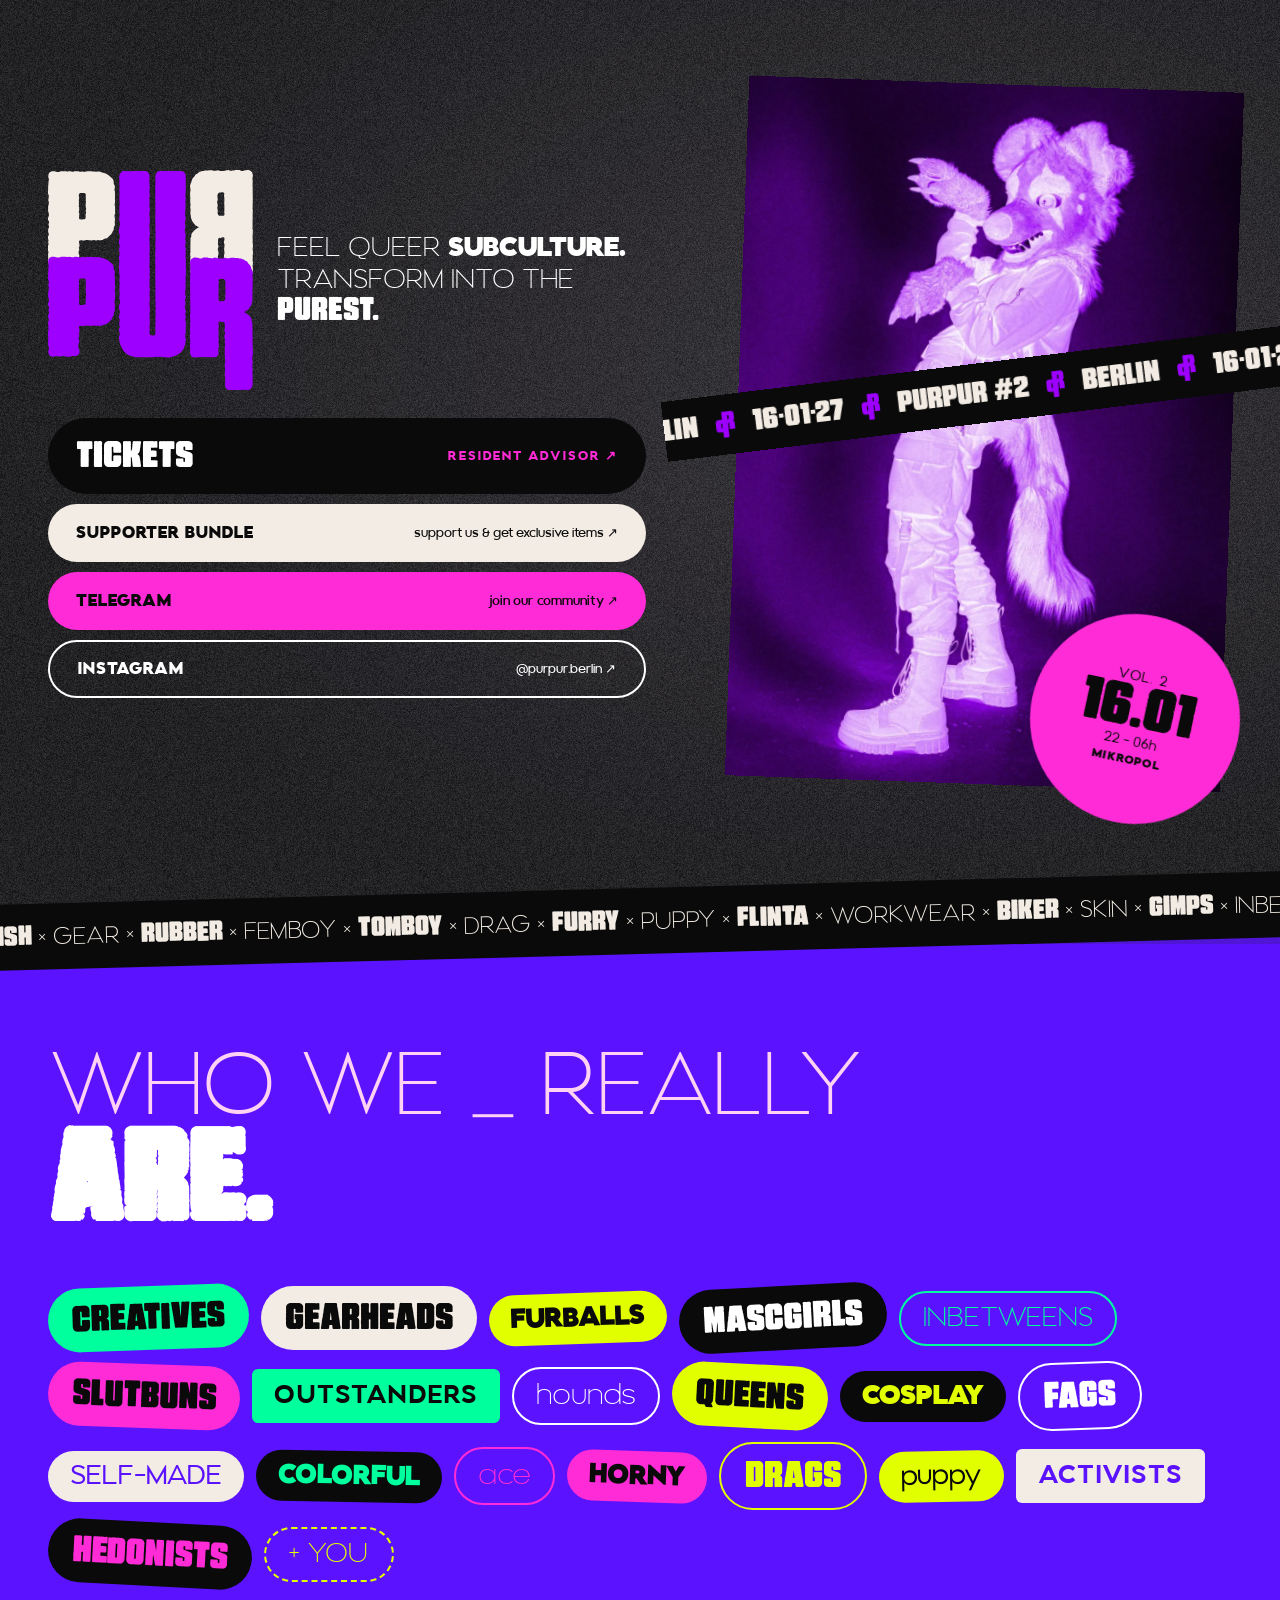
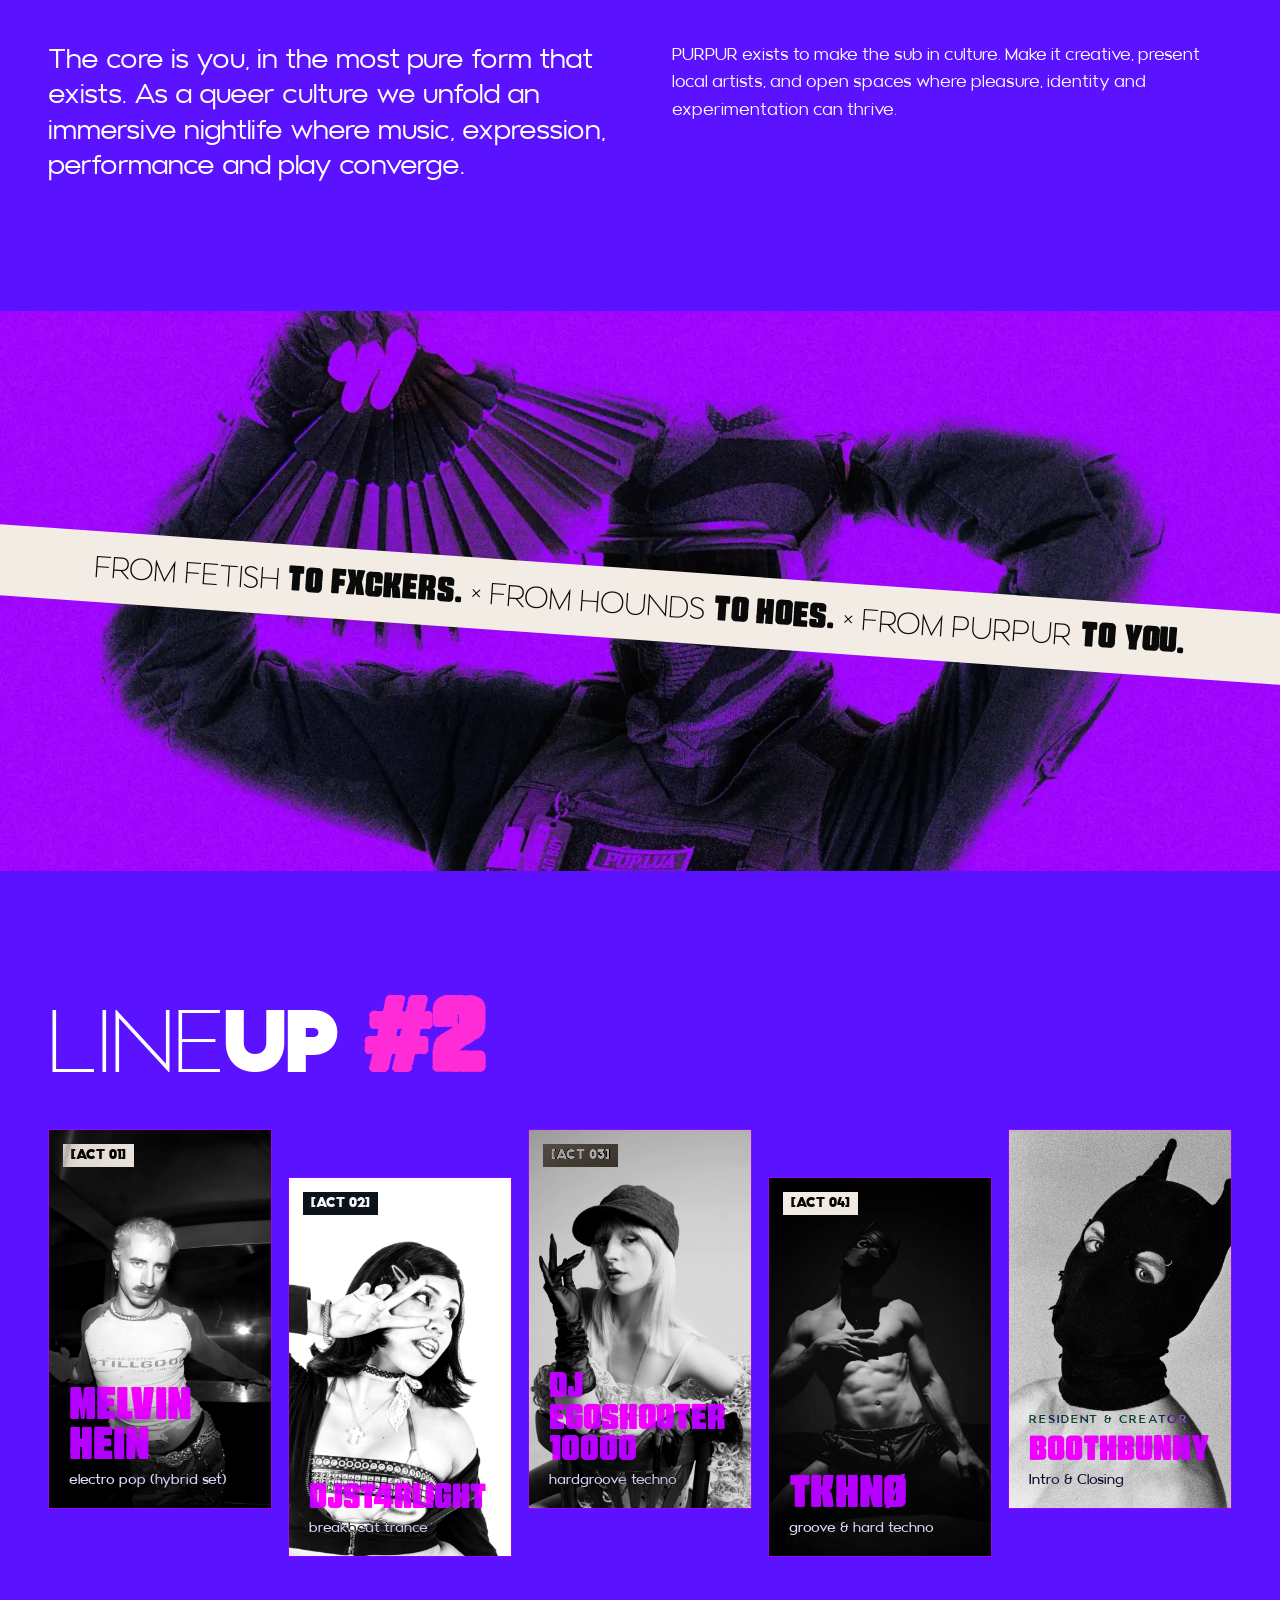
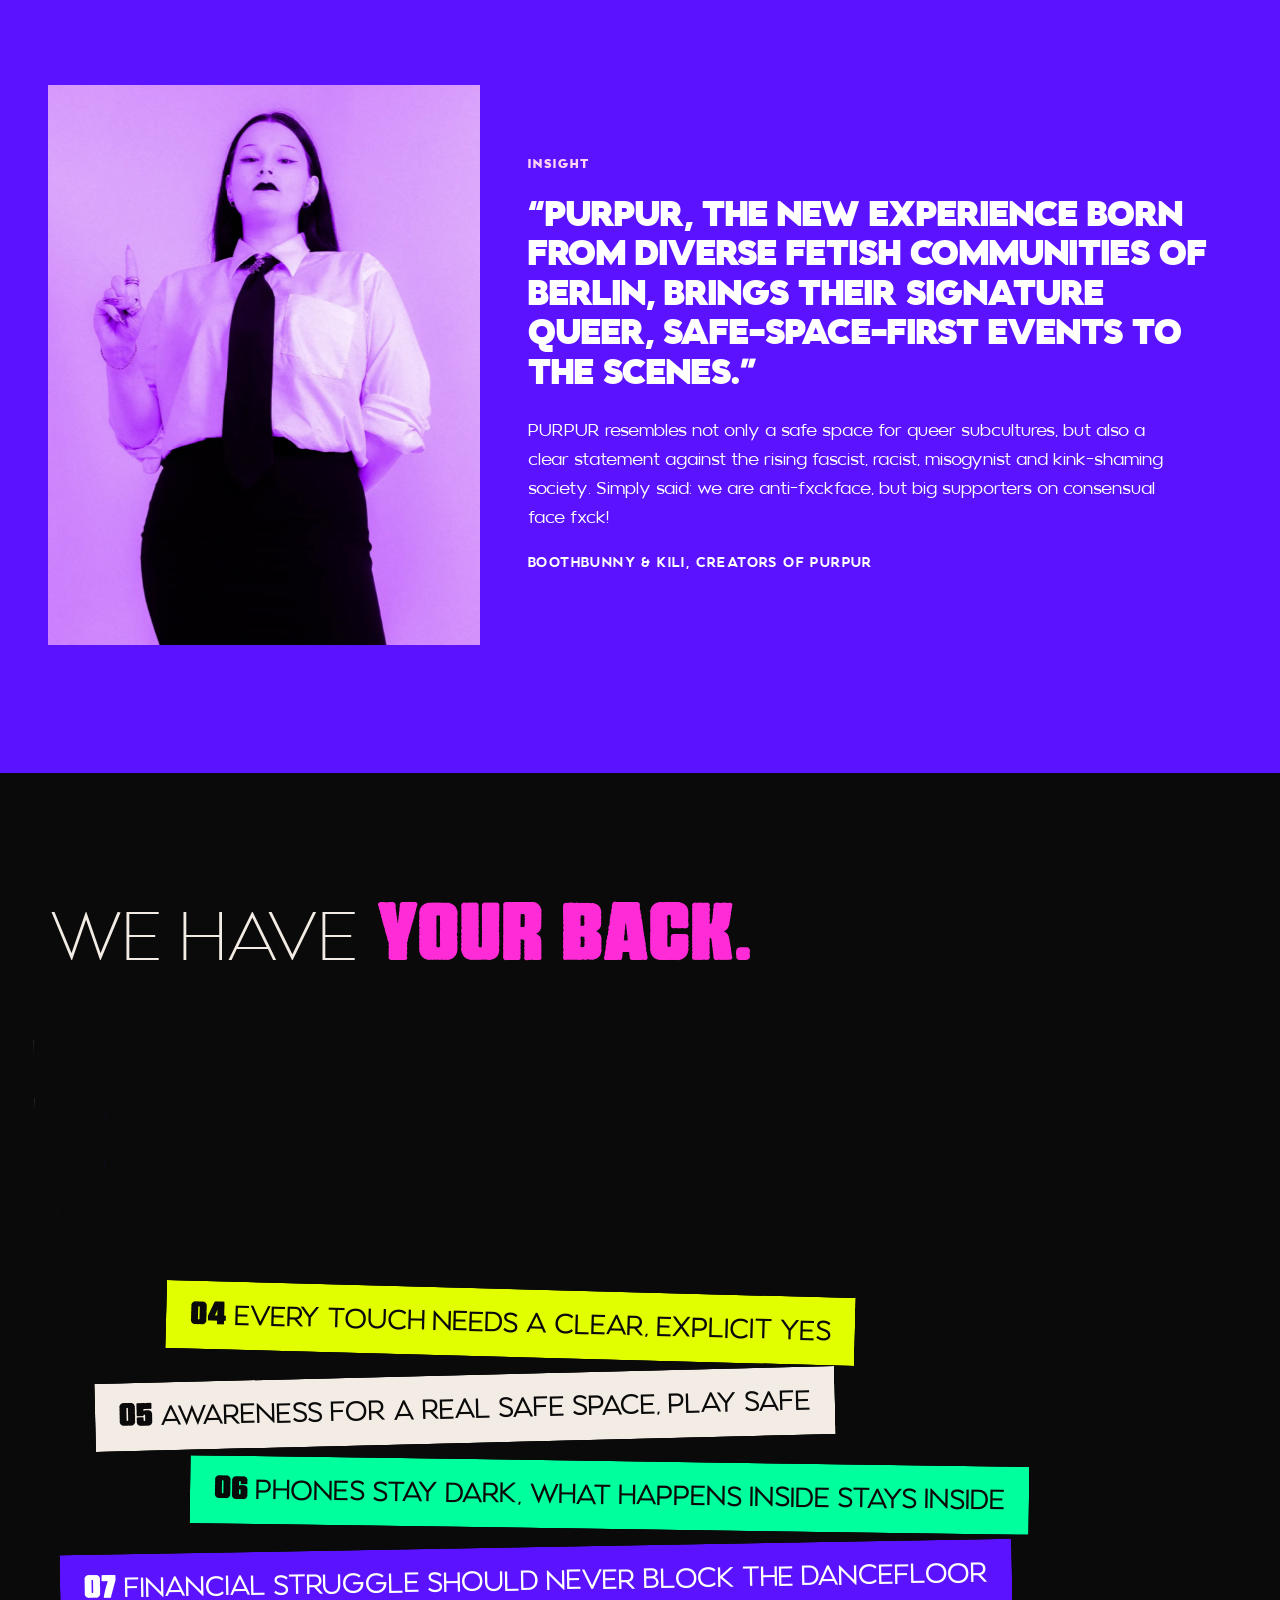
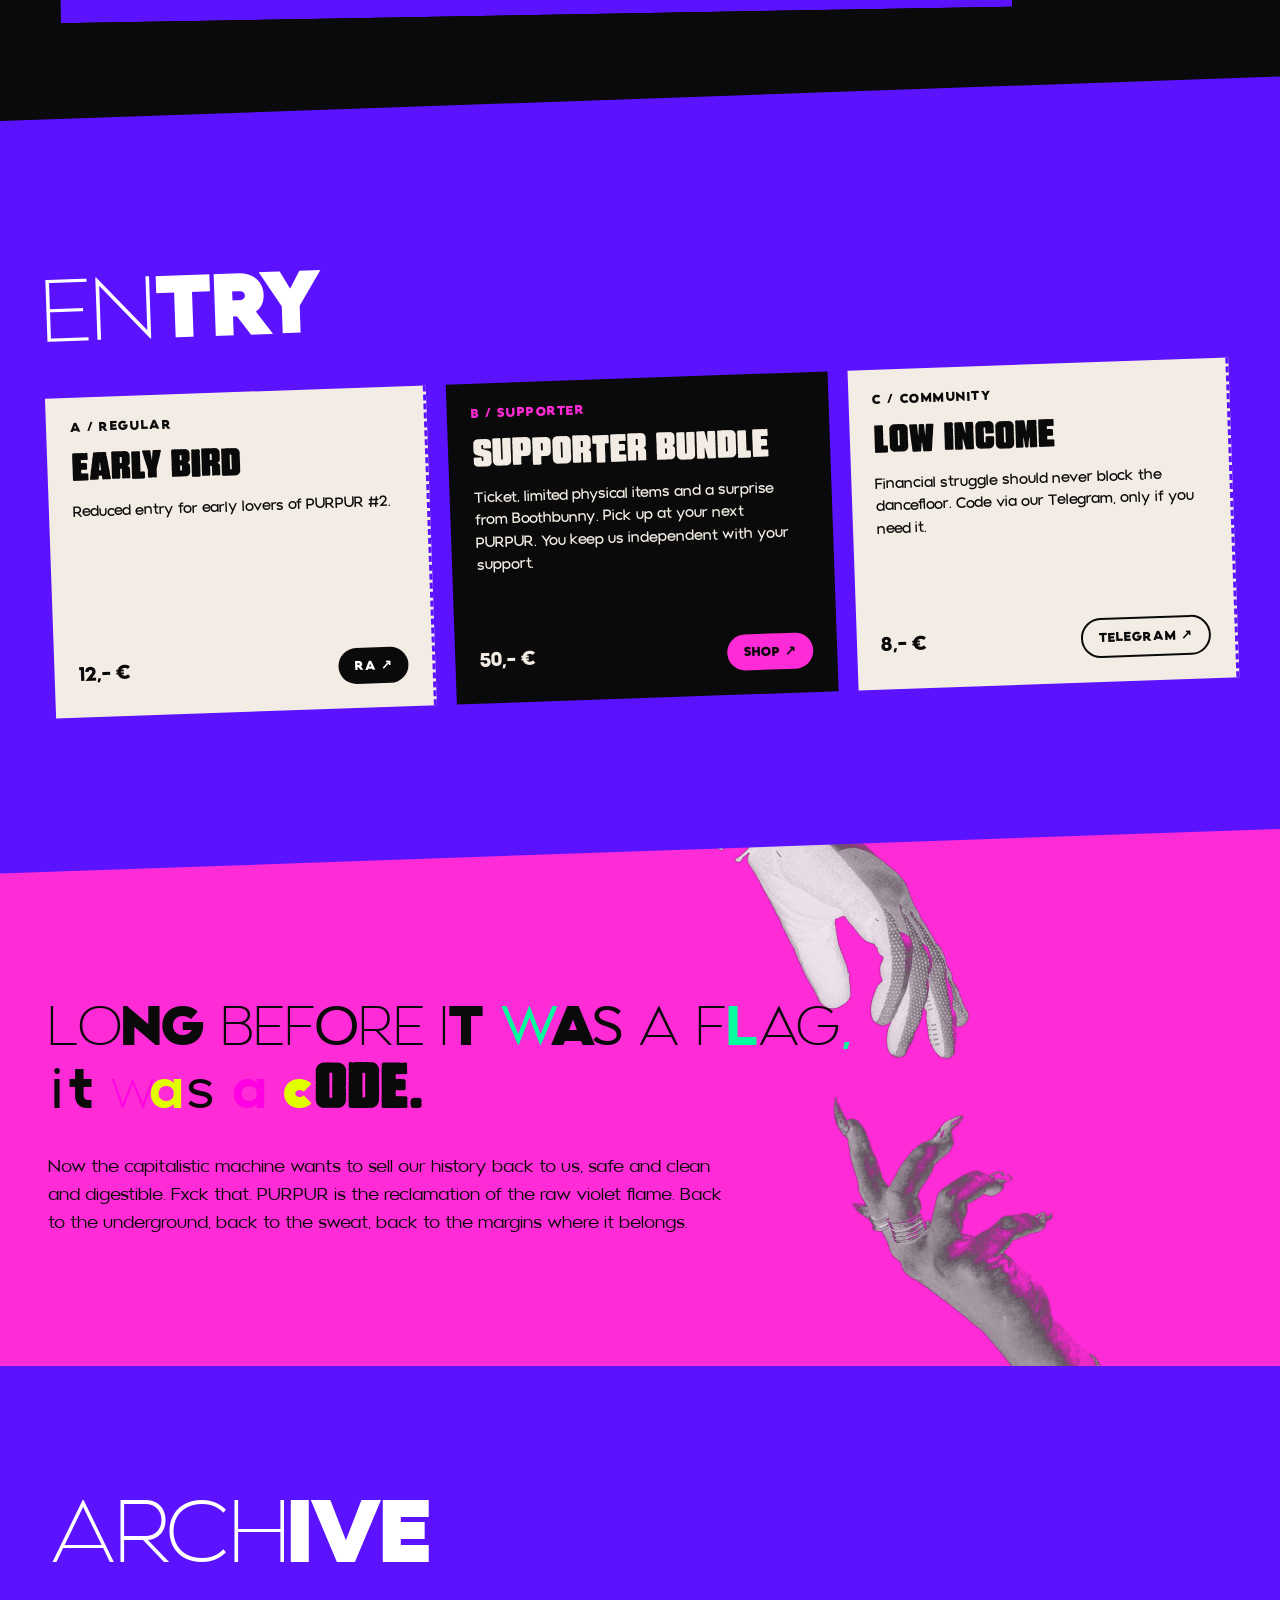
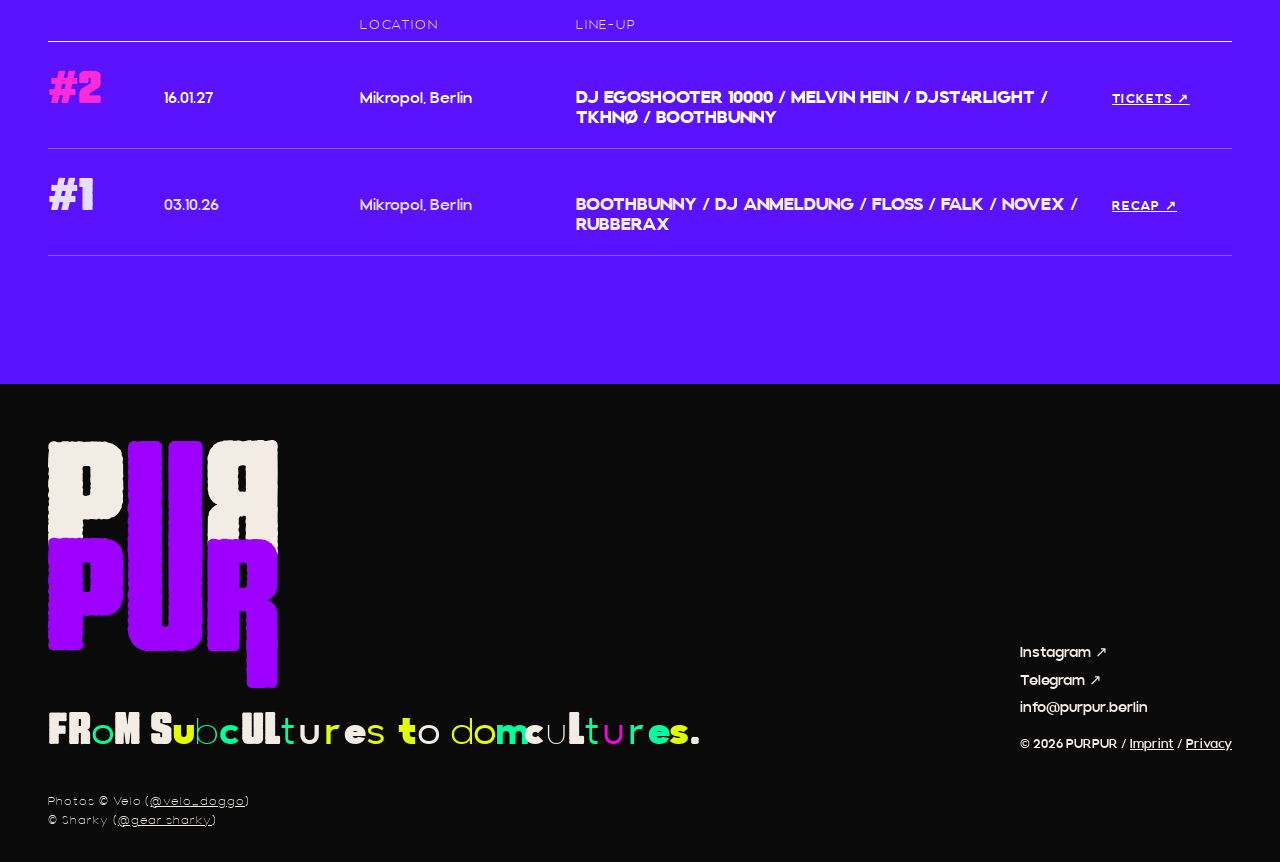
<file: index.html>
<!DOCTYPE html>
<html lang="en">
<head>
<meta charset="UTF-8" />
<meta name="viewport" content="width=device-width, initial-scale=1, viewport-fit=cover" />
<!-- Bestaetigung fuer die Google Search Console. Muss dauerhaft stehen
     bleiben, sonst verfaellt sie. Kein Geheimnis: der Wert ist dazu da,
     oeffentlich ausgeliefert zu werden. -->
<meta name="google-site-verification" content="QpMsPzyW_aeI2hhLV32euioIwnleOBwLdpFrVbeVzvk" />
<!-- Bestaetigung der Domain bei Meta (Business-Konto). Muss dauerhaft und
     statisch im <head> stehen, nicht per JavaScript -- sonst findet Meta
     sie nicht. Kein Geheimnis, wie der Google-Wert darueber. -->
<meta name="facebook-domain-verification" content="b59k8yzbrgegqb3vcmdwoxxhwulnm6" />
<meta name="theme-color" content="#5b12ff" />
<title>PURPUR / 16.01.27 / Berlin</title>
<meta name="description" content="PURPUR. A queer subculture night in Berlin. 16.01.27, 22 to 06h, Mikropol at Nollendorfplatz. Transform into the purest version of yourself." />
<meta property="og:type" content="website" />
<meta property="og:url" content="https://purpur.berlin/" />
<meta property="og:site_name" content="PURPUR" />
<meta property="og:title" content="PURPUR. Expressing queer subculture. 16-01-27 | Berlin" />
<meta property="og:description" content="Transform into the purest version of yourself." />
<meta property="og:image" content="https://purpur.berlin/assets/share-card-purpur.jpg?v=4" />
<meta property="og:image:width" content="1200" />
<meta property="og:image:height" content="1200" />
<meta property="og:image:type" content="image/jpeg" />
<meta property="og:image:alt" content="PURPUR wordmark on violet" />
<meta property="og:locale" content="en_GB" />
<script type="application/ld+json">
{"@context":"https://schema.org","@type":"WebSite","name":"PURPUR","alternateName":"PURPUR Berlin","url":"https://purpur.berlin/"}
</script>
<meta name="twitter:card" content="summary" />
<meta name="twitter:title" content="PURPUR. Expressing queer subculture. 16-01-27 | Berlin" />
<meta name="twitter:description" content="Transform into the purest version of yourself." />
<meta name="twitter:image" content="https://purpur.berlin/assets/share-card-purpur.jpg?v=4" />
<link rel="icon" href="/assets/favicon.svg" type="image/svg+xml" />
<link rel="icon" href="/assets/favicon-32.png" sizes="32x32" />
<link rel="apple-touch-icon" href="/assets/apple-touch-icon.png" />
<link rel="preload" href="/assets/fonts/Mosher-Regular.woff2" as="font" type="font/woff2" crossorigin />
<link rel="preload" href="/assets/fonts/GCFurion-Thin.woff2" as="font" type="font/woff2" crossorigin />
<link rel="preload" href="/assets/fonts/GCFurion-Black.woff2" as="font" type="font/woff2" crossorigin />
<link rel="stylesheet" href="/tape.css?v=14" />
<script src="/assets/stats.js" defer></script>
</head>
<body>
<div class="page" style="background: var(--ground); color: #ffffff; font-family: var(--font-text); font-weight: 400; min-height: 100vh; overflow: hidden">
  <div class="cursor" id="cursor" aria-hidden="true"><svg viewBox="0 0 40 40"><polygon class="cursor__sticker" points="20.00,1.00 22.16,4.95 25.35,1.77 26.31,6.17 30.27,4.02 29.95,8.51 34.36,7.56 32.79,11.78 37.28,12.11 34.58,15.72 38.81,17.30 35.20,20.00 38.81,22.70 34.58,24.28 37.28,27.89 32.79,28.22 34.36,32.44 29.95,31.49 30.27,35.98 26.31,33.83 25.35,38.23 22.16,35.05 20.00,39.00 17.84,35.05 14.65,38.23 13.69,33.83 9.73,35.98 10.05,31.49 5.64,32.44 7.21,28.22 2.72,27.89 5.42,24.28 1.19,22.70 4.80,20.00 1.19,17.30 5.42,15.72 2.72,12.11 7.21,11.78 5.64,7.56 10.05,8.51 9.73,4.02 13.69,6.17 14.65,1.77 17.84,4.95"/></svg></div>


  <div class="loader" id="loader" aria-hidden="true"><div class="loader__stage"><img class="loader__symbol" src="/Media/Logo_Animated/PURPUR-Turntable_pitch-0.webp" alt="" width="160" height="160" /><img class="loader__full" src="/Media/Logo_SVG/PURPUR-Logo-PurpleWhite.svg" alt="" width="240" height="258" /></div></div>

  <header class="nav" id="nav" style="position: fixed; z-index: 60; top: 0; left: 0; right: 0; display: flex; flex-wrap: wrap; justify-content: space-between; align-items: center; gap: 12px 24px; padding: 10px clamp(16px, 4vw, 48px); background: rgba(10, 10, 10, 0.82); backdrop-filter: blur(12px); font-size: 12px; font-weight: 500; letter-spacing: 0.18em; text-transform: uppercase">
    <a href="#top" aria-label="PURPUR home" style="display: block; line-height: 0"><img src="/Media/Logo_Animated/PURPUR-Turntable_pitch-minus30.webp" alt="PURPUR symbol" style="height: 48px; width: 48px"></a>
    <nav style="display: flex; flex-wrap: wrap; align-items: center; gap: 12px 28px" aria-label="Main">
      <a href="#lineup" style="text-decoration: none; color: #ffffff">Line-up</a>
      <a href="#manifesto" style="text-decoration: none; color: #ffffff">Manifesto</a>
      <a href="#entry" style="text-decoration: none; color: #ffffff">Entry</a>
      <a href="https://ra.co/events/2568513" style="text-decoration: none; background: var(--hot); color: #0a0a0a; padding: 13px 18px; font-weight: 700">Tickets ↗</a>
    </nav>
  </header>

  <section id="top" data-hero="1" style="position: relative; background-color: #1c1b1f; background-image: radial-gradient(ellipse at 70% 40%, #2c2a30 0%, #141316 70%); background-size: cover; overflow: hidden; padding: 84px clamp(16px, 4vw, 48px) 160px; display: flex; flex-wrap: wrap; gap: 48px; align-items: center">
    <div class="pp-grain" aria-hidden="true"></div>
    <div data-tilt="hero" style="position: relative; flex: 1 1 480px; min-width: 0; display: flex; flex-direction: column; gap: 28px">
      <div class="tl" style="transform: var(--t-hero-l0, translate(0)); display: flex; flex-wrap: wrap; align-items: center; gap: 24px">
        <div style="line-height: 0">
          <img src="/Media/Logo_SVG/PURPUR-Logo-PurpleWhite.svg" alt="PURPUR" style="width: clamp(160px, 16vw, 240px); height: auto;">
        </div>
        <p style="margin: 0; flex: 1 1 220px; font-size: clamp(22px, 2.2vw, 32px); line-height: 1.12; text-transform: uppercase"><span style="font-weight: 100">feel queer</span> <span style="font-weight: 900">subculture.</span> <span style="font-weight: 100">transform into the</span> <span style="font-family: var(--font-titel)">purest.</span></p>
      </div>
      <nav class="tl" aria-label="Tickets and links" style="transform: var(--t-hero-l1, translate(0)); display: flex; flex-direction: column; gap: 10px; max-width: 600px">
        <a class="pill" href="https://ra.co/events/2568513" style="display: flex; flex-wrap: wrap; justify-content: space-between; align-items: center; gap: 8px; min-height: 76px; padding: 12px 28px; box-sizing: border-box; border-radius: 999px; background: #0a0a0a; color: #ffffff; text-decoration: none">
          <span style="font-family: var(--font-titel); font-size: 32px; line-height: 1">Tickets</span>
          <span style="font-size: 13px; font-weight: 700; letter-spacing: 0.14em; text-transform: uppercase; color: var(--hot)">Resident Advisor ↗</span>
        </a>
        <a class="pill" href="https://boothbunny.net/products/supporter-bundle" style="display: flex; flex-wrap: wrap; justify-content: space-between; align-items: center; gap: 8px; min-height: 58px; padding: 10px 28px; box-sizing: border-box; border-radius: 999px; background: #f3ece4; color: #0a0a0a; text-decoration: none">
          <span style="font-size: 17px; font-weight: 800; text-transform: uppercase; letter-spacing: 0.06em">Supporter bundle</span>
          <span style="font-size: 13px; font-weight: 400"><span class="nur-breit">support us &amp; </span><span class="nur-mittel">get </span>exclusive items ↗</span>
        </a>
        <a class="pill" href="https://t.me/purpurberlin" style="display: flex; flex-wrap: wrap; justify-content: space-between; align-items: center; gap: 8px; min-height: 58px; padding: 10px 28px; box-sizing: border-box; border-radius: 999px; background: var(--hot); color: #0a0a0a; text-decoration: none">
          <span style="font-size: 17px; font-weight: 800; text-transform: uppercase; letter-spacing: 0.06em">Telegram</span>
          <span style="font-size: 13px; font-weight: 500">join our community ↗</span>
        </a>
        <a class="pill" href="https://instagram.com/purpur.berlin" style="display: flex; flex-wrap: wrap; justify-content: space-between; align-items: center; gap: 8px; min-height: 58px; padding: 10px 28px; box-sizing: border-box; border-radius: 999px; border: 2px solid #ffffff; color: #ffffff; text-decoration: none">
          <span style="font-size: 17px; font-weight: 800; text-transform: uppercase; letter-spacing: 0.06em">Instagram</span>
          <span style="font-size: 13px; font-weight: 400">@purpur.berlin ↗</span>
        </a>
      </nav>
    </div>
    <div data-tilt="photo" style="flex: 1 1 420px; min-width: 0; position: relative; height: 700px">
      <svg aria-hidden="true" width="0" height="0" style="position: absolute"><filter id="ppca-f" x="-5%" y="0%" width="110%" height="100%"><feColorMatrix in="SourceGraphic" type="matrix" values="1 0 0 0 0  0 0 0 0 0  0 0 0 0 0  0 0 0 1 0" result="r"></feColorMatrix><feOffset in="r" dx="-10" dy="0" result="r2"></feOffset><feColorMatrix in="SourceGraphic" type="matrix" values="0 0 0 0 0  0 1 0 0 0  0 0 0 0 0  0 0 0 1 0" result="g"></feColorMatrix><feColorMatrix in="SourceGraphic" type="matrix" values="0 0 0 0 0  0 0 0 0 0  0 0 1 0 0  0 0 0 1 0" result="b"></feColorMatrix><feOffset in="b" dx="10" dy="2" result="b2"></feOffset><feBlend in="r2" in2="g" mode="screen" result="rg"></feBlend><feBlend in="rg" in2="b2" mode="screen"></feBlend></filter></svg>
      <div class="tl slides" id="slides" role="img" aria-label="PURPUR photo slideshow" style="transform: rotate(2deg) var(--t-photo-l0, translate(0)); position: absolute; top: 0; left: 8%; width: 92%; height: 100%; overflow: hidden">
        <img class="slide is-active" src="/Media/Tape/fursuit-purp.webp" alt="Fursuiter in inverted violet light" style="position: absolute; inset: 0; width: 100%; height: 100%; object-fit: cover; object-position: 50% 30%">
        <img class="slide" src="/Media/Tape/tactical-purp.webp" alt="Person in tactical gear and goggles holding a fan, violet duotone" style="position: absolute; inset: 0; width: 100%; height: 100%; object-fit: cover; object-position: 55% 35%">
        <img class="slide" src="/Media/Tape/puppies-purp.webp" alt="Two people in hoods, infrared violet" style="position: absolute; inset: 0; width: 100%; height: 100%; object-fit: cover; object-position: 62% 40%">
        <img class="slide" src="/Media/Tape/leawonki-purp.webp" alt="Lea and Wonki: person in boots and tie leaning over another person, violet duotone" style="position: absolute; inset: 0; width: 100%; height: 100%; object-fit: cover; object-position: 45% 40%">
        <img class="slide" src="/Media/Tape/latex-pinkpurp.webp" alt="Hooded portrait in pink and violet infrared" style="position: absolute; inset: 0; width: 100%; height: 100%; object-fit: cover; object-position: 40% 40%">
      </div>
      <div style="position: absolute; left: -6%; right: -10%; top: 40%; transform: rotate(-7deg); background: #0a0a0a; color: #f3ece4; padding: 12px 0; display: flex; justify-content: center; align-items: center; gap: 18px; white-space: nowrap; overflow: hidden; font-family: var(--font-titel); font-size: 26px">
        <span>16-01-27</span><img src="/Media/Logo_SVG/PURPUR-Symbol-Purple.svg" alt="" style="height: 26px; width: auto"><span>PURPUR #2</span><img src="/Media/Logo_SVG/PURPUR-Symbol-Purple.svg" alt="" style="height: 26px; width: auto"><span>BERLIN</span><img src="/Media/Logo_SVG/PURPUR-Symbol-Purple.svg" alt="" style="height: 26px; width: auto"><span>16-01-27</span><img src="/Media/Logo_SVG/PURPUR-Symbol-Purple.svg" alt="" style="height: 26px; width: auto"><span>PURPUR #2</span><img src="/Media/Logo_SVG/PURPUR-Symbol-Purple.svg" alt="" style="height: 26px; width: auto"><span>BERLIN</span><img src="/Media/Logo_SVG/PURPUR-Symbol-Purple.svg" alt="" style="height: 26px; width: auto"><span>16-01-27</span><img src="/Media/Logo_SVG/PURPUR-Symbol-Purple.svg" alt="" style="height: 26px; width: auto"><span>PURPUR #2</span><img src="/Media/Logo_SVG/PURPUR-Symbol-Purple.svg" alt="" style="height: 26px; width: auto"><span>BERLIN</span><img src="/Media/Logo_SVG/PURPUR-Symbol-Purple.svg" alt="" style="height: 26px; width: auto">
      </div>
      <div style="position: absolute; right: -8px; bottom: -40px; width: 210px; height: 210px; border-radius: 50%; background: var(--hot); color: #0a0a0a; transform: rotate(12deg); display: flex; flex-direction: column; align-items: center; justify-content: center; text-align: center"><span style="font-size: 14px; font-weight: 300; text-transform: uppercase; letter-spacing: 0.1em">vol. 2</span>
        <span style="font-family: var(--font-titel); font-size: 52px; line-height: 0.95">16.01</span>
        <span style="font-size: 14px; font-weight: 300">22 - 06h</span>
        <span style="font-size: 12px; font-weight: 800; margin-top: 4px; letter-spacing: 0.1em">MIKROPOL</span>
      </div>
    </div>
  </section>

  <div style="position: relative; z-index: 3; background: #0a0a0a; color: #f3ece4; padding: 16px 0; transform: rotate(-1.5deg); margin: -56px -40px -36px; white-space: nowrap; overflow: hidden; font-size: 24px; text-transform: uppercase">
    <span style="font-family: var(--font-titel)">Fetish</span> <span style="font-weight: 100">× gear ×</span> <span style="font-family: var(--font-titel)">Rubber</span> <span style="font-weight: 100">× femboy ×</span> <span style="font-family: var(--font-titel)">Tomboy</span> <span style="font-weight: 100">× drag ×</span> <span style="font-family: var(--font-titel)">Furry</span> <span style="font-weight: 100">× puppy ×</span> <span style="font-family: var(--font-titel)">FLINTA</span> <span style="font-weight: 100">× workwear ×</span> <span style="font-family: var(--font-titel)">Biker</span> <span style="font-weight: 100">× skin ×</span> <span style="font-family: var(--font-titel)">Gimps</span> <span style="font-weight: 100">× inbetweens ×</span>
  </div>

  <section id="who" style="position: relative; overflow: hidden; padding: clamp(80px, 10vw, 140px) clamp(16px, 4vw, 48px)">
    <video data-bg="1" src="/Media/Tape/loop-reel.mp4" autoplay muted loop playsinline preload="metadata" aria-hidden="true" style="position: absolute; inset: 0; width: 100%; height: 100%; object-fit: cover; opacity: 0.8; filter: blur(5px); transform: scale(1.08)"></video>
    <div aria-hidden="true" style="position: absolute; inset: 0; background: linear-gradient(180deg, rgba(91, 18, 255, 0.85) 0%, rgba(91, 18, 255, 0.35) 30%, rgba(91, 18, 255, 0.35) 70%, rgba(91, 18, 255, 0.85) 100%)"></div>
    <div style="position: relative">
    <h2 data-tilt="who" style="margin: 0 0 48px; font-size: clamp(48px, 7vw, 110px); line-height: 0.95; text-transform: uppercase"><span class="tl" style="display: inline-block; transform: var(--t-who-l0, translate(0)); font-weight: 100; color: #ffd2f4" data-decode="who1">who we _ really</span><br><span class="tl" style="display: inline-block; transform: var(--t-who-l1, translate(0)); font-family: var(--font-titel); font-size: 110px" data-decode="who2">are.</span></h2>
    <div style="display: flex; flex-wrap: wrap; align-items: center; gap: 12px; max-width: 1240px">
      <span style="font-family: var(--font-titel); font-size: 32px; padding: 10px 24px; background: #00ff9d; color: #0a0a0a; border-radius: 999px; transform: rotate(-2deg)">Creatives</span>
      <span style="font-family: var(--font-titel); font-size: 32px; padding: 10px 24px; background: #f3ece4; color: #0a0a0a; border-radius: 999px">Gearheads</span>
      <span style="font-weight: 900; font-style: oblique 12deg; font-size: 28px; text-transform: uppercase; padding: 10px 22px; background: #e2ff00; color: #0a0a0a; border-radius: 999px; transform: rotate(-2deg)">Furballs</span>
      <span style="font-family: var(--font-titel); font-size: 32px; padding: 10px 24px; background: #0a0a0a; color: #ffffff; border-radius: 999px; transform: rotate(-3deg)">Mascgirls</span>
      <span style="font-weight: 100; font-size: 28px; text-transform: uppercase; padding: 10px 22px; border: 2px solid #00ff9d; color: #00ff9d; border-radius: 999px">Inbetweens</span>
      <span style="font-family: var(--font-titel); font-size: 32px; padding: 10px 24px; background: var(--hot); color: #0a0a0a; border-radius: 999px; transform: rotate(2deg)">Slutbuns</span>
      <span style="font-weight: 600; font-size: 26px; letter-spacing: 0.08em; text-transform: uppercase; padding: 12px 22px; background: #00ff9d; color: #0a0a0a; border-radius: 6px">Outstanders</span>
      <span style="font-weight: 100; font-style: oblique 12deg; font-size: 30px; text-transform: lowercase; padding: 10px 22px; border: 2px solid #ffffff; border-radius: 999px">hounds</span>
      <span style="font-family: var(--font-titel); font-size: 32px; padding: 10px 24px; background: #e2ff00; color: #0a0a0a; border-radius: 999px; transform: rotate(3deg)">Queens</span>
      <span style="font-weight: 900; font-size: 28px; text-transform: uppercase; padding: 10px 22px; background: #0a0a0a; color: #e2ff00; border-radius: 999px">Cosplay</span>
      <span style="font-family: var(--font-titel); font-size: 32px; padding: 10px 24px; border: 2px solid #ffffff; color: #ffffff; border-radius: 999px; transform: rotate(-2deg)">Fags</span>
      <span style="font-weight: 300; font-size: 28px; text-transform: uppercase; padding: 10px 22px; background: #f3ece4; color: #5b12ff; border-radius: 999px">Self-Made</span>
      <span style="font-weight: 900; font-style: oblique 12deg; font-size: 28px; text-transform: uppercase; padding: 10px 22px; background: #0a0a0a; color: #00ff9d; border-radius: 999px; transform: rotate(1deg)">Colorful</span>
      <span style="font-weight: 100; font-style: oblique 12deg; font-size: 30px; text-transform: lowercase; padding: 10px 22px; border: 2px solid var(--hot); color: var(--hot); border-radius: 999px">ace</span>
      <span style="font-weight: 900; font-size: 28px; text-transform: uppercase; padding: 10px 22px; background: var(--hot); color: #0a0a0a; border-radius: 999px; transform: rotate(2deg)">horny</span>
      <span style="font-family: var(--font-titel); font-size: 32px; padding: 10px 24px; border: 2px solid #e2ff00; color: #e2ff00; border-radius: 999px">drags</span>
      <span style="font-weight: 300; font-size: 28px; text-transform: lowercase; padding: 10px 22px; background: #e2ff00; color: #0a0a0a; border-radius: 999px; transform: rotate(-1deg)">puppy</span>
      <span style="font-weight: 600; font-size: 26px; letter-spacing: 0.08em; text-transform: uppercase; padding: 12px 22px; background: #f3ece4; color: #5b12ff; border-radius: 6px">activists</span>
      <span style="font-family: var(--font-titel); font-size: 32px; padding: 10px 24px; background: #0a0a0a; color: var(--hot); border-radius: 999px; transform: rotate(3deg)">hedonists</span>
      <span data-yourtag style="font-weight: 100; font-size: 28px; text-transform: uppercase; padding: 10px 22px; border: 2px dashed #e2ff00; color: #e2ff00; border-radius: 999px">+ you</span>
    </div>
    <div style="margin-top: 56px; display: flex; flex-wrap: wrap; gap: 32px 64px; max-width: 1240px">
      <p style="margin: 0; flex: 1 1 340px; font-size: clamp(22px, 2.2vw, 30px); font-weight: 300; line-height: 1.25">The core is you, in the most pure form that exists. As a queer culture we unfold an immersive nightlife where music, expression, performance and play converge.</p>
      <p style="margin: 0; flex: 1 1 340px; font-size: 17px; font-weight: 300; line-height: 1.6">PURPUR exists to make the sub in culture. Make it creative, present local artists, and open spaces where pleasure, identity and experimentation can thrive.</p>
    </div>
  </div>
  </section>

  <div style="position: relative; height: 560px; overflow: hidden">
    <img src="/Media/Tape/tactical-purp.webp" alt="Person in tactical gear and goggles holding a fan, violet duotone" style="width: 100%; height: 100%; object-fit: cover; object-position: 50% 35%; display: block">
    <div style="position: absolute; left: -40px; right: -40px; top: 46%; transform: rotate(4deg); background: #f3ece4; color: #0a0a0a; padding: 14px 0; text-align: center; font-size: clamp(20px, 2.4vw, 34px); white-space: nowrap; overflow: hidden; text-transform: uppercase; font-weight: 400"><span style="font-weight: 100">from fetish</span> <span style="font-family: var(--font-titel)">to fxckers.</span> <span style="font-weight: 100">×</span> <span style="font-weight: 100">from hounds</span> <span style="font-family: var(--font-titel)">to hoes.</span> <span style="font-weight: 100">×</span> <span style="font-weight: 100">from purpur</span> <span style="font-family: var(--font-titel)">to you.</span></div>
  </div>

  <section id="lineup" style="padding: clamp(80px, 10vw, 140px) clamp(16px, 4vw, 48px)">
    <h2 style="margin: 0 0 40px; font-size: clamp(48px, 7vw, 110px); line-height: 0.95; text-transform: uppercase"><span style="font-weight: 100">line</span><span style="font-weight: 900">up</span> <span style="font-family: var(--font-titel); color: var(--hot)">#2</span></h2>
    <div data-tilt="lineup" style="display: grid; grid-template-columns: repeat(auto-fit, minmax(220px, 1fr)); gap: 16px">
      <a class="tl act" href="https://www.instagram.com/melhein/" aria-label="Melvin Hein on Instagram" style="transform: var(--t-lineup-l0, translate(0)); position: relative; height: 380px; overflow: hidden">
        <img class="act__bild" src="/Media/Tape/artists/melvin-hein.webp" alt="Melvin Hein" width="800" height="1200" style="object-position: 50% 18%">
        <span class="act__nr">[ACT 01]</span>
        <span class="act__name" style="--em: 3.10">Melvin<br>Hein</span>
        <span class="act__info">electro pop (hybrid set)</span>
      </a>
      <a class="tl act" href="https://www.instagram.com/djst4rlight/" aria-label="djst4rlight on Instagram" style="transform: var(--t-lineup-l1, translate(0)); position: relative; height: 380px; margin-top: 48px; overflow: hidden">
        <img class="act__bild" src="/Media/Tape/artists/djst4rlight.webp" alt="djst4rlight" width="800" height="1200" style="object-position: 50% 12%">
        <span class="act__nr">[ACT 02]</span>
        <span class="act__name" style="--em: 5.88">djst4rlight</span>
        <span class="act__info">breakbeat trance</span>
      </a>
      <a class="tl act" href="https://www.instagram.com/dj.egoshooter10000/" aria-label="DJ EGOSHOOTER 10000 on Instagram" style="transform: var(--t-lineup-l2, translate(0)); position: relative; height: 380px; overflow: hidden">
        <img class="act__bild" src="/Media/Tape/artists/egoshooter.webp" alt="DJ EGOSHOOTER 10000" width="800" height="1200" style="object-position: 50% 22%">
        <span class="act__nr">[ACT 03]</span>
        <span class="act__name" style="--em: 5.71">DJ<br>EGOSHOOTER<br>10000</span>
        <span class="act__info">hardgroove techno</span>
      </a>
      <a class="tl act" href="https://www.instagram.com/puptekhno/" aria-label="TKHNØ on Instagram" style="transform: var(--t-lineup-l3, translate(0)); position: relative; height: 380px; margin-top: 48px; overflow: hidden">
        <img class="act__bild" src="/Media/Tape/artists/tkhno.webp" alt="TKHNØ" width="800" height="1200" style="object-position: 50% 8%">
        <span class="act__nr">[ACT 04]</span>
        <span class="act__name" style="--em: 2.97">TKHN&Oslash;</span>
        <span class="act__info">groove &amp; hard techno</span>
      </a>
      <a class="tl bb-card" href="https://boothbunny.net/" aria-label="Boothbunny" style="transform: var(--t-lineup-l4, translate(0)); position: relative; height: 380px; border: 1px solid #9d00ff; box-sizing: border-box; display: flex; flex-direction: column; justify-content: flex-end; padding: 20px; color: inherit; text-decoration: none"><span style="mix-blend-mode: difference; font-size: 12px; font-weight: 500; letter-spacing: 0.16em; text-transform: uppercase; color: rgb(197, 139, 255)">RESIDENT &amp; CREATOR</span>
        <span style="mix-blend-mode: difference; font-family: var(--font-titel); font-size: 40px; line-height: 1; margin-top: 8px; color: rgb(255, 255, 255)">Boothbunny</span>
        <span style="mix-blend-mode: difference; margin-top: 8px; font-size: 14px; color: rgb(230, 220, 255)">Intro &amp; Closing</span>
      </a>
    </div>
  </section>

  <section data-tilt="insight" style="padding: 0 clamp(16px, 4vw, 48px) clamp(80px, 10vw, 140px); display: flex; flex-wrap: wrap; gap: 48px; align-items: center">
    <img class="tl" src="/Media/Tape/lea-purp.webp" alt="Person in shirt and tie on violet, raised hand" style="transform: var(--t-insight-l0, translate(0)); flex: 1 1 320px; min-width: 0; max-width: 460px; height: 560px; object-fit: cover; object-position: 50% 25%">
    <div class="tl" style="transform: var(--t-insight-l1, translate(0)); flex: 2 1 480px; min-width: 0; display: flex; flex-direction: column; gap: 24px">
      <span style="font-size: 13px; font-weight: 800; letter-spacing: 0.16em; text-transform: uppercase; color: #ffd2f4" data-decode="ins">Insight</span>
      <p style="margin: 0; font-size: clamp(26px, 2.8vw, 42px); font-weight: 900; line-height: 1.1; text-transform: uppercase">“PURPUR, the new experience born from diverse fetish communities of Berlin, brings their signature queer, safe-space-first events to the scenes.”</p>
      <p style="margin: 0; font-size: 18px; font-weight: 300; line-height: 1.6; max-width: 640px">PURPUR resembles not only a safe space for queer subcultures, but also a clear statement against the rising fascist, racist, misogynist and kink-shaming society. Simply said: we are anti-fxckface, but big supporters on consensual face fxck!</p>
      <span style="font-size: 14px; font-weight: 600; text-transform: uppercase; letter-spacing: 0.1em">Boothbunny &amp; Kili, creators of PURPUR</span>
    </div>
  </section>

  <section style="position: relative; overflow: hidden; padding: clamp(80px, 10vw, 140px) clamp(16px, 4vw, 48px); background: #0a0a0a; color: #f3ece4">
    <video data-bg="1" src="/Media/Tape/loop-backs.mp4" autoplay muted loop playsinline preload="metadata" aria-hidden="true" style="position: absolute; inset: 0; width: 100%; height: 100%; object-fit: cover; opacity: 0.45; filter: blur(6px); transform: scale(1.08)"></video>
    <div aria-hidden="true" style="position: absolute; inset: 0; background: linear-gradient(180deg, #0a0a0a 0%, rgba(10, 10, 10, 0.5) 25%, rgba(10, 10, 10, 0.5) 75%, #0a0a0a 100%)"></div>
    <div style="position: relative">
    <h2 style="margin: 0 0 56px; font-size: clamp(40px, 5.5vw, 84px); line-height: 1; text-transform: uppercase"><span style="font-weight: 100">we have</span> <span style="font-family: var(--font-titel); font-weight: 400; color: var(--hot)">your back.</span></h2>
    <div style="display: flex; flex-direction: column; gap: 18px; align-items: flex-start">
      <div data-tape style="background: #f3ece4; color: #0a0a0a; padding: 14px 24px; transform: rotate(-1deg); margin-left: 0; font-size: clamp(18px, 2.2vw, 30px); text-transform: uppercase; max-width: 100%; box-sizing: border-box"><span style="font-family: var(--font-titel)">01</span> <span style="font-weight: 300">come as you really are. THE PUREST VERSION OF YOURSELF.</span></div>
      <div data-tape style="background: var(--ground); color: #ffffff; padding: 14px 24px; transform: rotate(1.2deg); margin-left: 6%; font-size: clamp(18px, 2.2vw, 30px); text-transform: uppercase; max-width: 100%; box-sizing: border-box"><span style="font-family: var(--font-titel)">02</span> <span style="font-weight: 300">curated local artists, live performance, QUEER ACTS</span></div>
      <div data-tape style="background: #ff8ad8; color: #0a0a0a; padding: 14px 24px; transform: rotate(-0.6deg); margin-left: 2%; font-size: clamp(18px, 2.2vw, 30px); text-transform: uppercase; max-width: 100%; box-sizing: border-box"><span style="font-family: var(--font-titel)">03</span> <span style="font-weight: 300">hard sanctuary against nazis, racism, SHAMERS AND other fxckers</span></div>
      <div data-tape style="background: #e2ff00; color: #0a0a0a; padding: 14px 24px; transform: rotate(1.5deg); margin-left: 10%; font-size: clamp(18px, 2.2vw, 30px); text-transform: uppercase; max-width: 100%; box-sizing: border-box"><span style="font-family: var(--font-titel)">04</span> <span style="font-weight: 300">every touch needs a clear, explicit yes</span></div>
      <div data-tape style="background: #f3ece4; color: #0a0a0a; padding: 14px 24px; transform: rotate(-1.4deg); margin-left: 4%; font-size: clamp(18px, 2.2vw, 30px); text-transform: uppercase; max-width: 100%; box-sizing: border-box"><span style="font-family: var(--font-titel)">05</span> <span style="font-weight: 300">awareness for a real safe space, PLAY SAFE</span></div>
      <div data-tape style="background: #00ff9d; color: #0a0a0a; padding: 14px 24px; transform: rotate(0.8deg); margin-left: 12%; font-size: clamp(18px, 2.2vw, 30px); text-transform: uppercase; max-width: 100%; box-sizing: border-box"><span style="font-family: var(--font-titel)">06</span> <span style="font-weight: 300">phones stay dark, what happens inside stays inside</span></div>
      <div data-tape style="background: var(--ground); color: #ffffff; padding: 14px 24px; transform: rotate(-1deg); margin-left: 1%; font-size: clamp(18px, 2.2vw, 30px); text-transform: uppercase; max-width: 100%; box-sizing: border-box"><span style="font-family: var(--font-titel)">07</span> <span style="font-weight: 300">financial struggle should never block the dancefloor</span></div>
    </div>
  </div>
  </section>

  <section id="entry" style="padding: clamp(100px, 12vw, 170px) clamp(16px, 4vw, 48px); transform: rotate(-2deg); transform-origin: 50% 50%">
    <h2 style="margin: 0 0 40px; font-size: clamp(48px, 7vw, 110px); line-height: 0.95; text-transform: uppercase"><span style="font-weight: 100">en</span><span style="font-weight: 900">try</span></h2>
    <div style="display: grid; grid-template-columns: repeat(auto-fit, minmax(250px, 1fr)); gap: 20px">
      <a class="tk" href="https://ra.co/events/2568513" style="text-decoration: none; display: flex; flex-direction: column; gap: 16px; min-height: 320px; padding: 24px; background: #f3ece4; color: #0a0a0a; border-right: 3px dashed var(--ground); box-sizing: border-box">
        <span style="font-size: 13px; font-weight: 800; text-transform: uppercase; letter-spacing: 0.12em; color: #0a0a0a">A / Regular</span>
        <span style="font-family: var(--font-titel); font-size: 34px; line-height: 1">EARLY BIRD</span>
        <span style="font-size: 15px; font-weight: 400; line-height: 1.5">Reduced entry for early lovers of PURPUR #2.</span>
        <div style="margin-top: auto; display: flex; flex-wrap: wrap; align-items: center; justify-content: space-between; gap: 10px">
          <span style="font-size: 20px; font-weight: 700">12,- €</span>
          <span style="text-decoration: none; padding: 10px 16px; border-radius: 999px; font-size: 13px; font-weight: 800; letter-spacing: 0.08em; text-transform: uppercase; background: #0a0a0a; color: #ffffff">RA ↗</span>
        </div>
      </a>
      <a class="tk" href="https://boothbunny.net/products/supporter-bundle" style="text-decoration: none; display: flex; flex-direction: column; gap: 16px; min-height: 320px; padding: 24px; background: #0a0a0a; color: #f3ece4; box-sizing: border-box">
        <span style="font-size: 13px; font-weight: 800; text-transform: uppercase; letter-spacing: 0.12em; color: var(--hot)">B / Supporter</span>
        <span style="font-family: var(--font-titel); font-size: 34px; line-height: 1">Supporter bundle</span>
        <span style="font-size: 15px; font-weight: 400; line-height: 1.5">Ticket, limited physical items and a surprise from Boothbunny. Pick up at your next PURPUR. You keep us independent with your support.</span>
        <div style="margin-top: auto; display: flex; flex-wrap: wrap; align-items: center; justify-content: space-between; gap: 10px">
          <span style="font-size: 20px; font-weight: 700">50,- €</span>
          <span style="text-decoration: none; padding: 10px 16px; border-radius: 999px; font-size: 13px; font-weight: 800; letter-spacing: 0.08em; text-transform: uppercase; background: var(--hot); color: #0a0a0a">Shop ↗</span>
        </div>
      </a>
      <a class="tk" href="https://t.me/purpurberlin" style="text-decoration: none; display: flex; flex-direction: column; gap: 16px; min-height: 320px; padding: 24px; background: #f3ece4; color: #0a0a0a; border-right: 3px dashed var(--ground); box-sizing: border-box">
        <span style="font-size: 13px; font-weight: 800; text-transform: uppercase; letter-spacing: 0.12em; color: #0a0a0a">C / Community</span>
        <span style="font-family: var(--font-titel); font-size: 34px; line-height: 1">Low income</span>
        <span style="font-size: 15px; font-weight: 400; line-height: 1.5">Financial struggle should never block the dancefloor. Code via our Telegram, only if you need it.</span>
        <div style="margin-top: auto; display: flex; flex-wrap: wrap; align-items: center; justify-content: space-between; gap: 10px">
          <span style="font-size: 20px; font-weight: 700">8,- €</span>
          <span style="text-decoration: none; padding: 10px 16px; border-radius: 999px; font-size: 13px; font-weight: 800; letter-spacing: 0.08em; text-transform: uppercase; border: 2px solid #0a0a0a; color: #0a0a0a">Telegram ↗</span>
        </div>
      </a>
      
    </div>
  </section>

  <section id="manifesto" style="position: relative; overflow: hidden; padding: clamp(80px, 10vw, 140px) clamp(16px, 4vw, 48px); background: var(--hot); color: #0a0a0a">
    <img src="/Media/Tape/hands-cutout.webp" alt="" aria-hidden="true" style="position: absolute; right: clamp(0px, 21vw, 360px); top: -200px; height: calc(100% + 400px); width: auto; opacity: 0.95; transform: rotate(-32deg); transform-origin: 50% 50%">
    <div aria-hidden="true" style="position: absolute; inset: 0; background: transparent"></div>
    <div style="position: relative">
    <p data-tilt="flag" style="margin: 0; font-size: clamp(32px, 4.4vw, 68px); line-height: 1.05; max-width: 1200px; text-transform: uppercase"><span class="tl" style="display: inline-block; transform: var(--t-flag-l0, translate(0)); font-weight: 100" data-decode="flag1">long before it was a flag,</span> <span class="tl" style="display: inline-block; transform: var(--t-flag-l1, translate(0)); font-family: var(--font-titel); text-transform: none" data-decode="flag2">it was a code.</span></p>
    <p style="margin: 32px 0 0; max-width: 680px; font-size: 18px; line-height: 1.55; font-weight: 300">Now the capitalistic machine wants to sell our history back to us, safe and clean and digestible. Fxck that. PURPUR is the reclamation of the raw violet flame. Back to the underground, back to the sweat, back to the margins where it belongs.</p>
  </div>
  </section>

  <section id="archive" style="padding: clamp(80px, 10vw, 140px) clamp(16px, 4vw, 48px)">
    <h2 style="margin: 0 0 40px; font-size: clamp(48px, 7vw, 110px); line-height: 0.95; text-transform: uppercase"><span style="font-weight: 100">arch</span><span style="font-weight: 900">ive</span></h2>
    <div style="overflow-x: auto">
      <div style="min-width: 760px; display: grid; grid-template-columns: 100px 180px 200px minmax(0, 1fr) 120px; gap: 16px; padding: 0 0 8px; align-items: end">
        <span></span><span></span><span style="font-size: 13px; font-weight: 200; letter-spacing: 0.14em; text-transform: uppercase; color: #e6dcff">Location</span><span style="font-size: 13px; font-weight: 200; letter-spacing: 0.14em; text-transform: uppercase; color: #e6dcff">Line-up</span><span></span>
      </div>
      <div style="min-width: 760px; display: flex; flex-direction: column; border-top: 1px solid #ffffff">
        <div style="display: grid; grid-template-columns: 100px 180px 200px minmax(0, 1fr) 120px; gap: 16px; padding: 20px 0; border-bottom: 1px solid rgba(255, 255, 255, 0.3); align-items: baseline"><span style="font-family: var(--font-titel); font-size: 40px; color: rgb(255, 43, 214)">#2</span>
          <span style="font-size: 16px; font-weight: 500">16.01.27</span>
          <span style="font-size: 16px; font-weight: 500">Mikropol, Berlin</span>
          <span style="font-size: 18px; font-weight: 700; text-transform: uppercase">DJ Egoshooter 10000 / Melvin Hein / djst4rlight / TKHN&Oslash; / Boothbunny</span>
          <a href="https://ra.co/events/2568513" style="font-size: 13px; font-weight: 600; text-transform: uppercase; letter-spacing: 0.1em">Tickets ↗</a>
        </div>
        <div style="display: grid; grid-template-columns: 100px 180px 200px minmax(0, 1fr) 120px; gap: 16px; padding: 20px 0; border-bottom: 1px solid rgba(255, 255, 255, 0.3); align-items: baseline; color: #e6dcff"><span style="font-family: var(--font-titel); font-size: 40px">#1</span>
          <span style="font-size: 16px; font-weight: 500">03.10.26</span>
          <span style="font-size: 16px; font-weight: 500">Mikropol, Berlin</span>
          <span style="font-size: 18px; font-weight: 700; text-transform: uppercase; color: rgb(243, 236, 228)">Boothbunny / DJ Anmeldung / Floss / Falk / Novex / Rubberax</span>
          <a href="https://ra.co/events/2518411" style="font-size: 13px; font-weight: 600; text-transform: uppercase; letter-spacing: 0.1em">Recap ↗</a>
        </div>
      </div>
    </div>
  </section>

  <footer style="padding: 56px clamp(16px, 4vw, 48px) 32px; background: #0a0a0a; color: #f3ece4; display: flex; flex-wrap: wrap; justify-content: space-between; align-items: flex-end; gap: 32px">
    <div style="display: flex; flex-direction: column; gap: 24px">
      <img src="/Media/Logo_SVG/PURPUR-Logo-PurpleWhite.svg" alt="PURPUR" style="width: clamp(160px, 18vw, 260px); height: auto">
      <span style="font-family: var(--font-titel); font-size: clamp(28px, 3vw, 44px); line-height: 1" data-decode="dom"><span style="font-family: var(--font-text); font-weight: 100"><span style="color: rgb(233, 227, 240); font-family: var(--font-text);Helvetica Neue&quot;, Arial, sans-serif; font-size: 37.44px; text-transform: uppercase">From subcultures to domcultures.</span></span></span>
    </div>
    <div style="display: flex; flex-direction: column; gap: 10px; font-size: 15px; font-weight: 500">
      <a href="https://instagram.com/purpur.berlin" style="text-decoration: none; color: #f3ece4">Instagram ↗</a>
      <a href="https://t.me/purpurberlin" style="text-decoration: none; color: #f3ece4">Telegram ↗</a>
      <a href="mailto:info@purpur.berlin" style="text-decoration: none; color: #f3ece4">info@purpur.berlin</a>
      <span style="margin-top: 12px; font-size: 13px">© 2026 PURPUR / <a href="https://purpur.berlin/imprint.html" style="color: #f3ece4">Imprint</a> / <a href="https://purpur.berlin/privacy.html" style="color: #f3ece4">Privacy</a></span>
    </div>
    <p style="flex-basis: 100%; margin: 8px 0 0; font-size: 12px; font-weight: 100; letter-spacing: 0.08em; line-height: 1.6; color: #f3ece4; text-align: start">Photos © Velo (<a href="https://instagram.com/velo_doggo" style="color: rgb(243, 236, 228)">@velo_doggo</a>) <br><span style="letter-spacing: 0.96px">© </span>Sharky (<a href="https://instagram.com/gear.sharky" style="color: rgb(243, 236, 228)">@gear.sharky</a>).<br></p>
  </footer>
</div>
<script src="/tape.js?v=7" defer></script>
</body>
</html>
</file>
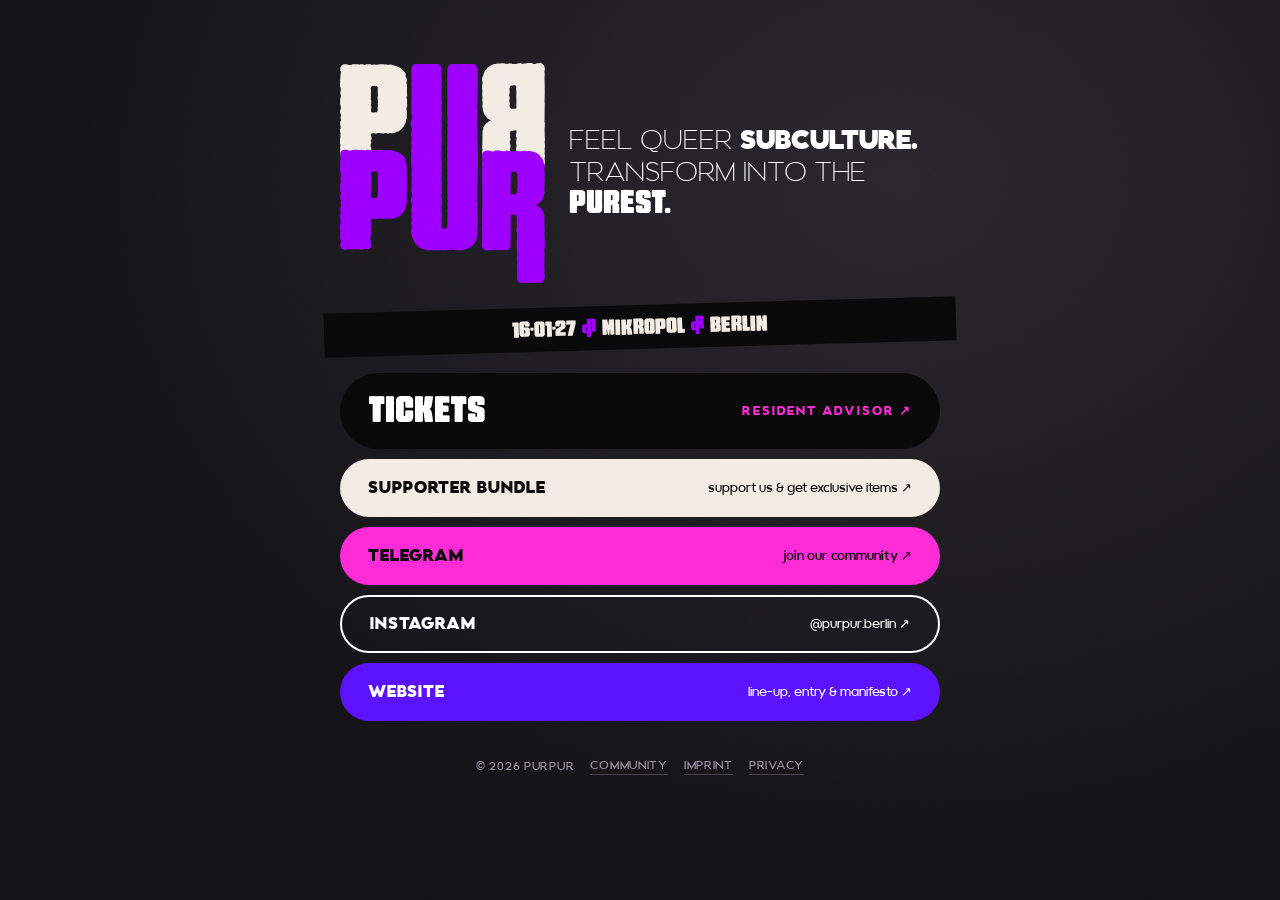
<file: link/index.html>
<!doctype html>
<html lang="en">
<head>
<meta charset="utf-8" />
<meta name="viewport" content="width=device-width, initial-scale=1" />
<title>PURPUR / Links</title>
<meta name="description" content="All PURPUR links in one place: tickets, supporter bundle, Telegram and Instagram." />
<!-- Linkseite fuer die Profil-Biografien. Nicht in den Suchindex, damit sie
     der Startseite nicht als duennes Duplikat in die Quere kommt. -->
<meta name="robots" content="noindex, follow" />
<meta name="theme-color" content="#5b12ff" />
<meta property="og:type" content="website" />
<meta property="og:url" content="https://purpur.berlin/link/" />
<meta property="og:site_name" content="PURPUR" />
<meta property="og:title" content="PURPUR. Expressing queer subculture. 16-01-27 | Berlin" />
<meta property="og:description" content="Transform into the purest version of yourself." />
<meta property="og:image" content="https://purpur.berlin/assets/share-card-purpur.jpg?v=4" />
<meta property="og:image:width" content="1200" />
<meta property="og:image:height" content="1200" />
<meta property="og:image:type" content="image/jpeg" />
<meta property="og:image:alt" content="PURPUR wordmark on violet" />
<meta property="og:locale" content="en_GB" />
<meta name="twitter:card" content="summary" />
<meta name="twitter:title" content="PURPUR. Expressing queer subculture. 16-01-27 | Berlin" />
<meta name="twitter:description" content="Transform into the purest version of yourself." />
<meta name="twitter:image" content="https://purpur.berlin/assets/share-card-purpur.jpg?v=4" />
<link rel="canonical" href="https://purpur.berlin/" />
<link rel="icon" href="/assets/favicon.svg" type="image/svg+xml" />
<link rel="icon" href="/assets/favicon-32.png" sizes="32x32" />
<link rel="apple-touch-icon" href="/assets/apple-touch-icon.png" />
<link rel="preload" href="/assets/fonts/Mosher-Regular.woff2" as="font" type="font/woff2" crossorigin />
<link rel="preload" href="/assets/fonts/GCFurion-ExtraBold.woff2" as="font" type="font/woff2" crossorigin />
<link rel="preload" href="/assets/fonts/GCFurion-Thin.woff2" as="font" type="font/woff2" crossorigin />
<link rel="preload" href="/assets/fonts/GCFurion-Black.woff2" as="font" type="font/woff2" crossorigin />
<link rel="stylesheet" href="/link/link.css?v=2" />
<script src="/assets/stats.js" defer></script>
</head>
<body>
<div class="grain" aria-hidden="true"></div>

<main class="wrap">
  <header class="kopf">
    <a href="/" aria-label="PURPUR home">
      <img src="/Media/Logo_SVG/PURPUR-Logo-PurpleWhite.svg" alt="PURPUR" width="190" height="204" />
    </a>
    <p class="claim"><span class="duenn">feel queer</span> <b>subculture.</b> <span class="duenn">transform into the</span> <span class="mosher">purest.</span></p>
  </header>

  <div class="band">
    <span>16-01-27</span><img src="/Media/Logo_SVG/PURPUR-Symbol-Purple.svg" alt="" width="12" height="17" /><span>MIKROPOL</span><img src="/Media/Logo_SVG/PURPUR-Symbol-Purple.svg" alt="" width="12" height="17" /><span>BERLIN</span>
  </div>

  <nav class="reihe" aria-label="PURPUR links">
    <a class="pill pill--haupt" href="https://ra.co/events/2568513">
      <span class="was">Tickets</span>
      <span class="wo">Resident Advisor &#8599;</span>
    </a>
    <a class="pill pill--bone" href="https://boothbunny.net/products/supporter-bundle">
      <span class="was">Supporter bundle</span>
      <span class="wo"><span class="nur-breit">support us &amp; </span><span class="nur-mittel">get </span>exclusive items &#8599;</span>
    </a>
    <a class="pill pill--hot" href="https://t.me/purpurberlin">
      <span class="was">Telegram</span>
      <span class="wo">join our community &#8599;</span>
    </a>
    <a class="pill pill--linie" href="https://instagram.com/purpur.berlin">
      <span class="was">Instagram</span>
      <span class="wo">@purpur.berlin &#8599;</span>
    </a>
    <a class="pill pill--purpur" href="/">
      <span class="was">Website</span>
      <span class="wo">line-up, entry &amp; manifesto &#8599;</span>
    </a>
  </nav>

  <footer class="fuss">
    <span>&copy; 2026 PURPUR</span>
    <a href="/community.html">Community</a>
    <a href="/imprint.html">Imprint</a>
    <a href="/privacy.html">Privacy</a>
  </footer>
</main>
</body>
</html>
</file>
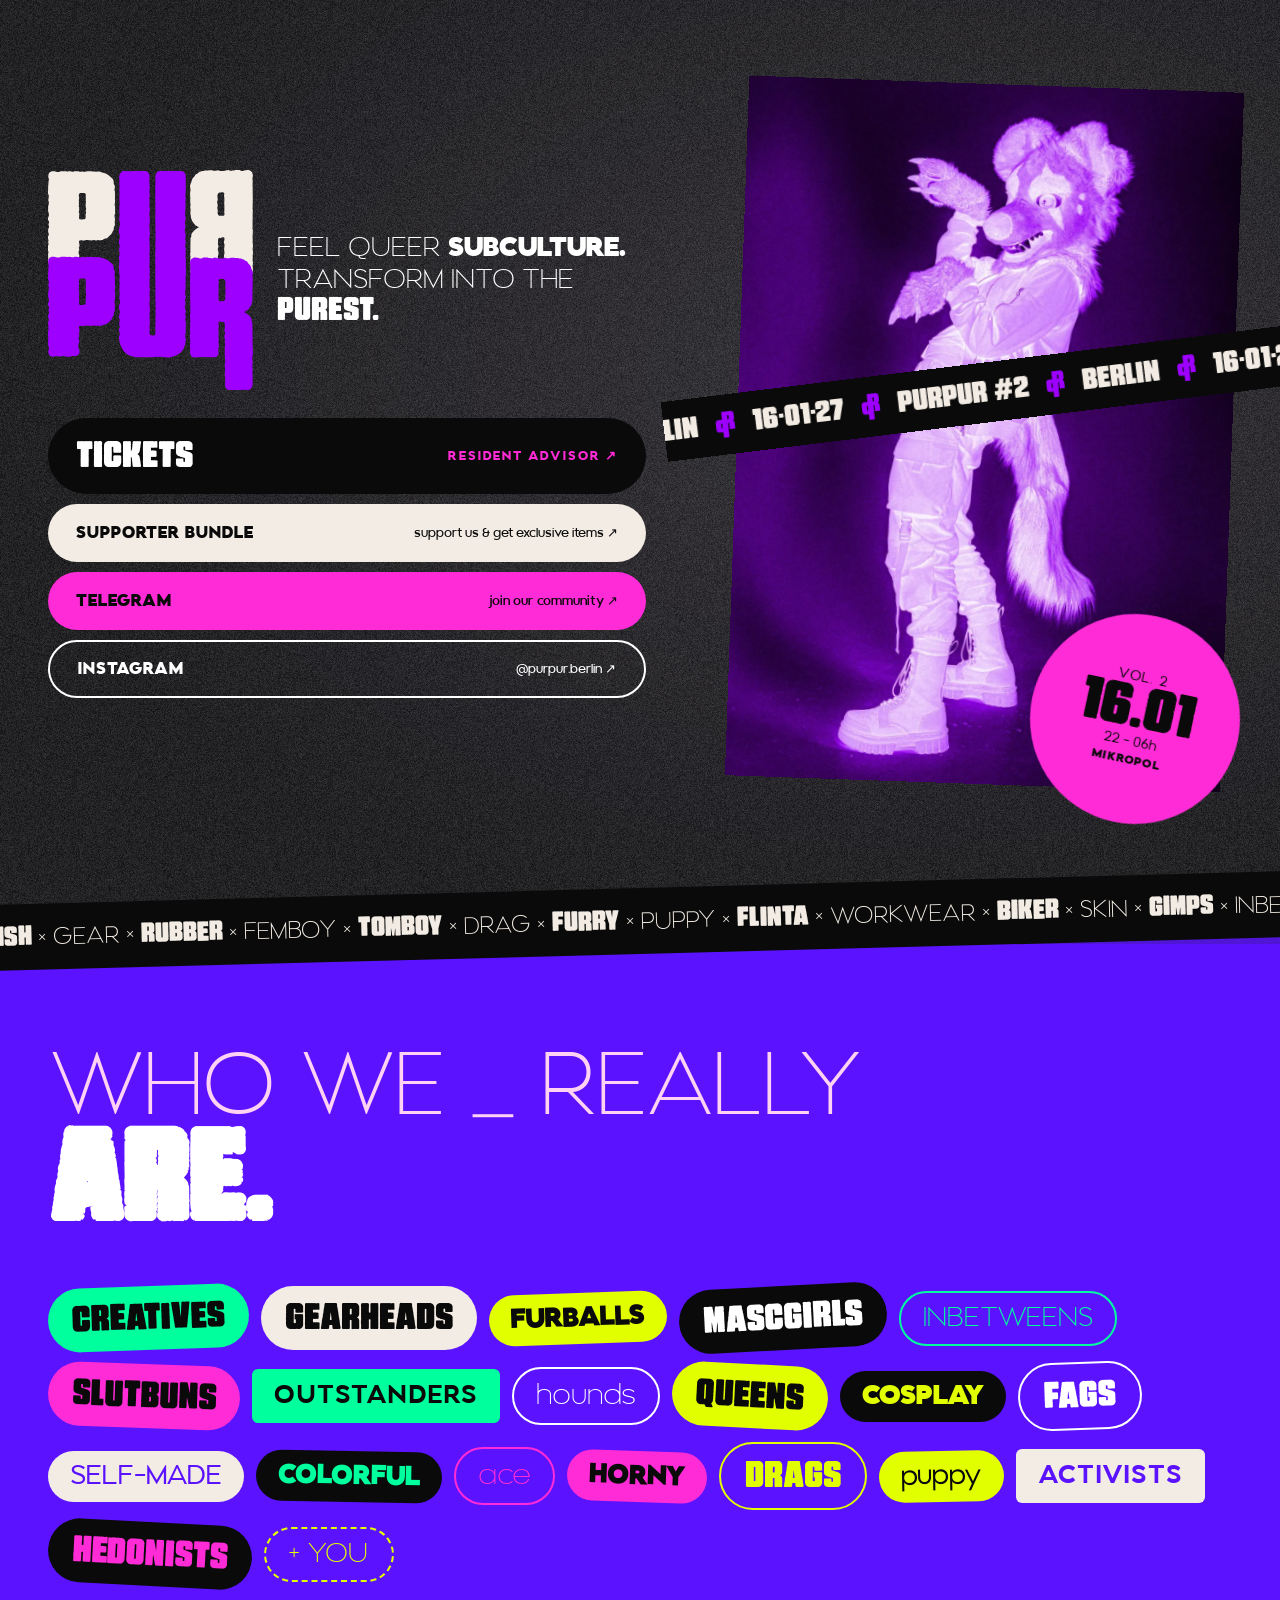
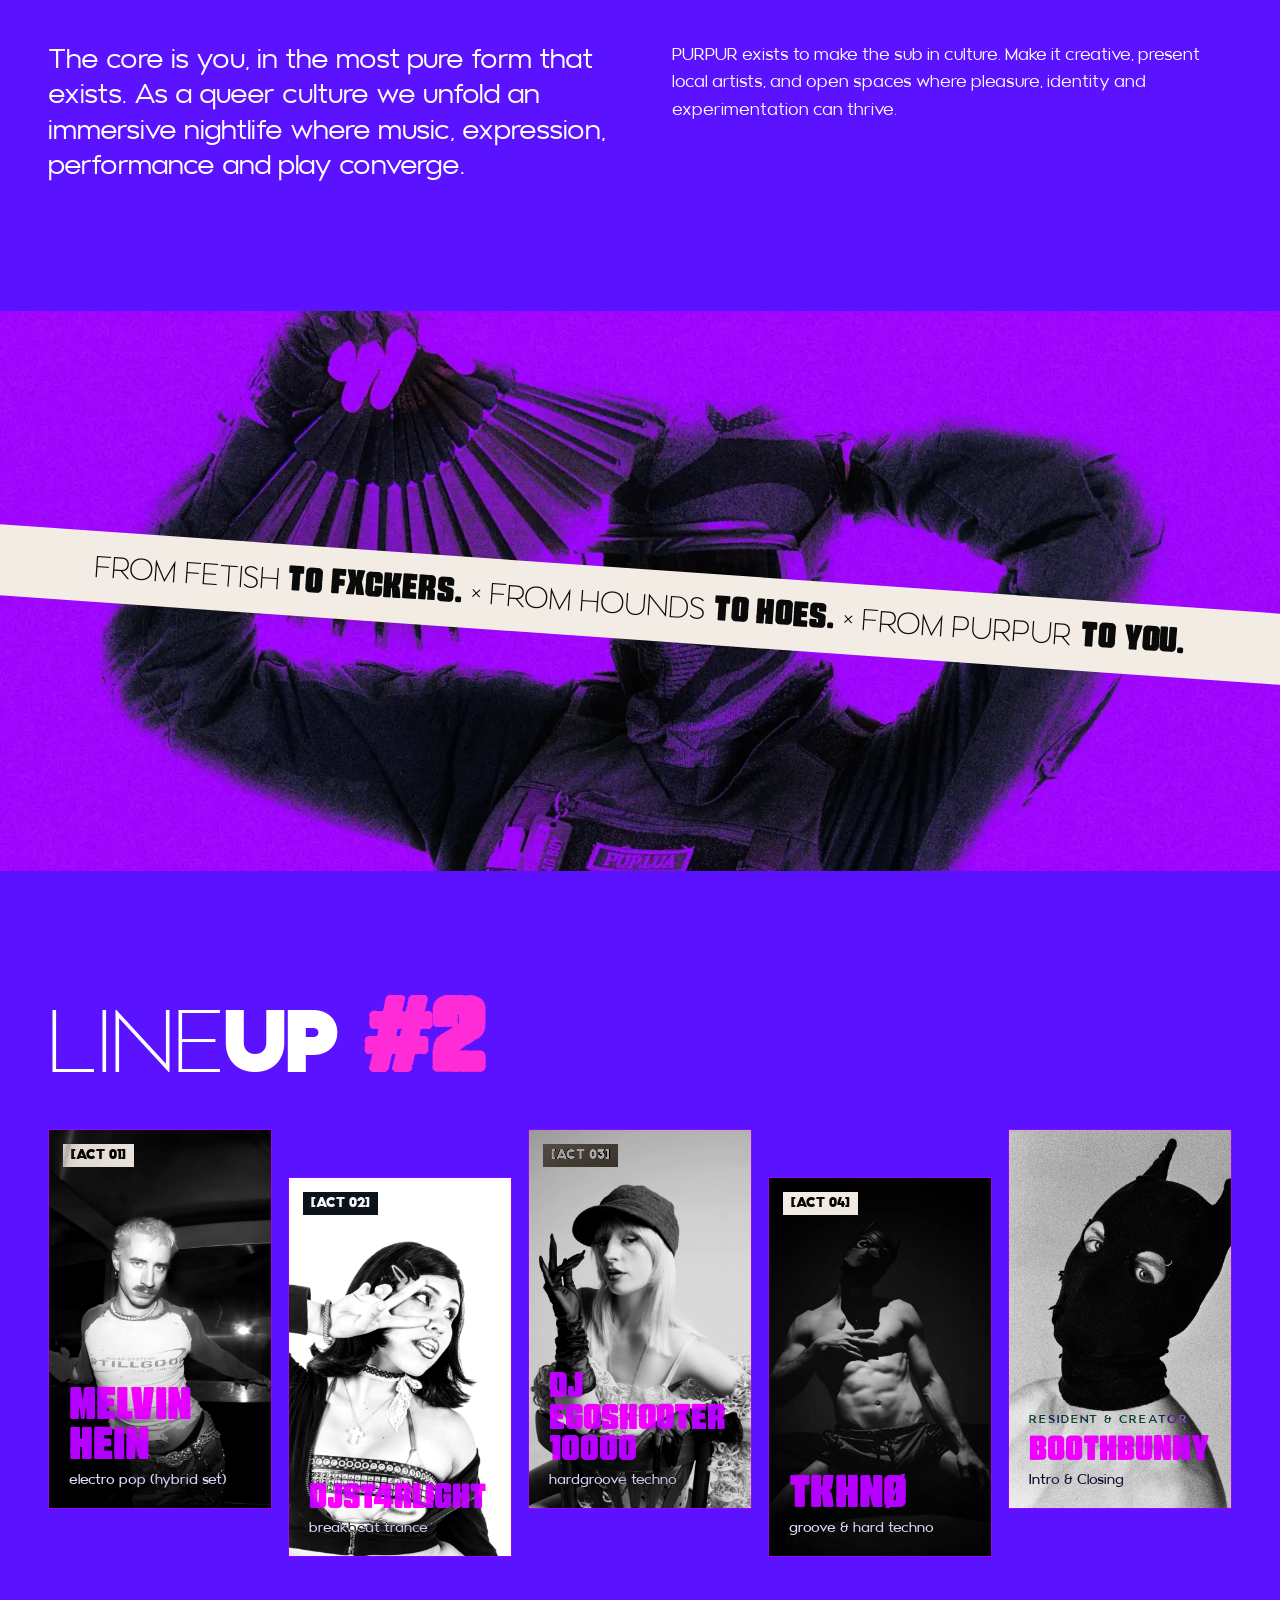
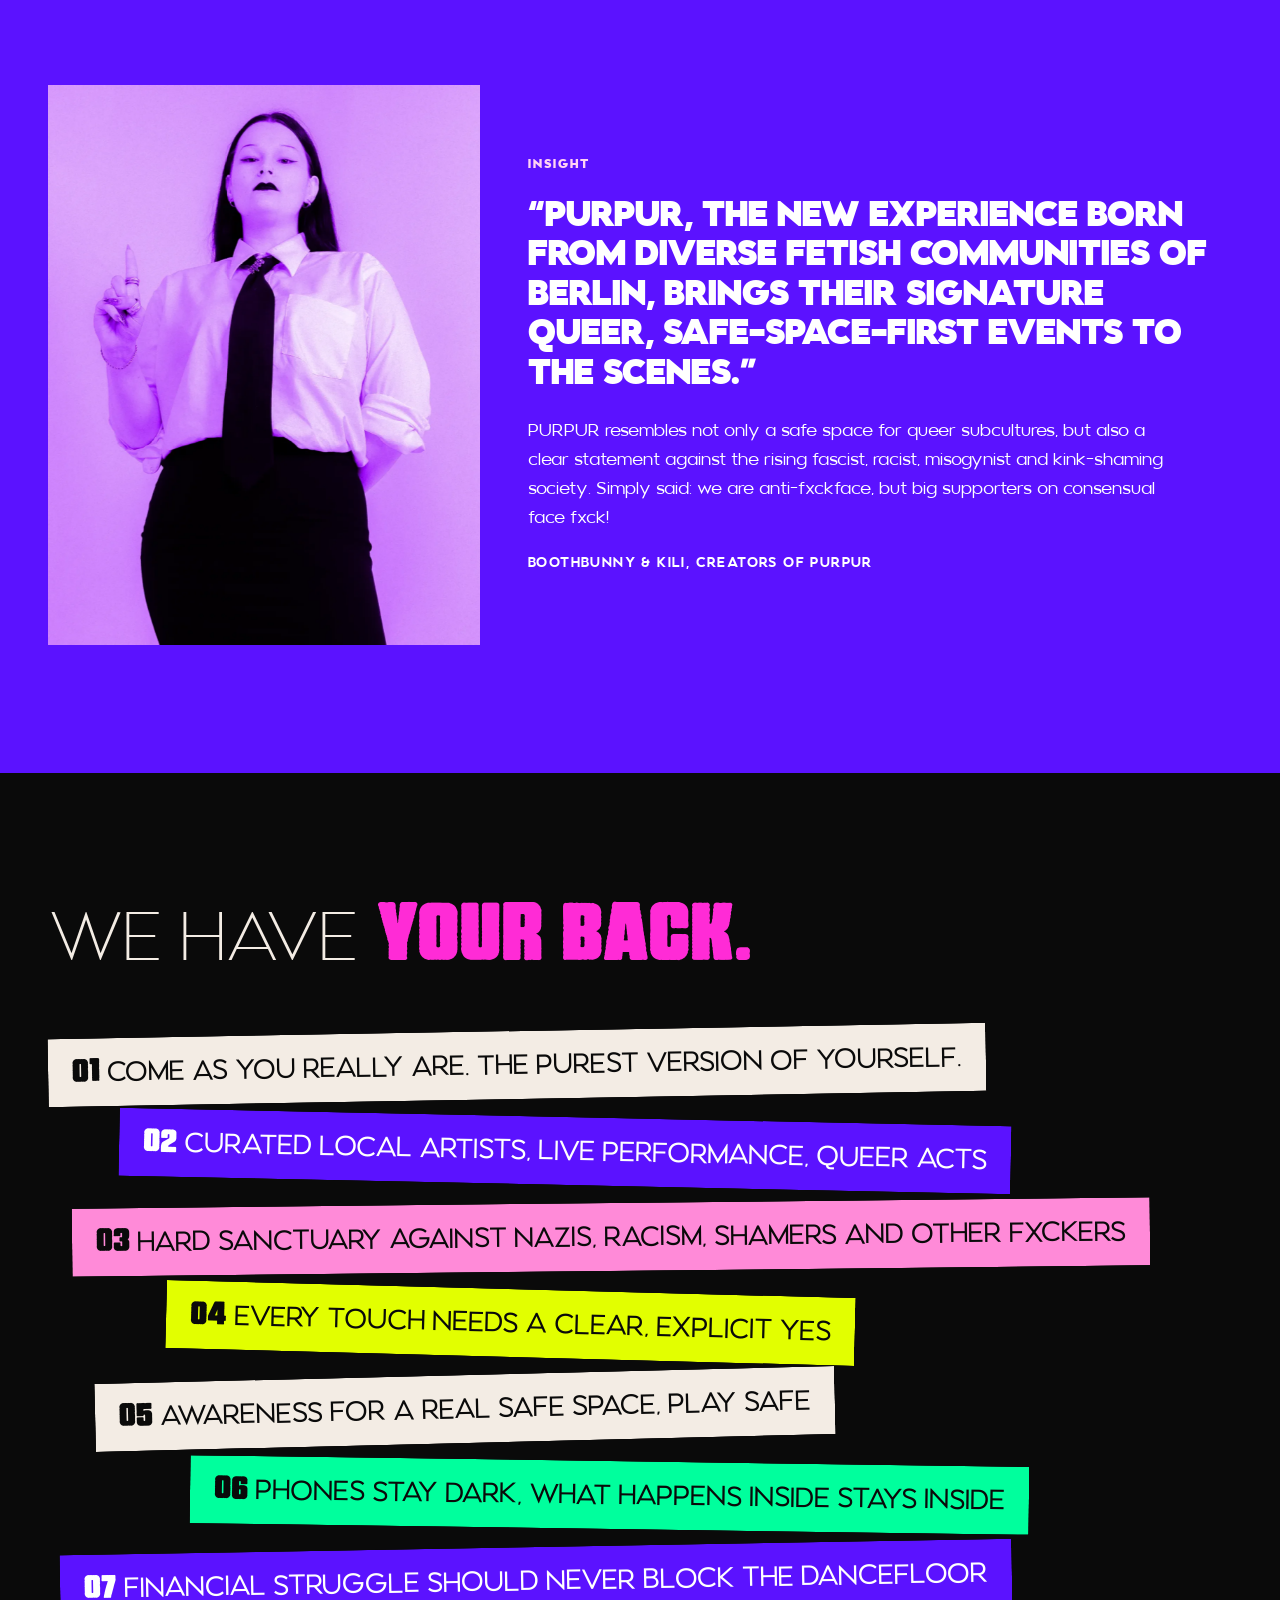
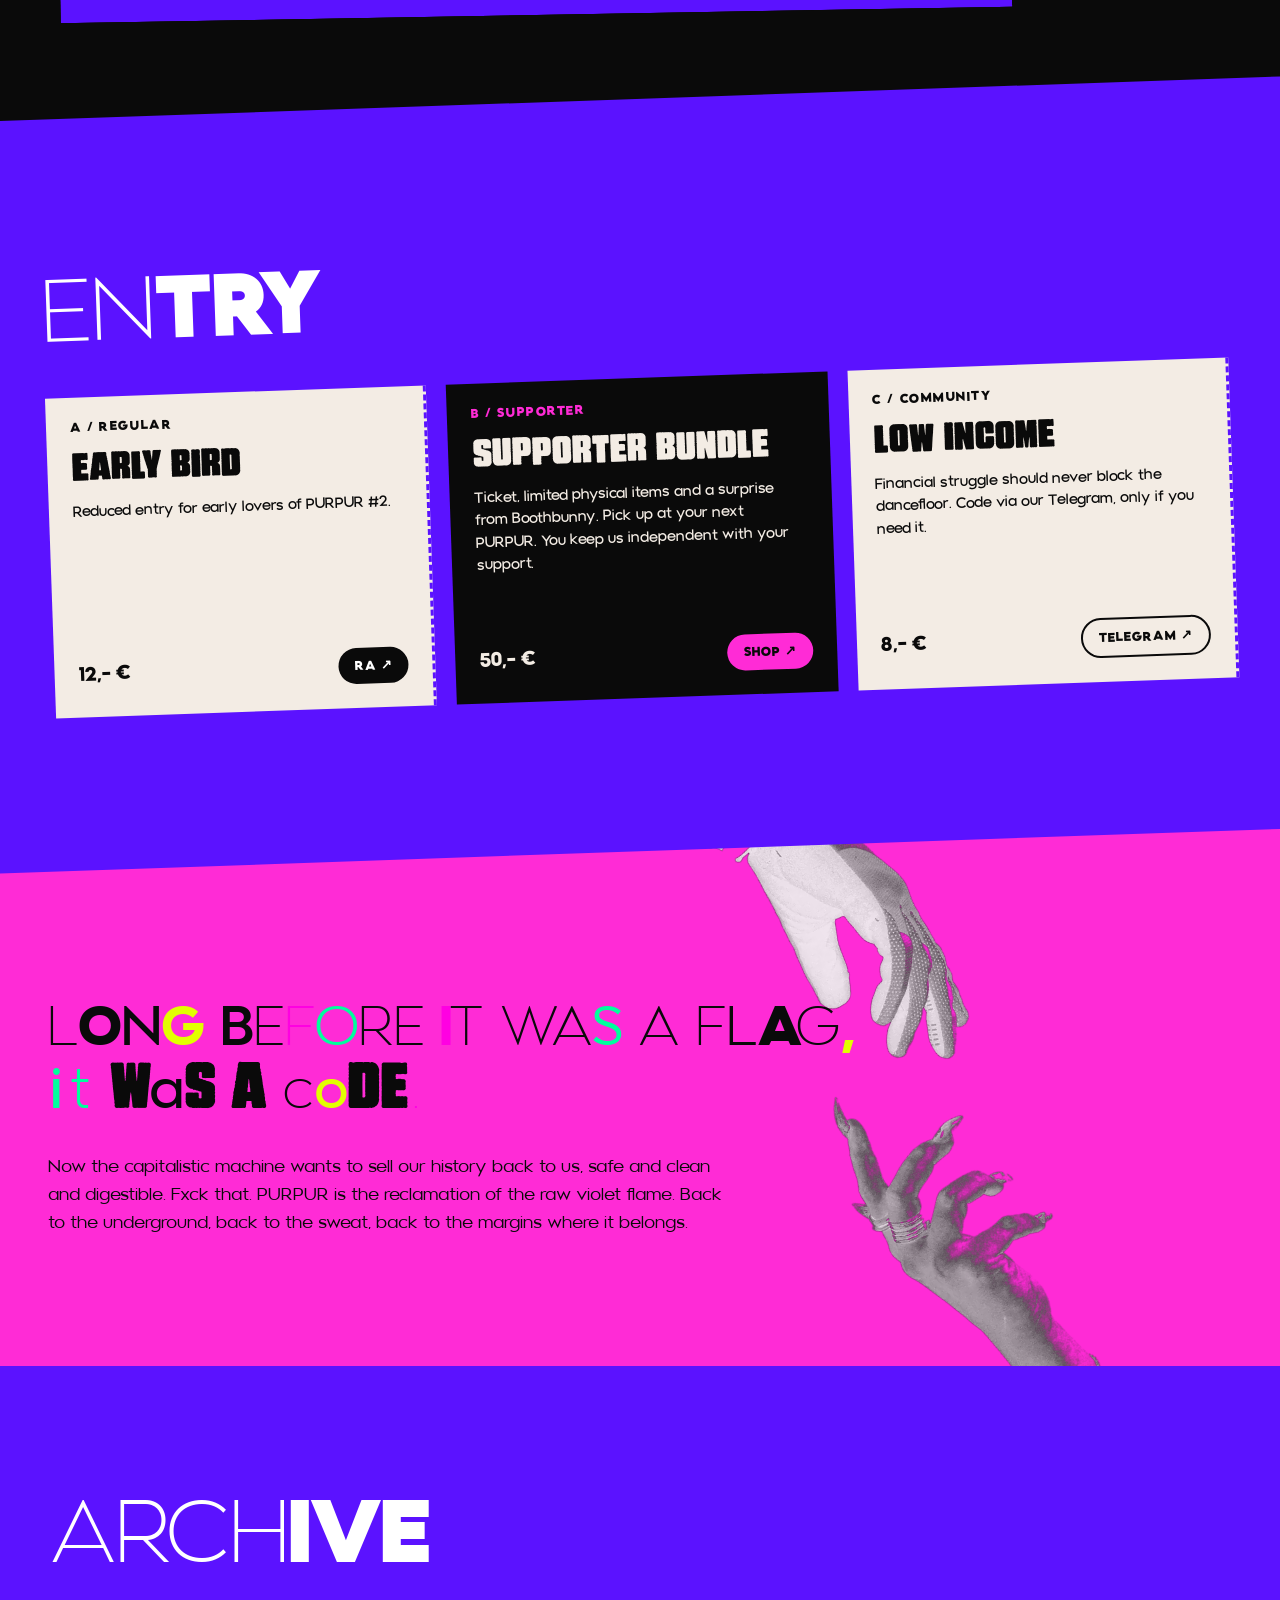
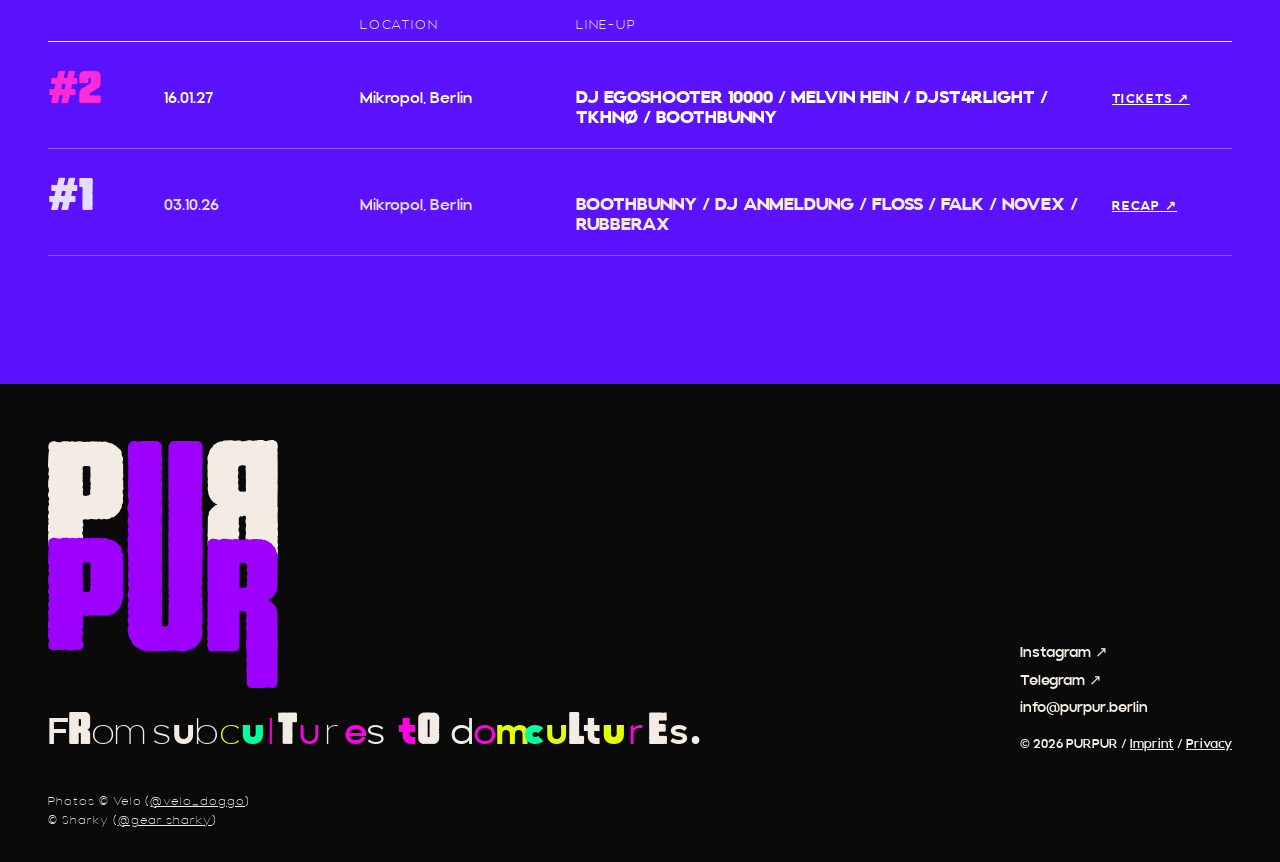
<file: preview/index.html>
<!DOCTYPE html>
<html lang="en">
<head>
<meta charset="UTF-8" />
<meta name="robots" content="noindex, nofollow" />
<meta name="viewport" content="width=device-width, initial-scale=1, viewport-fit=cover" />
<meta name="theme-color" content="#5b12ff" />
<title>PURPUR / 16.01.27 / Berlin</title>
<meta name="description" content="PURPUR. A queer subculture night in Berlin. 16.01.27, 22 to 06h, Mikropol at Nollendorfplatz. Transform into the purest version of yourself." />
<meta property="og:type" content="website" />
<meta property="og:url" content="https://purpur.berlin/preview/" />
<meta property="og:site_name" content="PURPUR" />
<meta property="og:title" content="PURPUR. Expressing queer subculture. 16-01-27 | Berlin" />
<meta property="og:description" content="Transform into the purest version of yourself." />
<meta property="og:image" content="https://purpur.berlin/preview/assets/share-card-purpur.jpg?v=4" />
<meta property="og:image:width" content="1200" />
<meta property="og:image:height" content="1200" />
<meta property="og:image:type" content="image/jpeg" />
<meta property="og:image:alt" content="PURPUR wordmark on violet" />
<meta property="og:locale" content="en_GB" />
<script type="application/ld+json">
{"@context":"https://schema.org","@type":"WebSite","name":"PURPUR","alternateName":"PURPUR Berlin","url":"https://purpur.berlin/"}
</script>
<meta name="twitter:card" content="summary" />
<meta name="twitter:title" content="PURPUR. Expressing queer subculture. 16-01-27 | Berlin" />
<meta name="twitter:description" content="Transform into the purest version of yourself." />
<meta name="twitter:image" content="https://purpur.berlin/preview/assets/share-card-purpur.jpg?v=4" />
<link rel="icon" href="assets/favicon.svg" type="image/svg+xml" />
<link rel="icon" href="assets/favicon-32.png" sizes="32x32" />
<link rel="apple-touch-icon" href="assets/apple-touch-icon.png" />
<link rel="preload" href="assets/fonts/Mosher-Regular.woff2" as="font" type="font/woff2" crossorigin />
<link rel="preload" href="assets/fonts/GCFurion-Thin.woff2" as="font" type="font/woff2" crossorigin />
<link rel="preload" href="assets/fonts/GCFurion-Black.woff2" as="font" type="font/woff2" crossorigin />
<link rel="stylesheet" href="tape.css?v=13" />
</head>
<body>
<div class="page" style="background: var(--ground); color: #ffffff; font-family: var(--font-text); font-weight: 400; min-height: 100vh; overflow: hidden">
  <div class="cursor" id="cursor" aria-hidden="true"><svg viewBox="0 0 40 40"><polygon class="cursor__sticker" points="20.00,1.00 22.16,4.95 25.35,1.77 26.31,6.17 30.27,4.02 29.95,8.51 34.36,7.56 32.79,11.78 37.28,12.11 34.58,15.72 38.81,17.30 35.20,20.00 38.81,22.70 34.58,24.28 37.28,27.89 32.79,28.22 34.36,32.44 29.95,31.49 30.27,35.98 26.31,33.83 25.35,38.23 22.16,35.05 20.00,39.00 17.84,35.05 14.65,38.23 13.69,33.83 9.73,35.98 10.05,31.49 5.64,32.44 7.21,28.22 2.72,27.89 5.42,24.28 1.19,22.70 4.80,20.00 1.19,17.30 5.42,15.72 2.72,12.11 7.21,11.78 5.64,7.56 10.05,8.51 9.73,4.02 13.69,6.17 14.65,1.77 17.84,4.95"/></svg></div>


  <div class="loader" id="loader" aria-hidden="true"><div class="loader__stage"><img class="loader__symbol" src="Media/Logo_Animated/PURPUR-Turntable_pitch-0.webp" alt="" width="160" height="160" /><img class="loader__full" src="Media/Logo_SVG/PURPUR-Logo-PurpleWhite.svg" alt="" width="240" height="258" /></div></div>

  <header class="nav" id="nav" style="position: fixed; z-index: 60; top: 0; left: 0; right: 0; display: flex; flex-wrap: wrap; justify-content: space-between; align-items: center; gap: 12px 24px; padding: 10px clamp(16px, 4vw, 48px); background: rgba(10, 10, 10, 0.82); backdrop-filter: blur(12px); font-size: 12px; font-weight: 500; letter-spacing: 0.18em; text-transform: uppercase">
    <a href="#top" aria-label="PURPUR home" style="display: block; line-height: 0"><img src="Media/Logo_Animated/PURPUR-Turntable_pitch-minus30.webp" alt="PURPUR symbol" style="height: 48px; width: 48px"></a>
    <nav style="display: flex; flex-wrap: wrap; align-items: center; gap: 12px 28px" aria-label="Main">
      <a href="#lineup" style="text-decoration: none; color: #ffffff">Line-up</a>
      <a href="#manifesto" style="text-decoration: none; color: #ffffff">Manifesto</a>
      <a href="#entry" style="text-decoration: none; color: #ffffff">Entry</a>
      <a href="https://ra.co/events/2568513" style="text-decoration: none; background: var(--hot); color: #0a0a0a; padding: 13px 18px; font-weight: 700">Tickets ↗</a>
    </nav>
  </header>

  <section id="top" data-hero="1" style="position: relative; background-color: #1c1b1f; background-image: radial-gradient(ellipse at 70% 40%, #2c2a30 0%, #141316 70%); background-size: cover; overflow: hidden; padding: 84px clamp(16px, 4vw, 48px) 160px; display: flex; flex-wrap: wrap; gap: 48px; align-items: center">
    <div class="pp-grain" aria-hidden="true"></div>
    <div data-tilt="hero" style="position: relative; flex: 1 1 480px; min-width: 0; display: flex; flex-direction: column; gap: 28px">
      <div class="tl" style="transform: var(--t-hero-l0, translate(0)); display: flex; flex-wrap: wrap; align-items: center; gap: 24px">
        <div style="line-height: 0">
          <img src="Media/Logo_SVG/PURPUR-Logo-PurpleWhite.svg" alt="PURPUR" style="width: clamp(160px, 16vw, 240px); height: auto;">
        </div>
        <p style="margin: 0; flex: 1 1 220px; font-size: clamp(22px, 2.2vw, 32px); line-height: 1.12; text-transform: uppercase"><span style="font-weight: 100">feel queer</span> <span style="font-weight: 900">subculture.</span> <span style="font-weight: 100">transform into the</span> <span style="font-family: var(--font-titel)">purest.</span></p>
      </div>
      <nav class="tl" aria-label="Tickets and links" style="transform: var(--t-hero-l1, translate(0)); display: flex; flex-direction: column; gap: 10px; max-width: 600px">
        <a class="pill" href="https://ra.co/events/2568513" style="display: flex; flex-wrap: wrap; justify-content: space-between; align-items: center; gap: 8px; min-height: 76px; padding: 12px 28px; box-sizing: border-box; border-radius: 999px; background: #0a0a0a; color: #ffffff; text-decoration: none">
          <span style="font-family: var(--font-titel); font-size: 32px; line-height: 1">Tickets</span>
          <span style="font-size: 13px; font-weight: 700; letter-spacing: 0.14em; text-transform: uppercase; color: var(--hot)">Resident Advisor ↗</span>
        </a>
        <a class="pill" href="https://boothbunny.net/products/supporter-bundle" style="display: flex; flex-wrap: wrap; justify-content: space-between; align-items: center; gap: 8px; min-height: 58px; padding: 10px 28px; box-sizing: border-box; border-radius: 999px; background: #f3ece4; color: #0a0a0a; text-decoration: none">
          <span style="font-size: 17px; font-weight: 800; text-transform: uppercase; letter-spacing: 0.06em">Supporter bundle</span>
          <span style="font-size: 13px; font-weight: 400"><span class="nur-breit">support us &amp; </span><span class="nur-mittel">get </span>exclusive items ↗</span>
        </a>
        <a class="pill" href="https://t.me/purpurberlin" style="display: flex; flex-wrap: wrap; justify-content: space-between; align-items: center; gap: 8px; min-height: 58px; padding: 10px 28px; box-sizing: border-box; border-radius: 999px; background: var(--hot); color: #0a0a0a; text-decoration: none">
          <span style="font-size: 17px; font-weight: 800; text-transform: uppercase; letter-spacing: 0.06em">Telegram</span>
          <span style="font-size: 13px; font-weight: 500">join our community ↗</span>
        </a>
        <a class="pill" href="https://instagram.com/purpur.berlin" style="display: flex; flex-wrap: wrap; justify-content: space-between; align-items: center; gap: 8px; min-height: 58px; padding: 10px 28px; box-sizing: border-box; border-radius: 999px; border: 2px solid #ffffff; color: #ffffff; text-decoration: none">
          <span style="font-size: 17px; font-weight: 800; text-transform: uppercase; letter-spacing: 0.06em">Instagram</span>
          <span style="font-size: 13px; font-weight: 400">@purpur.berlin ↗</span>
        </a>
      </nav>
    </div>
    <div data-tilt="photo" style="flex: 1 1 420px; min-width: 0; position: relative; height: 700px">
      <svg aria-hidden="true" width="0" height="0" style="position: absolute"><filter id="ppca-f" x="-5%" y="0%" width="110%" height="100%"><feColorMatrix in="SourceGraphic" type="matrix" values="1 0 0 0 0  0 0 0 0 0  0 0 0 0 0  0 0 0 1 0" result="r"></feColorMatrix><feOffset in="r" dx="-10" dy="0" result="r2"></feOffset><feColorMatrix in="SourceGraphic" type="matrix" values="0 0 0 0 0  0 1 0 0 0  0 0 0 0 0  0 0 0 1 0" result="g"></feColorMatrix><feColorMatrix in="SourceGraphic" type="matrix" values="0 0 0 0 0  0 0 0 0 0  0 0 1 0 0  0 0 0 1 0" result="b"></feColorMatrix><feOffset in="b" dx="10" dy="2" result="b2"></feOffset><feBlend in="r2" in2="g" mode="screen" result="rg"></feBlend><feBlend in="rg" in2="b2" mode="screen"></feBlend></filter></svg>
      <div class="tl slides" id="slides" role="img" aria-label="PURPUR photo slideshow" style="transform: rotate(2deg) var(--t-photo-l0, translate(0)); position: absolute; top: 0; left: 8%; width: 92%; height: 100%; overflow: hidden">
        <img class="slide is-active" src="Media/Tape/fursuit-purp.webp" alt="Fursuiter in inverted violet light" style="position: absolute; inset: 0; width: 100%; height: 100%; object-fit: cover; object-position: 50% 30%">
        <img class="slide" src="Media/Tape/tactical-purp.webp" alt="Person in tactical gear and goggles holding a fan, violet duotone" style="position: absolute; inset: 0; width: 100%; height: 100%; object-fit: cover; object-position: 55% 35%">
        <img class="slide" src="Media/Tape/puppies-purp.webp" alt="Two people in hoods, infrared violet" style="position: absolute; inset: 0; width: 100%; height: 100%; object-fit: cover; object-position: 62% 40%">
        <img class="slide" src="Media/Tape/leawonki-purp.webp" alt="Lea and Wonki: person in boots and tie leaning over another person, violet duotone" style="position: absolute; inset: 0; width: 100%; height: 100%; object-fit: cover; object-position: 45% 40%">
        <img class="slide" src="Media/Tape/latex-pinkpurp.webp" alt="Hooded portrait in pink and violet infrared" style="position: absolute; inset: 0; width: 100%; height: 100%; object-fit: cover; object-position: 40% 40%">
      </div>
      <div style="position: absolute; left: -6%; right: -10%; top: 40%; transform: rotate(-7deg); background: #0a0a0a; color: #f3ece4; padding: 12px 0; display: flex; justify-content: center; align-items: center; gap: 18px; white-space: nowrap; overflow: hidden; font-family: var(--font-titel); font-size: 26px">
        <span>16-01-27</span><img src="Media/Logo_SVG/PURPUR-Symbol-Purple.svg" alt="" style="height: 26px; width: auto"><span>PURPUR #2</span><img src="Media/Logo_SVG/PURPUR-Symbol-Purple.svg" alt="" style="height: 26px; width: auto"><span>BERLIN</span><img src="Media/Logo_SVG/PURPUR-Symbol-Purple.svg" alt="" style="height: 26px; width: auto"><span>16-01-27</span><img src="Media/Logo_SVG/PURPUR-Symbol-Purple.svg" alt="" style="height: 26px; width: auto"><span>PURPUR #2</span><img src="Media/Logo_SVG/PURPUR-Symbol-Purple.svg" alt="" style="height: 26px; width: auto"><span>BERLIN</span><img src="Media/Logo_SVG/PURPUR-Symbol-Purple.svg" alt="" style="height: 26px; width: auto"><span>16-01-27</span><img src="Media/Logo_SVG/PURPUR-Symbol-Purple.svg" alt="" style="height: 26px; width: auto"><span>PURPUR #2</span><img src="Media/Logo_SVG/PURPUR-Symbol-Purple.svg" alt="" style="height: 26px; width: auto"><span>BERLIN</span><img src="Media/Logo_SVG/PURPUR-Symbol-Purple.svg" alt="" style="height: 26px; width: auto">
      </div>
      <div style="position: absolute; right: -8px; bottom: -40px; width: 210px; height: 210px; border-radius: 50%; background: var(--hot); color: #0a0a0a; transform: rotate(12deg); display: flex; flex-direction: column; align-items: center; justify-content: center; text-align: center"><span style="font-size: 14px; font-weight: 300; text-transform: uppercase; letter-spacing: 0.1em">vol. 2</span>
        <span style="font-family: var(--font-titel); font-size: 52px; line-height: 0.95">16.01</span>
        <span style="font-size: 14px; font-weight: 300">22 - 06h</span>
        <span style="font-size: 12px; font-weight: 800; margin-top: 4px; letter-spacing: 0.1em">MIKROPOL</span>
      </div>
    </div>
  </section>

  <div style="position: relative; z-index: 3; background: #0a0a0a; color: #f3ece4; padding: 16px 0; transform: rotate(-1.5deg); margin: -56px -40px -36px; white-space: nowrap; overflow: hidden; font-size: 24px; text-transform: uppercase">
    <span style="font-family: var(--font-titel)">Fetish</span> <span style="font-weight: 100">× gear ×</span> <span style="font-family: var(--font-titel)">Rubber</span> <span style="font-weight: 100">× femboy ×</span> <span style="font-family: var(--font-titel)">Tomboy</span> <span style="font-weight: 100">× drag ×</span> <span style="font-family: var(--font-titel)">Furry</span> <span style="font-weight: 100">× puppy ×</span> <span style="font-family: var(--font-titel)">FLINTA</span> <span style="font-weight: 100">× workwear ×</span> <span style="font-family: var(--font-titel)">Biker</span> <span style="font-weight: 100">× skin ×</span> <span style="font-family: var(--font-titel)">Gimps</span> <span style="font-weight: 100">× inbetweens ×</span>
  </div>

  <section id="who" style="position: relative; overflow: hidden; padding: clamp(80px, 10vw, 140px) clamp(16px, 4vw, 48px)">
    <video data-bg="1" src="Media/Tape/loop-reel.mp4" autoplay muted loop playsinline preload="metadata" aria-hidden="true" style="position: absolute; inset: 0; width: 100%; height: 100%; object-fit: cover; opacity: 0.8; filter: blur(5px); transform: scale(1.08)"></video>
    <div aria-hidden="true" style="position: absolute; inset: 0; background: linear-gradient(180deg, rgba(91, 18, 255, 0.85) 0%, rgba(91, 18, 255, 0.35) 30%, rgba(91, 18, 255, 0.35) 70%, rgba(91, 18, 255, 0.85) 100%)"></div>
    <div style="position: relative">
    <h2 data-tilt="who" style="margin: 0 0 48px; font-size: clamp(48px, 7vw, 110px); line-height: 0.95; text-transform: uppercase"><span class="tl" style="display: inline-block; transform: var(--t-who-l0, translate(0)); font-weight: 100; color: #ffd2f4" data-decode="who1">who we _ really</span><br><span class="tl" style="display: inline-block; transform: var(--t-who-l1, translate(0)); font-family: var(--font-titel); font-size: 110px" data-decode="who2">are.</span></h2>
    <div style="display: flex; flex-wrap: wrap; align-items: center; gap: 12px; max-width: 1240px">
      <span style="font-family: var(--font-titel); font-size: 32px; padding: 10px 24px; background: #00ff9d; color: #0a0a0a; border-radius: 999px; transform: rotate(-2deg)">Creatives</span>
      <span style="font-family: var(--font-titel); font-size: 32px; padding: 10px 24px; background: #f3ece4; color: #0a0a0a; border-radius: 999px">Gearheads</span>
      <span style="font-weight: 900; font-style: oblique 12deg; font-size: 28px; text-transform: uppercase; padding: 10px 22px; background: #e2ff00; color: #0a0a0a; border-radius: 999px; transform: rotate(-2deg)">Furballs</span>
      <span style="font-family: var(--font-titel); font-size: 32px; padding: 10px 24px; background: #0a0a0a; color: #ffffff; border-radius: 999px; transform: rotate(-3deg)">Mascgirls</span>
      <span style="font-weight: 100; font-size: 28px; text-transform: uppercase; padding: 10px 22px; border: 2px solid #00ff9d; color: #00ff9d; border-radius: 999px">Inbetweens</span>
      <span style="font-family: var(--font-titel); font-size: 32px; padding: 10px 24px; background: var(--hot); color: #0a0a0a; border-radius: 999px; transform: rotate(2deg)">Slutbuns</span>
      <span style="font-weight: 600; font-size: 26px; letter-spacing: 0.08em; text-transform: uppercase; padding: 12px 22px; background: #00ff9d; color: #0a0a0a; border-radius: 6px">Outstanders</span>
      <span style="font-weight: 100; font-style: oblique 12deg; font-size: 30px; text-transform: lowercase; padding: 10px 22px; border: 2px solid #ffffff; border-radius: 999px">hounds</span>
      <span style="font-family: var(--font-titel); font-size: 32px; padding: 10px 24px; background: #e2ff00; color: #0a0a0a; border-radius: 999px; transform: rotate(3deg)">Queens</span>
      <span style="font-weight: 900; font-size: 28px; text-transform: uppercase; padding: 10px 22px; background: #0a0a0a; color: #e2ff00; border-radius: 999px">Cosplay</span>
      <span style="font-family: var(--font-titel); font-size: 32px; padding: 10px 24px; border: 2px solid #ffffff; color: #ffffff; border-radius: 999px; transform: rotate(-2deg)">Fags</span>
      <span style="font-weight: 300; font-size: 28px; text-transform: uppercase; padding: 10px 22px; background: #f3ece4; color: #5b12ff; border-radius: 999px">Self-Made</span>
      <span style="font-weight: 900; font-style: oblique 12deg; font-size: 28px; text-transform: uppercase; padding: 10px 22px; background: #0a0a0a; color: #00ff9d; border-radius: 999px; transform: rotate(1deg)">Colorful</span>
      <span style="font-weight: 100; font-style: oblique 12deg; font-size: 30px; text-transform: lowercase; padding: 10px 22px; border: 2px solid var(--hot); color: var(--hot); border-radius: 999px">ace</span>
      <span style="font-weight: 900; font-size: 28px; text-transform: uppercase; padding: 10px 22px; background: var(--hot); color: #0a0a0a; border-radius: 999px; transform: rotate(2deg)">horny</span>
      <span style="font-family: var(--font-titel); font-size: 32px; padding: 10px 24px; border: 2px solid #e2ff00; color: #e2ff00; border-radius: 999px">drags</span>
      <span style="font-weight: 300; font-size: 28px; text-transform: lowercase; padding: 10px 22px; background: #e2ff00; color: #0a0a0a; border-radius: 999px; transform: rotate(-1deg)">puppy</span>
      <span style="font-weight: 600; font-size: 26px; letter-spacing: 0.08em; text-transform: uppercase; padding: 12px 22px; background: #f3ece4; color: #5b12ff; border-radius: 6px">activists</span>
      <span style="font-family: var(--font-titel); font-size: 32px; padding: 10px 24px; background: #0a0a0a; color: var(--hot); border-radius: 999px; transform: rotate(3deg)">hedonists</span>
      <span data-yourtag style="font-weight: 100; font-size: 28px; text-transform: uppercase; padding: 10px 22px; border: 2px dashed #e2ff00; color: #e2ff00; border-radius: 999px">+ you</span>
    </div>
    <div style="margin-top: 56px; display: flex; flex-wrap: wrap; gap: 32px 64px; max-width: 1240px">
      <p style="margin: 0; flex: 1 1 340px; font-size: clamp(22px, 2.2vw, 30px); font-weight: 300; line-height: 1.25">The core is you, in the most pure form that exists. As a queer culture we unfold an immersive nightlife where music, expression, performance and play converge.</p>
      <p style="margin: 0; flex: 1 1 340px; font-size: 17px; font-weight: 300; line-height: 1.6">PURPUR exists to make the sub in culture. Make it creative, present local artists, and open spaces where pleasure, identity and experimentation can thrive.</p>
    </div>
  </div>
  </section>

  <div style="position: relative; height: 560px; overflow: hidden">
    <img src="Media/Tape/tactical-purp.webp" alt="Person in tactical gear and goggles holding a fan, violet duotone" style="width: 100%; height: 100%; object-fit: cover; object-position: 50% 35%; display: block">
    <div style="position: absolute; left: -40px; right: -40px; top: 46%; transform: rotate(4deg); background: #f3ece4; color: #0a0a0a; padding: 14px 0; text-align: center; font-size: clamp(20px, 2.4vw, 34px); white-space: nowrap; overflow: hidden; text-transform: uppercase; font-weight: 400"><span style="font-weight: 100">from fetish</span> <span style="font-family: var(--font-titel)">to fxckers.</span> <span style="font-weight: 100">×</span> <span style="font-weight: 100">from hounds</span> <span style="font-family: var(--font-titel)">to hoes.</span> <span style="font-weight: 100">×</span> <span style="font-weight: 100">from purpur</span> <span style="font-family: var(--font-titel)">to you.</span></div>
  </div>

  <section id="lineup" style="padding: clamp(80px, 10vw, 140px) clamp(16px, 4vw, 48px)">
    <h2 style="margin: 0 0 40px; font-size: clamp(48px, 7vw, 110px); line-height: 0.95; text-transform: uppercase"><span style="font-weight: 100">line</span><span style="font-weight: 900">up</span> <span style="font-family: var(--font-titel); color: var(--hot)">#2</span></h2>
    <div data-tilt="lineup" style="display: grid; grid-template-columns: repeat(auto-fit, minmax(220px, 1fr)); gap: 16px">
      <a class="tl act" href="https://www.instagram.com/melhein/" aria-label="Melvin Hein on Instagram" style="transform: var(--t-lineup-l0, translate(0)); position: relative; height: 380px; overflow: hidden">
        <img class="act__bild" src="Media/Tape/artists/melvin-hein.webp" alt="Melvin Hein" width="800" height="1200" style="object-position: 50% 18%">
        <span class="act__nr">[ACT 01]</span>
        <span class="act__name" style="--em: 3.10">Melvin<br>Hein</span>
        <span class="act__info">electro pop (hybrid set)</span>
      </a>
      <a class="tl act" href="https://www.instagram.com/djst4rlight/" aria-label="djst4rlight on Instagram" style="transform: var(--t-lineup-l1, translate(0)); position: relative; height: 380px; margin-top: 48px; overflow: hidden">
        <img class="act__bild" src="Media/Tape/artists/djst4rlight.webp" alt="djst4rlight" width="800" height="1200" style="object-position: 50% 12%">
        <span class="act__nr">[ACT 02]</span>
        <span class="act__name" style="--em: 5.88">djst4rlight</span>
        <span class="act__info">breakbeat trance</span>
      </a>
      <a class="tl act" href="https://www.instagram.com/dj.egoshooter10000/" aria-label="DJ EGOSHOOTER 10000 on Instagram" style="transform: var(--t-lineup-l2, translate(0)); position: relative; height: 380px; overflow: hidden">
        <img class="act__bild" src="Media/Tape/artists/egoshooter.webp" alt="DJ EGOSHOOTER 10000" width="800" height="1200" style="object-position: 50% 22%">
        <span class="act__nr">[ACT 03]</span>
        <span class="act__name" style="--em: 5.71">DJ<br>EGOSHOOTER<br>10000</span>
        <span class="act__info">hardgroove techno</span>
      </a>
      <a class="tl act" href="https://www.instagram.com/puptekhno/" aria-label="TKHNØ on Instagram" style="transform: var(--t-lineup-l3, translate(0)); position: relative; height: 380px; margin-top: 48px; overflow: hidden">
        <img class="act__bild" src="Media/Tape/artists/tkhno.webp" alt="TKHNØ" width="800" height="1200" style="object-position: 50% 8%">
        <span class="act__nr">[ACT 04]</span>
        <span class="act__name" style="--em: 2.97">TKHN&Oslash;</span>
        <span class="act__info">groove &amp; hard techno</span>
      </a>
      <a class="tl bb-card" href="https://boothbunny.net/" aria-label="Boothbunny" style="transform: var(--t-lineup-l4, translate(0)); position: relative; height: 380px; border: 1px solid #9d00ff; box-sizing: border-box; display: flex; flex-direction: column; justify-content: flex-end; padding: 20px; color: inherit; text-decoration: none"><span style="mix-blend-mode: difference; font-size: 12px; font-weight: 500; letter-spacing: 0.16em; text-transform: uppercase; color: rgb(197, 139, 255)">RESIDENT &amp; CREATOR</span>
        <span style="mix-blend-mode: difference; font-family: var(--font-titel); font-size: 40px; line-height: 1; margin-top: 8px; color: rgb(255, 255, 255)">Boothbunny</span>
        <span style="mix-blend-mode: difference; margin-top: 8px; font-size: 14px; color: rgb(230, 220, 255)">Intro &amp; Closing</span>
      </a>
    </div>
  </section>

  <section data-tilt="insight" style="padding: 0 clamp(16px, 4vw, 48px) clamp(80px, 10vw, 140px); display: flex; flex-wrap: wrap; gap: 48px; align-items: center">
    <img class="tl" src="Media/Tape/lea-purp.webp" alt="Person in shirt and tie on violet, raised hand" style="transform: var(--t-insight-l0, translate(0)); flex: 1 1 320px; min-width: 0; max-width: 460px; height: 560px; object-fit: cover; object-position: 50% 25%">
    <div class="tl" style="transform: var(--t-insight-l1, translate(0)); flex: 2 1 480px; min-width: 0; display: flex; flex-direction: column; gap: 24px">
      <span style="font-size: 13px; font-weight: 800; letter-spacing: 0.16em; text-transform: uppercase; color: #ffd2f4" data-decode="ins">Insight</span>
      <p style="margin: 0; font-size: clamp(26px, 2.8vw, 42px); font-weight: 900; line-height: 1.1; text-transform: uppercase">“PURPUR, the new experience born from diverse fetish communities of Berlin, brings their signature queer, safe-space-first events to the scenes.”</p>
      <p style="margin: 0; font-size: 18px; font-weight: 300; line-height: 1.6; max-width: 640px">PURPUR resembles not only a safe space for queer subcultures, but also a clear statement against the rising fascist, racist, misogynist and kink-shaming society. Simply said: we are anti-fxckface, but big supporters on consensual face fxck!</p>
      <span style="font-size: 14px; font-weight: 600; text-transform: uppercase; letter-spacing: 0.1em">Boothbunny &amp; Kili, creators of PURPUR</span>
    </div>
  </section>

  <section style="position: relative; overflow: hidden; padding: clamp(80px, 10vw, 140px) clamp(16px, 4vw, 48px); background: #0a0a0a; color: #f3ece4">
    <video data-bg="1" src="Media/Tape/loop-backs.mp4" autoplay muted loop playsinline preload="metadata" aria-hidden="true" style="position: absolute; inset: 0; width: 100%; height: 100%; object-fit: cover; opacity: 0.45; filter: blur(6px); transform: scale(1.08)"></video>
    <div aria-hidden="true" style="position: absolute; inset: 0; background: linear-gradient(180deg, #0a0a0a 0%, rgba(10, 10, 10, 0.5) 25%, rgba(10, 10, 10, 0.5) 75%, #0a0a0a 100%)"></div>
    <div style="position: relative">
    <h2 style="margin: 0 0 56px; font-size: clamp(40px, 5.5vw, 84px); line-height: 1; text-transform: uppercase"><span style="font-weight: 100">we have</span> <span style="font-family: var(--font-titel); font-weight: 400; color: var(--hot)">your back.</span></h2>
    <div style="display: flex; flex-direction: column; gap: 18px; align-items: flex-start">
      <div data-tape style="background: #f3ece4; color: #0a0a0a; padding: 14px 24px; transform: rotate(-1deg); margin-left: 0; font-size: clamp(18px, 2.2vw, 30px); text-transform: uppercase; max-width: 100%; box-sizing: border-box"><span style="font-family: var(--font-titel)">01</span> <span style="font-weight: 300">come as you really are. THE PUREST VERSION OF YOURSELF.</span></div>
      <div data-tape style="background: var(--ground); color: #ffffff; padding: 14px 24px; transform: rotate(1.2deg); margin-left: 6%; font-size: clamp(18px, 2.2vw, 30px); text-transform: uppercase; max-width: 100%; box-sizing: border-box"><span style="font-family: var(--font-titel)">02</span> <span style="font-weight: 300">curated local artists, live performance, QUEER ACTS</span></div>
      <div data-tape style="background: #ff8ad8; color: #0a0a0a; padding: 14px 24px; transform: rotate(-0.6deg); margin-left: 2%; font-size: clamp(18px, 2.2vw, 30px); text-transform: uppercase; max-width: 100%; box-sizing: border-box"><span style="font-family: var(--font-titel)">03</span> <span style="font-weight: 300">hard sanctuary against nazis, racism, SHAMERS AND other fxckers</span></div>
      <div data-tape style="background: #e2ff00; color: #0a0a0a; padding: 14px 24px; transform: rotate(1.5deg); margin-left: 10%; font-size: clamp(18px, 2.2vw, 30px); text-transform: uppercase; max-width: 100%; box-sizing: border-box"><span style="font-family: var(--font-titel)">04</span> <span style="font-weight: 300">every touch needs a clear, explicit yes</span></div>
      <div data-tape style="background: #f3ece4; color: #0a0a0a; padding: 14px 24px; transform: rotate(-1.4deg); margin-left: 4%; font-size: clamp(18px, 2.2vw, 30px); text-transform: uppercase; max-width: 100%; box-sizing: border-box"><span style="font-family: var(--font-titel)">05</span> <span style="font-weight: 300">awareness for a real safe space, PLAY SAFE</span></div>
      <div data-tape style="background: #00ff9d; color: #0a0a0a; padding: 14px 24px; transform: rotate(0.8deg); margin-left: 12%; font-size: clamp(18px, 2.2vw, 30px); text-transform: uppercase; max-width: 100%; box-sizing: border-box"><span style="font-family: var(--font-titel)">06</span> <span style="font-weight: 300">phones stay dark, what happens inside stays inside</span></div>
      <div data-tape style="background: var(--ground); color: #ffffff; padding: 14px 24px; transform: rotate(-1deg); margin-left: 1%; font-size: clamp(18px, 2.2vw, 30px); text-transform: uppercase; max-width: 100%; box-sizing: border-box"><span style="font-family: var(--font-titel)">07</span> <span style="font-weight: 300">financial struggle should never block the dancefloor</span></div>
    </div>
  </div>
  </section>

  <section id="entry" style="padding: clamp(100px, 12vw, 170px) clamp(16px, 4vw, 48px); transform: rotate(-2deg); transform-origin: 50% 50%">
    <h2 style="margin: 0 0 40px; font-size: clamp(48px, 7vw, 110px); line-height: 0.95; text-transform: uppercase"><span style="font-weight: 100">en</span><span style="font-weight: 900">try</span></h2>
    <div style="display: grid; grid-template-columns: repeat(auto-fit, minmax(250px, 1fr)); gap: 20px">
      <a class="tk" href="https://ra.co/events/2568513" style="text-decoration: none; display: flex; flex-direction: column; gap: 16px; min-height: 320px; padding: 24px; background: #f3ece4; color: #0a0a0a; border-right: 3px dashed var(--ground); box-sizing: border-box">
        <span style="font-size: 13px; font-weight: 800; text-transform: uppercase; letter-spacing: 0.12em; color: #0a0a0a">A / Regular</span>
        <span style="font-family: var(--font-titel); font-size: 34px; line-height: 1">EARLY BIRD</span>
        <span style="font-size: 15px; font-weight: 400; line-height: 1.5">Reduced entry for early lovers of PURPUR #2.</span>
        <div style="margin-top: auto; display: flex; flex-wrap: wrap; align-items: center; justify-content: space-between; gap: 10px">
          <span style="font-size: 20px; font-weight: 700">12,- €</span>
          <span style="text-decoration: none; padding: 10px 16px; border-radius: 999px; font-size: 13px; font-weight: 800; letter-spacing: 0.08em; text-transform: uppercase; background: #0a0a0a; color: #ffffff">RA ↗</span>
        </div>
      </a>
      <a class="tk" href="https://boothbunny.net/products/supporter-bundle" style="text-decoration: none; display: flex; flex-direction: column; gap: 16px; min-height: 320px; padding: 24px; background: #0a0a0a; color: #f3ece4; box-sizing: border-box">
        <span style="font-size: 13px; font-weight: 800; text-transform: uppercase; letter-spacing: 0.12em; color: var(--hot)">B / Supporter</span>
        <span style="font-family: var(--font-titel); font-size: 34px; line-height: 1">Supporter bundle</span>
        <span style="font-size: 15px; font-weight: 400; line-height: 1.5">Ticket, limited physical items and a surprise from Boothbunny. Pick up at your next PURPUR. You keep us independent with your support.</span>
        <div style="margin-top: auto; display: flex; flex-wrap: wrap; align-items: center; justify-content: space-between; gap: 10px">
          <span style="font-size: 20px; font-weight: 700">50,- €</span>
          <span style="text-decoration: none; padding: 10px 16px; border-radius: 999px; font-size: 13px; font-weight: 800; letter-spacing: 0.08em; text-transform: uppercase; background: var(--hot); color: #0a0a0a">Shop ↗</span>
        </div>
      </a>
      <a class="tk" href="https://t.me/purpurberlin" style="text-decoration: none; display: flex; flex-direction: column; gap: 16px; min-height: 320px; padding: 24px; background: #f3ece4; color: #0a0a0a; border-right: 3px dashed var(--ground); box-sizing: border-box">
        <span style="font-size: 13px; font-weight: 800; text-transform: uppercase; letter-spacing: 0.12em; color: #0a0a0a">C / Community</span>
        <span style="font-family: var(--font-titel); font-size: 34px; line-height: 1">Low income</span>
        <span style="font-size: 15px; font-weight: 400; line-height: 1.5">Financial struggle should never block the dancefloor. Code via our Telegram, only if you need it.</span>
        <div style="margin-top: auto; display: flex; flex-wrap: wrap; align-items: center; justify-content: space-between; gap: 10px">
          <span style="font-size: 20px; font-weight: 700">8,- €</span>
          <span style="text-decoration: none; padding: 10px 16px; border-radius: 999px; font-size: 13px; font-weight: 800; letter-spacing: 0.08em; text-transform: uppercase; border: 2px solid #0a0a0a; color: #0a0a0a">Telegram ↗</span>
        </div>
      </a>
      
    </div>
  </section>

  <section id="manifesto" style="position: relative; overflow: hidden; padding: clamp(80px, 10vw, 140px) clamp(16px, 4vw, 48px); background: var(--hot); color: #0a0a0a">
    <img src="Media/Tape/hands-cutout.webp" alt="" aria-hidden="true" style="position: absolute; right: clamp(0px, 21vw, 360px); top: -200px; height: calc(100% + 400px); width: auto; opacity: 0.95; transform: rotate(-32deg); transform-origin: 50% 50%">
    <div aria-hidden="true" style="position: absolute; inset: 0; background: transparent"></div>
    <div style="position: relative">
    <p data-tilt="flag" style="margin: 0; font-size: clamp(32px, 4.4vw, 68px); line-height: 1.05; max-width: 1200px; text-transform: uppercase"><span class="tl" style="display: inline-block; transform: var(--t-flag-l0, translate(0)); font-weight: 100" data-decode="flag1">long before it was a flag,</span> <span class="tl" style="display: inline-block; transform: var(--t-flag-l1, translate(0)); font-family: var(--font-titel); text-transform: none" data-decode="flag2">it was a code.</span></p>
    <p style="margin: 32px 0 0; max-width: 680px; font-size: 18px; line-height: 1.55; font-weight: 300">Now the capitalistic machine wants to sell our history back to us, safe and clean and digestible. Fxck that. PURPUR is the reclamation of the raw violet flame. Back to the underground, back to the sweat, back to the margins where it belongs.</p>
  </div>
  </section>

  <section id="archive" style="padding: clamp(80px, 10vw, 140px) clamp(16px, 4vw, 48px)">
    <h2 style="margin: 0 0 40px; font-size: clamp(48px, 7vw, 110px); line-height: 0.95; text-transform: uppercase"><span style="font-weight: 100">arch</span><span style="font-weight: 900">ive</span></h2>
    <div style="overflow-x: auto">
      <div style="min-width: 760px; display: grid; grid-template-columns: 100px 180px 200px minmax(0, 1fr) 120px; gap: 16px; padding: 0 0 8px; align-items: end">
        <span></span><span></span><span style="font-size: 13px; font-weight: 200; letter-spacing: 0.14em; text-transform: uppercase; color: #e6dcff">Location</span><span style="font-size: 13px; font-weight: 200; letter-spacing: 0.14em; text-transform: uppercase; color: #e6dcff">Line-up</span><span></span>
      </div>
      <div style="min-width: 760px; display: flex; flex-direction: column; border-top: 1px solid #ffffff">
        <div style="display: grid; grid-template-columns: 100px 180px 200px minmax(0, 1fr) 120px; gap: 16px; padding: 20px 0; border-bottom: 1px solid rgba(255, 255, 255, 0.3); align-items: baseline"><span style="font-family: var(--font-titel); font-size: 40px; color: rgb(255, 43, 214)">#2</span>
          <span style="font-size: 16px; font-weight: 500">16.01.27</span>
          <span style="font-size: 16px; font-weight: 500">Mikropol, Berlin</span>
          <span style="font-size: 18px; font-weight: 700; text-transform: uppercase">DJ Egoshooter 10000 / Melvin Hein / djst4rlight / TKHN&Oslash; / Boothbunny</span>
          <a href="https://ra.co/events/2568513" style="font-size: 13px; font-weight: 600; text-transform: uppercase; letter-spacing: 0.1em">Tickets ↗</a>
        </div>
        <div style="display: grid; grid-template-columns: 100px 180px 200px minmax(0, 1fr) 120px; gap: 16px; padding: 20px 0; border-bottom: 1px solid rgba(255, 255, 255, 0.3); align-items: baseline; color: #e6dcff"><span style="font-family: var(--font-titel); font-size: 40px">#1</span>
          <span style="font-size: 16px; font-weight: 500">03.10.26</span>
          <span style="font-size: 16px; font-weight: 500">Mikropol, Berlin</span>
          <span style="font-size: 18px; font-weight: 700; text-transform: uppercase; color: rgb(243, 236, 228)">Boothbunny / DJ Anmeldung / Floss / Falk / Novex / Rubberax</span>
          <a href="https://ra.co/events/2518411" style="font-size: 13px; font-weight: 600; text-transform: uppercase; letter-spacing: 0.1em">Recap ↗</a>
        </div>
      </div>
    </div>
  </section>

  <footer style="padding: 56px clamp(16px, 4vw, 48px) 32px; background: #0a0a0a; color: #f3ece4; display: flex; flex-wrap: wrap; justify-content: space-between; align-items: flex-end; gap: 32px">
    <div style="display: flex; flex-direction: column; gap: 24px">
      <img src="Media/Logo_SVG/PURPUR-Logo-PurpleWhite.svg" alt="PURPUR" style="width: clamp(160px, 18vw, 260px); height: auto">
      <span style="font-family: var(--font-titel); font-size: clamp(28px, 3vw, 44px); line-height: 1" data-decode="dom"><span style="font-family: var(--font-text); font-weight: 100"><span style="color: rgb(233, 227, 240); font-family: var(--font-text);Helvetica Neue&quot;, Arial, sans-serif; font-size: 37.44px; text-transform: uppercase">From subcultures to domcultures.</span></span></span>
    </div>
    <div style="display: flex; flex-direction: column; gap: 10px; font-size: 15px; font-weight: 500">
      <a href="https://instagram.com/purpur.berlin" style="text-decoration: none; color: #f3ece4">Instagram ↗</a>
      <a href="https://t.me/purpurberlin" style="text-decoration: none; color: #f3ece4">Telegram ↗</a>
      <a href="mailto:info@purpur.berlin" style="text-decoration: none; color: #f3ece4">info@purpur.berlin</a>
      <span style="margin-top: 12px; font-size: 13px">© 2026 PURPUR / <a href="https://purpur.berlin/imprint.html" style="color: #f3ece4">Imprint</a> / <a href="https://purpur.berlin/privacy.html" style="color: #f3ece4">Privacy</a></span>
    </div>
    <p style="flex-basis: 100%; margin: 8px 0 0; font-size: 12px; font-weight: 100; letter-spacing: 0.08em; line-height: 1.6; color: #f3ece4; text-align: start">Photos © Velo (<a href="https://instagram.com/velo_doggo" style="color: rgb(243, 236, 228)">@velo_doggo</a>) <br><span style="letter-spacing: 0.96px">© </span>Sharky (<a href="https://instagram.com/gear.sharky" style="color: rgb(243, 236, 228)">@gear.sharky</a>).<br></p>
  </footer>
</div>
<script src="tape.js?v=6" defer></script>
</body>
</html>
</file>
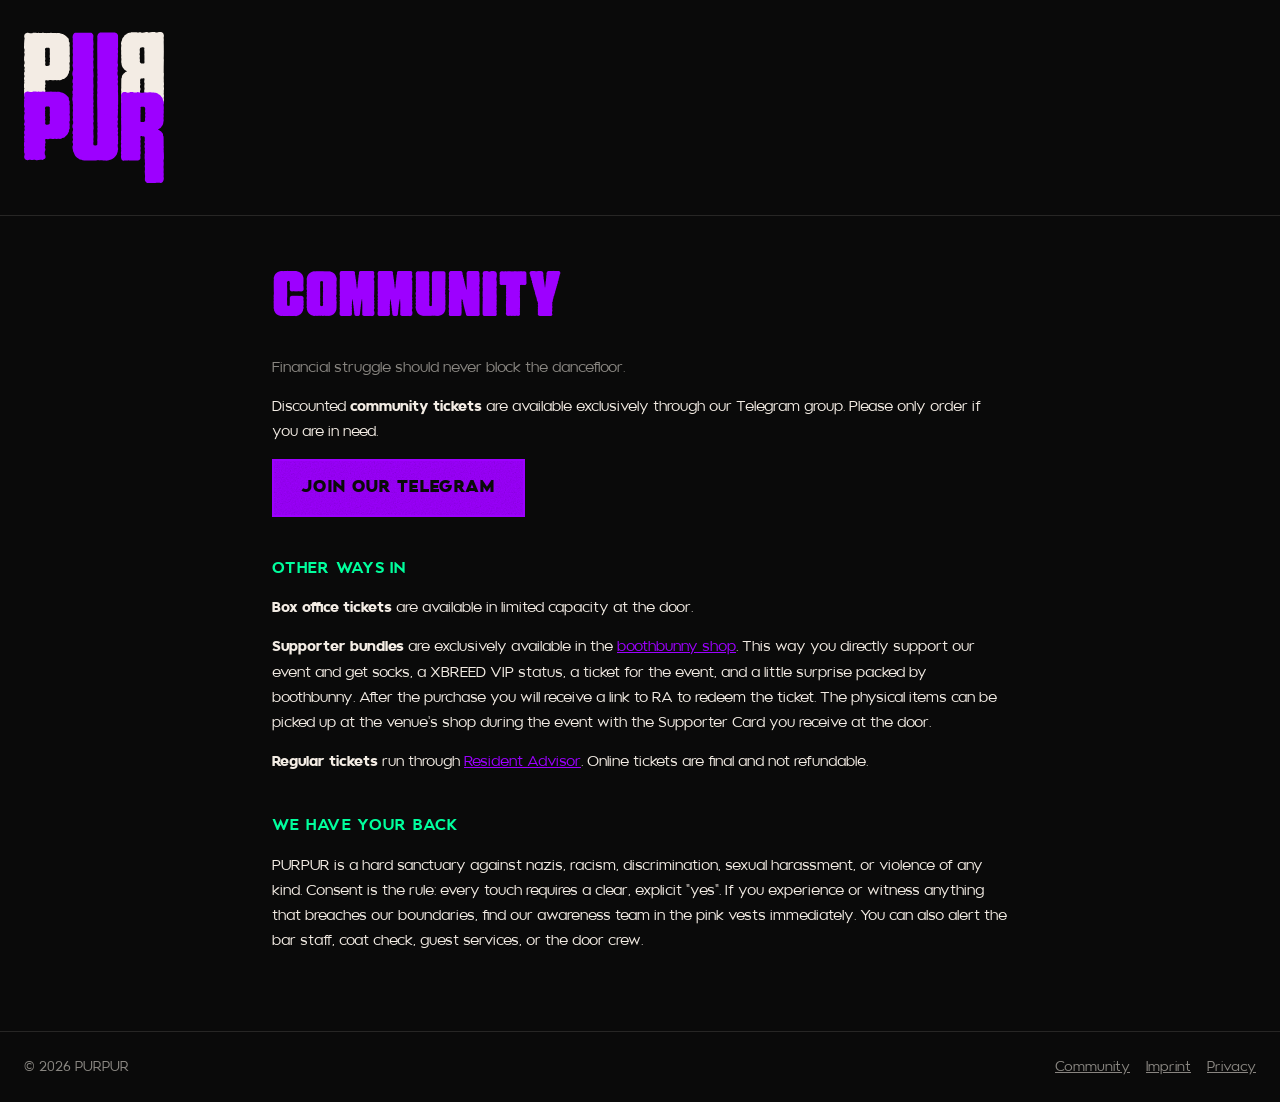
<file: community.html>
<!doctype html>
<html lang="en">
<head>
<meta charset="utf-8" />
<meta name="viewport" content="width=device-width, initial-scale=1" />
<title>Community / PURPUR</title>
<meta name="description" content="Community tickets and the PURPUR Telegram group. Financial struggle should never block the dancefloor." />
<meta property="og:type" content="website" />
  <meta property="og:url" content="https://purpur.berlin/community.html" />
  <meta property="og:site_name" content="PURPUR" />
<meta property="og:title" content="PURPUR. Expressing queer subculture. 16-01-27 | Berlin" />
<meta property="og:description" content="Transform into the purest version of yourself." />
<meta property="og:image" content="https://purpur.berlin/assets/share-card-purpur.jpg?v=4" />
<meta property="og:image:width" content="1200" />
<meta property="og:image:height" content="1200" />
  <meta property="og:image:type" content="image/jpeg" />
  <meta property="og:image:alt" content="PURPUR wordmark on violet" />
<meta property="og:locale" content="en_GB" />
<meta name="twitter:card" content="summary" />
<meta name="twitter:title" content="PURPUR. Expressing queer subculture. 16-01-27 | Berlin" />
<meta name="twitter:description" content="Transform into the purest version of yourself." />
<meta name="twitter:image" content="https://purpur.berlin/assets/share-card-purpur.jpg?v=4" />
<link rel="icon" href="/assets/favicon.svg" type="image/svg+xml" />
<link rel="icon" href="/assets/favicon-32.png" sizes="32x32" />
<link rel="apple-touch-icon" href="/assets/apple-touch-icon.png" />
<link rel="preload" href="/assets/fonts/GCFurion-Light.woff2" as="font" type="font/woff2" crossorigin />
<link rel="stylesheet" href="/styles.css?v=145" />
<script src="/assets/stats.js" defer></script>
</head>
<body class="legal">
<header class="legal__header">
  <a href="/"><img src="/Media/Logo_SVG/PURPUR-Logo-PurpleWhite.svg" alt="PURPUR" /></a>
</header>
<main class="legal__main">
  <div class="legal__inner">
    <h1>Community</h1>
    <p class="legal__note">Financial struggle should never block the dancefloor.</p>

    <p>
      Discounted <strong>community tickets</strong> are available exclusively through our
      Telegram group. Please only order if you are in need.
    </p>

    <p class="legal__cta">
      <a class="btn" href="https://t.me/purpurberlin" target="_blank" rel="noopener"><span>Join our Telegram</span></a>
    </p>

    <h2>Other ways in</h2>
    <p>
      <strong>Box office tickets</strong> are available in limited capacity at the door.
    </p>
    <p>
      <strong>Supporter bundles</strong> are exclusively available in the
      <a href="https://boothbunny.net/products/supporter-bundle" target="_blank" rel="noopener">boothbunny shop</a>.
      This way you directly support our event and get socks, a XBREED VIP status, a ticket for
      the event, and a little surprise packed by boothbunny. After the purchase you will receive
      a link to RA to redeem the ticket. The physical items can be picked up at the venue's shop
      during the event with the Supporter Card you receive at the door.
    </p>
    <p>
      <strong>Regular tickets</strong> run through
      <a href="https://ra.co/events/2568513" target="_blank" rel="noopener">Resident Advisor</a>.
      Online tickets are final and not refundable.
    </p>

    <h2>We have your back</h2>
    <p>
      PURPUR is a hard sanctuary against nazis, racism, discrimination, sexual harassment, or
      violence of any kind. Consent is the rule: every touch requires a clear, explicit "yes".
      If you experience or witness anything that breaches our boundaries, find our awareness
      team in the pink vests immediately. You can also alert the bar staff, coat check, guest
      services, or the door crew.
    </p>
  </div>
</main>
<footer class="legal__footer">
  <span>&copy; 2026 PURPUR</span>
  <nav>
    <a href="/community.html">Community</a>
    <a href="/imprint.html">Imprint</a>
    <a href="/privacy.html">Privacy</a>
  </nav>
</footer>
</body>
</html>
</file>
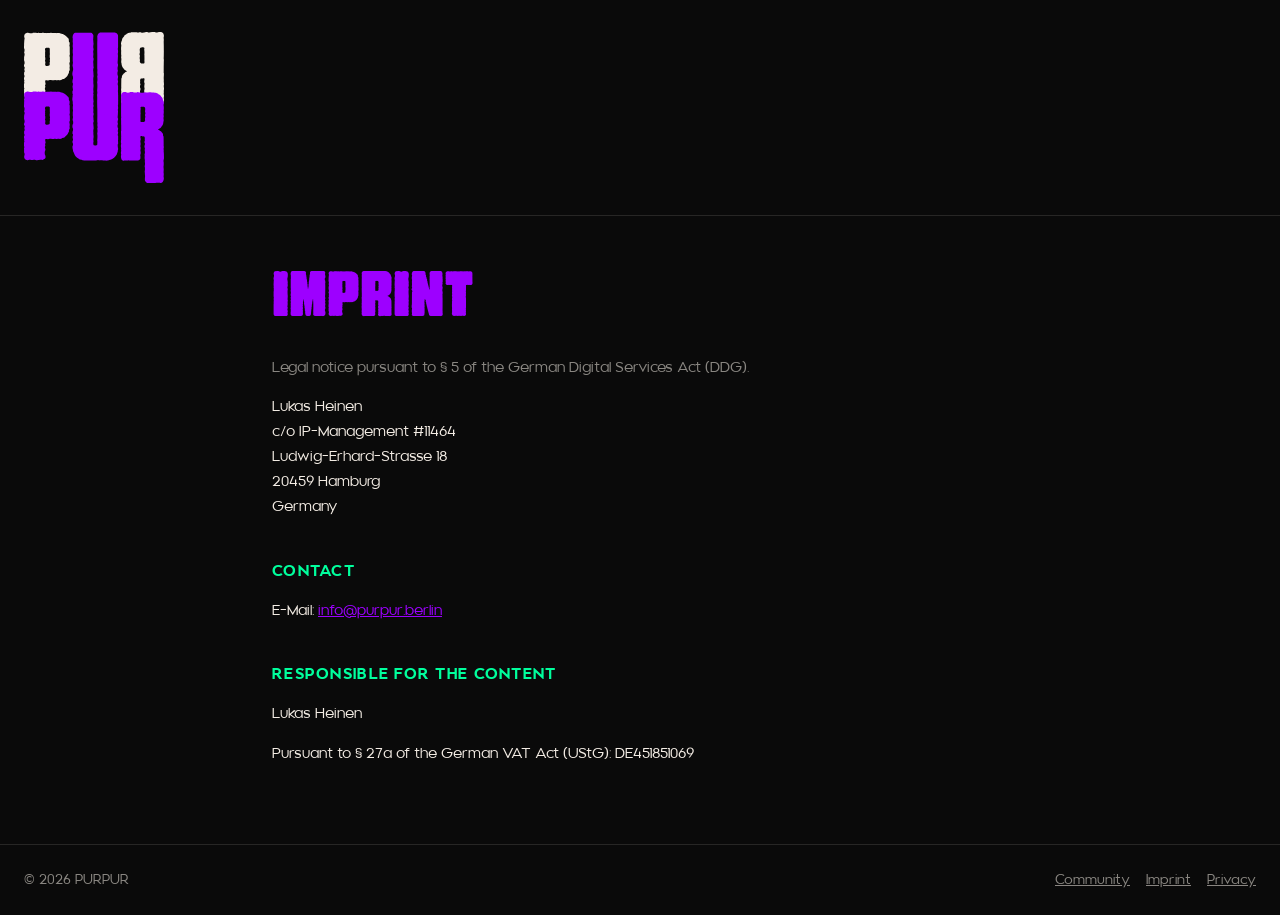
<file: imprint.html>
<!doctype html>
<html lang="en">
<head>
<meta charset="utf-8" />
<meta name="viewport" content="width=device-width, initial-scale=1" />
<title>Imprint / PURPUR</title>
<meta name="description" content="Legal notice for purpur.berlin pursuant to § 5 DDG." />
<meta property="og:type" content="website" />
  <meta property="og:url" content="https://purpur.berlin/imprint.html" />
  <meta property="og:site_name" content="PURPUR" />
<meta property="og:title" content="PURPUR. Expressing queer subculture. 16-01-27 | Berlin" />
<meta property="og:description" content="Transform into the purest version of yourself." />
<meta property="og:image" content="https://purpur.berlin/assets/share-card-purpur.jpg?v=4" />
<meta property="og:image:width" content="1200" />
<meta property="og:image:height" content="1200" />
  <meta property="og:image:type" content="image/jpeg" />
  <meta property="og:image:alt" content="PURPUR wordmark on violet" />
<meta property="og:locale" content="en_GB" />
<meta name="twitter:card" content="summary" />
<meta name="twitter:title" content="PURPUR. Expressing queer subculture. 16-01-27 | Berlin" />
<meta name="twitter:description" content="Transform into the purest version of yourself." />
<meta name="twitter:image" content="https://purpur.berlin/assets/share-card-purpur.jpg?v=4" />
<link rel="icon" href="/assets/favicon.svg" type="image/svg+xml" />
<link rel="icon" href="/assets/favicon-32.png" sizes="32x32" />
<link rel="apple-touch-icon" href="/assets/apple-touch-icon.png" />
<link rel="preload" href="/assets/fonts/GCFurion-Regular.woff2" as="font" type="font/woff2" crossorigin />
<link rel="stylesheet" href="/styles.css?v=145" />
<script src="/assets/stats.js" defer></script>
</head>
<body class="legal">
<header class="legal__header">
  <a href="/"><img src="/Media/Logo_SVG/PURPUR-Logo-PurpleWhite.svg" alt="PURPUR" /></a>
</header>
<main class="legal__main">
  <div class="legal__inner">
    <h1>Imprint</h1>
    <p class="legal__note">Legal notice pursuant to § 5 of the German Digital Services Act (DDG).</p>
    <p>
    Lukas Heinen<br>
    c/o IP-Management #11464<br>
    Ludwig-Erhard-Strasse 18<br>
    20459 Hamburg<br>
    Germany
    </p>
    <h2>Contact</h2>
    <p>E-Mail: <a href="mailto:info@purpur.berlin">info@purpur.berlin</a></p>
    <h2>Responsible for the content</h2>
    <p>Lukas Heinen</p>
    <p>Pursuant to § 27a of the German VAT Act (UStG): DE451851069</p>
  </div>
</main>
<footer class="legal__footer">
  <span>&copy; 2026 PURPUR</span>
  <nav>
    <a href="/community.html">Community</a>
    <a href="/imprint.html">Imprint</a>
    <a href="/privacy.html">Privacy</a>
  </nav>
</footer>
</body>
</html>
</file>
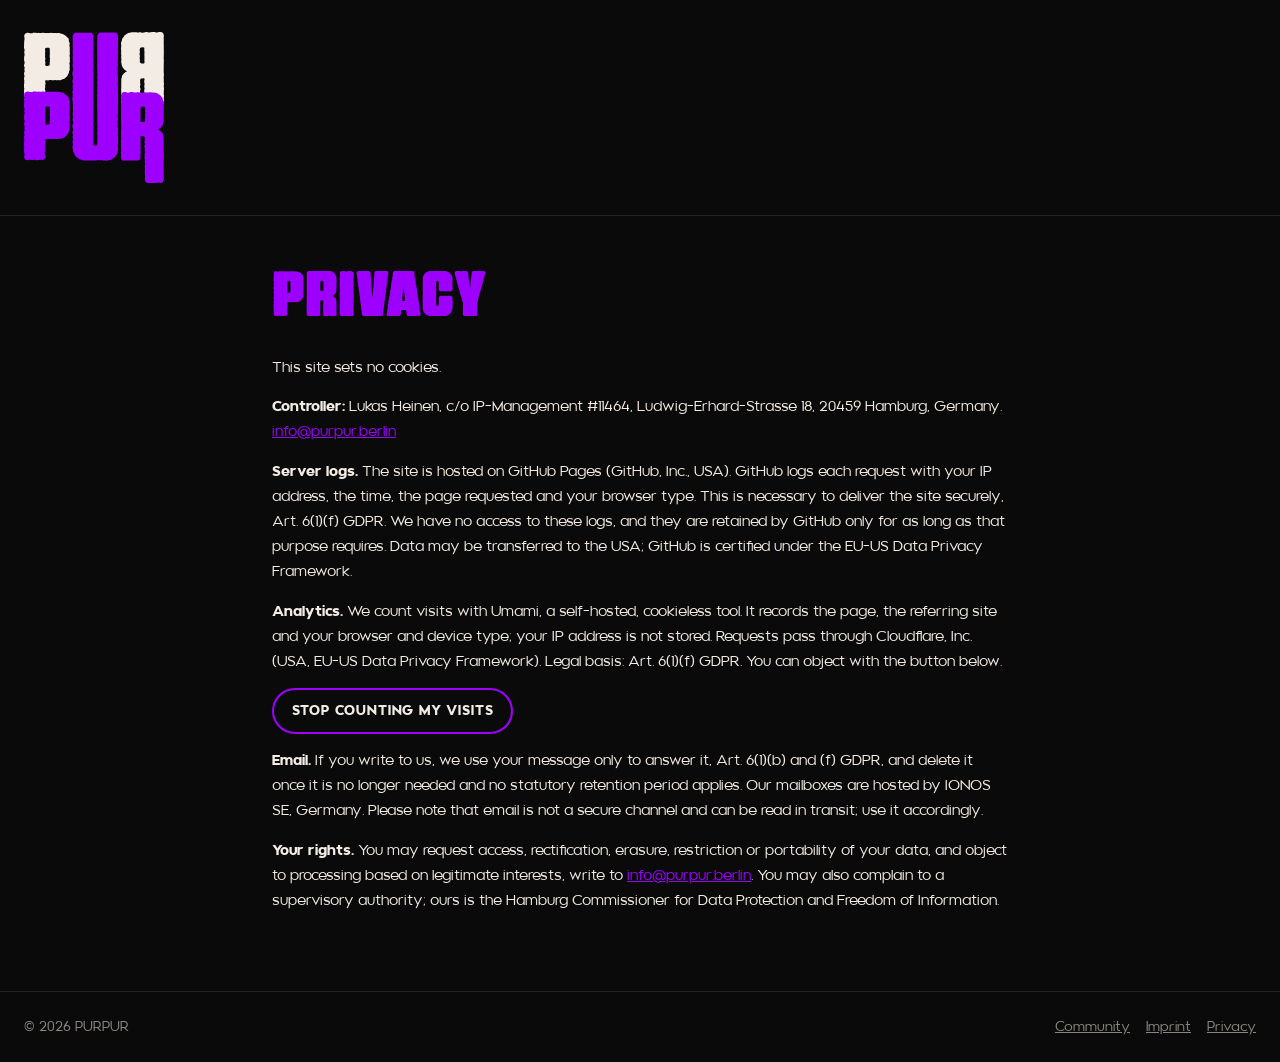
<file: privacy.html>
<!doctype html>
<html lang="en">
<head>
<meta charset="utf-8" />
<meta name="viewport" content="width=device-width, initial-scale=1" />
<title>Privacy / PURPUR</title>
<meta name="description" content="Privacy policy for purpur.berlin." />
<meta property="og:type" content="website" />
  <meta property="og:url" content="https://purpur.berlin/privacy.html" />
  <meta property="og:site_name" content="PURPUR" />
<meta property="og:title" content="PURPUR. Expressing queer subculture. 16-01-27 | Berlin" />
<meta property="og:description" content="Transform into the purest version of yourself." />
<meta property="og:image" content="https://purpur.berlin/assets/share-card-purpur.jpg?v=4" />
<meta property="og:image:width" content="1200" />
<meta property="og:image:height" content="1200" />
  <meta property="og:image:type" content="image/jpeg" />
  <meta property="og:image:alt" content="PURPUR wordmark on violet" />
<meta property="og:locale" content="en_GB" />
<meta name="twitter:card" content="summary" />
<meta name="twitter:title" content="PURPUR. Expressing queer subculture. 16-01-27 | Berlin" />
<meta name="twitter:description" content="Transform into the purest version of yourself." />
<meta name="twitter:image" content="https://purpur.berlin/assets/share-card-purpur.jpg?v=4" />
<link rel="icon" href="/assets/favicon.svg" type="image/svg+xml" />
<link rel="icon" href="/assets/favicon-32.png" sizes="32x32" />
<link rel="apple-touch-icon" href="/assets/apple-touch-icon.png" />
<link rel="preload" href="/assets/fonts/GCFurion-Regular.woff2" as="font" type="font/woff2" crossorigin />
<link rel="stylesheet" href="/styles.css?v=145" />
<script src="/assets/stats.js" defer></script>
</head>
<body class="legal">
<header class="legal__header">
  <a href="/"><img src="/Media/Logo_SVG/PURPUR-Logo-PurpleWhite.svg" alt="PURPUR" /></a>
</header>
<main class="legal__main">
  <div class="legal__inner">
    <h1>Privacy</h1>
    <p>
    This site sets no cookies.
    </p>
    <p>
    <strong>Controller:</strong> Lukas Heinen, c/o IP-Management #11464,
    Ludwig-Erhard-Strasse 18, 20459 Hamburg, Germany.
    <a href="mailto:info@purpur.berlin">info@purpur.berlin</a>
    </p>
    <p>
    <strong>Server logs.</strong> The site is hosted on GitHub Pages
    (GitHub, Inc., USA). GitHub logs each request with your IP address, the
    time, the page requested and your browser type. This is necessary to
    deliver the site securely, Art. 6(1)(f) GDPR. We have no access to these
    logs, and they are retained by GitHub only for as long as that purpose
    requires. Data may be transferred to the USA; GitHub is certified under
    the EU-US Data Privacy Framework.
    </p>
    <p>
    <strong>Analytics.</strong> We count visits with Umami, a self-hosted,
    cookieless tool. It records the page, the referring site and your browser
    and device type; your IP address is not stored. Requests pass through
    Cloudflare, Inc. (USA, EU-US Data Privacy Framework). Legal basis:
    Art. 6(1)(f) GDPR. You can object with the button below.
    </p>
    <p class="stats-optout">
    <button type="button" id="stats-optout">Stop counting my visits</button>
    <span id="stats-state" role="status"></span>
    </p>
    <p>
    <strong>Email.</strong> If you write to us, we use your message only to
    answer it, Art. 6(1)(b) and (f) GDPR, and delete it once it is no longer
    needed and no statutory retention period applies. Our mailboxes are hosted
    by IONOS SE, Germany. Please note that email is not a secure channel and
    can be read in transit; use it accordingly.
    </p>
    <p>
    <strong>Your rights.</strong> You may request access, rectification,
    erasure, restriction or portability of your data, and object to
    processing based on legitimate interests, write to
    <a href="mailto:info@purpur.berlin">info@purpur.berlin</a>. You may also
    complain to a supervisory authority; ours is the Hamburg Commissioner for
    Data Protection and Freedom of Information.
    </p>
  </div>
</main>
<footer class="legal__footer">
  <span>&copy; 2026 PURPUR</span>
  <nav>
    <a href="/community.html">Community</a>
    <a href="/imprint.html">Imprint</a>
    <a href="/privacy.html">Privacy</a>
  </nav>
</footer>
<script>
// Opt-out fuer die Reichweitenmessung: Umami prueft das localStorage-Flag
// "umami.disabled" selbst und sendet dann nichts mehr.
(function () {
  var knopf = document.getElementById("stats-optout");
  var zustand = document.getElementById("stats-state");
  if (!knopf) return;
  function aus() {
    try { return localStorage.getItem("umami.disabled") === "1"; } catch (e) { return false; }
  }
  function zeigen() {
    knopf.textContent = aus() ? "Count my visits again" : "Stop counting my visits";
    zustand.textContent = aus() ? "Your visits are not counted in this browser." : "";
  }
  knopf.addEventListener("click", function () {
    try {
      if (aus()) localStorage.removeItem("umami.disabled");
      else localStorage.setItem("umami.disabled", "1");
    } catch (e) {
      zustand.textContent = "Your browser blocks local storage, so this setting cannot be saved.";
      return;
    }
    zeigen();
  });
  zeigen();
})();
</script>
</body>
</html>
</file>
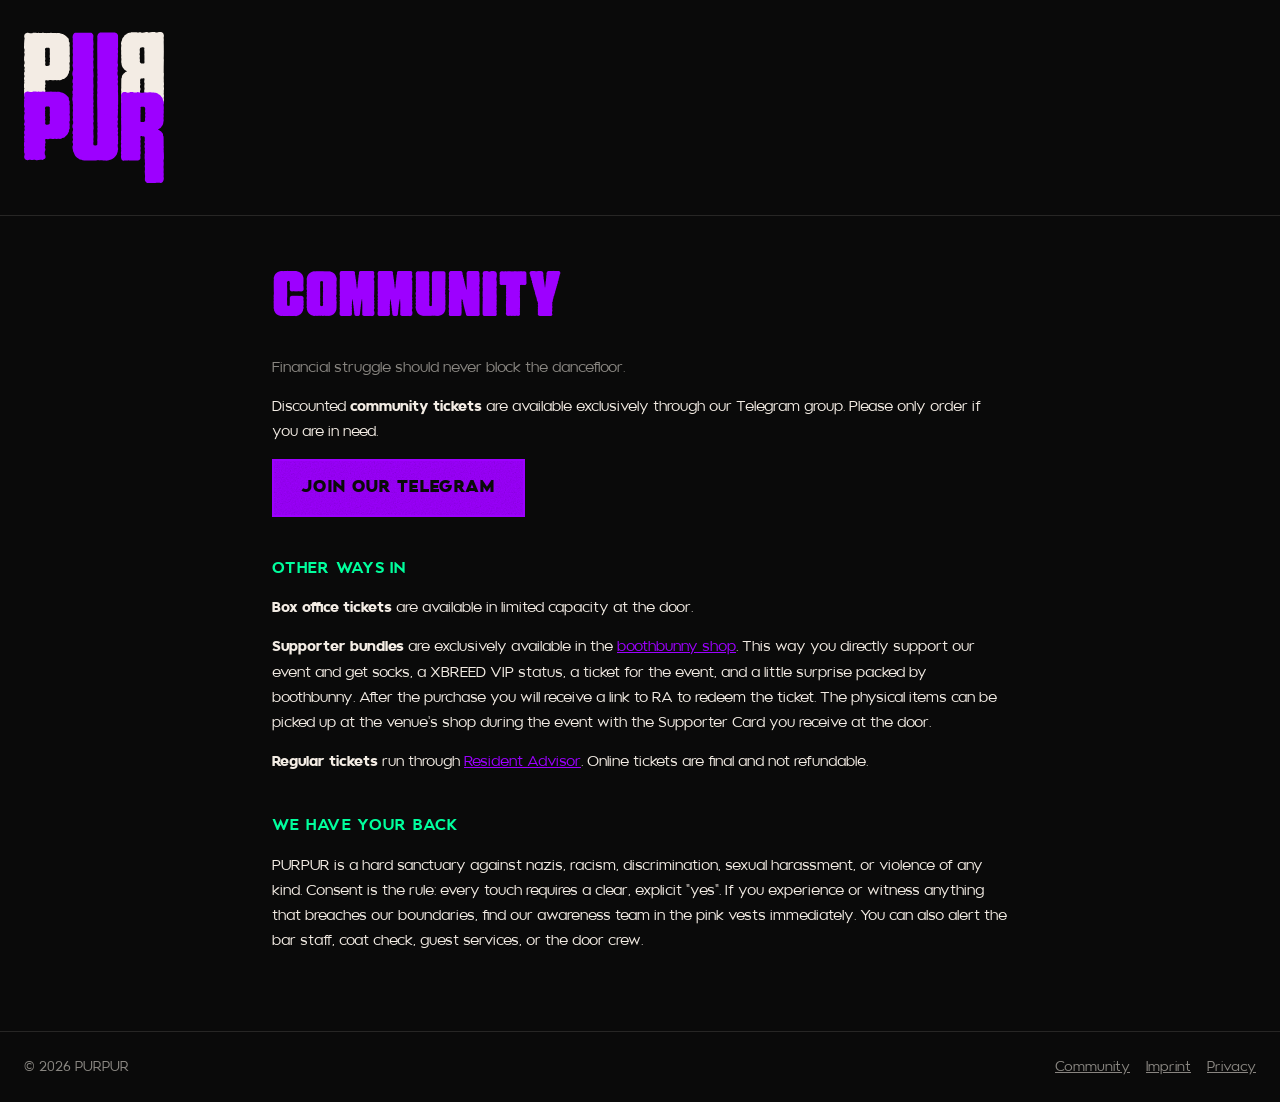
<file: preview/community.html>
<!doctype html>
<html lang="en">
<head>
<meta charset="utf-8" />
<meta name="robots" content="noindex, nofollow" />
<meta name="viewport" content="width=device-width, initial-scale=1" />
<title>Community / PURPUR</title>
<meta name="description" content="Community tickets and the PURPUR Telegram group. Financial struggle should never block the dancefloor." />
<meta property="og:type" content="website" />
  <meta property="og:url" content="https://purpur.berlin/preview/community.html" />
  <meta property="og:site_name" content="PURPUR" />
<meta property="og:title" content="PURPUR. Expressing queer subculture. 16-01-27 | Berlin" />
<meta property="og:description" content="Transform into the purest version of yourself." />
<meta property="og:image" content="https://purpur.berlin/preview/assets/share-card-purpur.jpg?v=4" />
<meta property="og:image:width" content="1200" />
<meta property="og:image:height" content="1200" />
  <meta property="og:image:type" content="image/jpeg" />
  <meta property="og:image:alt" content="PURPUR wordmark on violet" />
<meta property="og:locale" content="en_GB" />
<meta name="twitter:card" content="summary" />
<meta name="twitter:title" content="PURPUR. Expressing queer subculture. 16-01-27 | Berlin" />
<meta name="twitter:description" content="Transform into the purest version of yourself." />
<meta name="twitter:image" content="https://purpur.berlin/preview/assets/share-card-purpur.jpg?v=4" />
<link rel="icon" href="assets/favicon.svg" type="image/svg+xml" />
<link rel="icon" href="assets/favicon-32.png" sizes="32x32" />
<link rel="apple-touch-icon" href="assets/apple-touch-icon.png" />
<link rel="preload" href="assets/fonts/GCFurion-Light.woff2" as="font" type="font/woff2" crossorigin />
<link rel="stylesheet" href="styles.css?v=144" />
</head>
<body class="legal">
<header class="legal__header">
  <a href="index.html"><img src="Media/Logo_SVG/PURPUR-Logo-PurpleWhite.svg" alt="PURPUR" /></a>
</header>
<main class="legal__main">
  <div class="legal__inner">
    <h1>Community</h1>
    <p class="legal__note">Financial struggle should never block the dancefloor.</p>

    <p>
      Discounted <strong>community tickets</strong> are available exclusively through our
      Telegram group. Please only order if you are in need.
    </p>

    <p class="legal__cta">
      <a class="btn" href="https://t.me/purpurberlin" target="_blank" rel="noopener"><span>Join our Telegram</span></a>
    </p>

    <h2>Other ways in</h2>
    <p>
      <strong>Box office tickets</strong> are available in limited capacity at the door.
    </p>
    <p>
      <strong>Supporter bundles</strong> are exclusively available in the
      <a href="https://boothbunny.net/products/supporter-bundle" target="_blank" rel="noopener">boothbunny shop</a>.
      This way you directly support our event and get socks, a XBREED VIP status, a ticket for
      the event, and a little surprise packed by boothbunny. After the purchase you will receive
      a link to RA to redeem the ticket. The physical items can be picked up at the venue's shop
      during the event with the Supporter Card you receive at the door.
    </p>
    <p>
      <strong>Regular tickets</strong> run through
      <a href="https://ra.co/events/2568513" target="_blank" rel="noopener">Resident Advisor</a>.
      Online tickets are final and not refundable.
    </p>

    <h2>We have your back</h2>
    <p>
      PURPUR is a hard sanctuary against nazis, racism, discrimination, sexual harassment, or
      violence of any kind. Consent is the rule: every touch requires a clear, explicit "yes".
      If you experience or witness anything that breaches our boundaries, find our awareness
      team in the pink vests immediately. You can also alert the bar staff, coat check, guest
      services, or the door crew.
    </p>
  </div>
</main>
<footer class="legal__footer">
  <span>&copy; 2026 PURPUR</span>
  <nav>
    <a href="community.html">Community</a>
    <a href="imprint.html">Imprint</a>
    <a href="privacy.html">Privacy</a>
  </nav>
</footer>
</body>
</html>
</file>
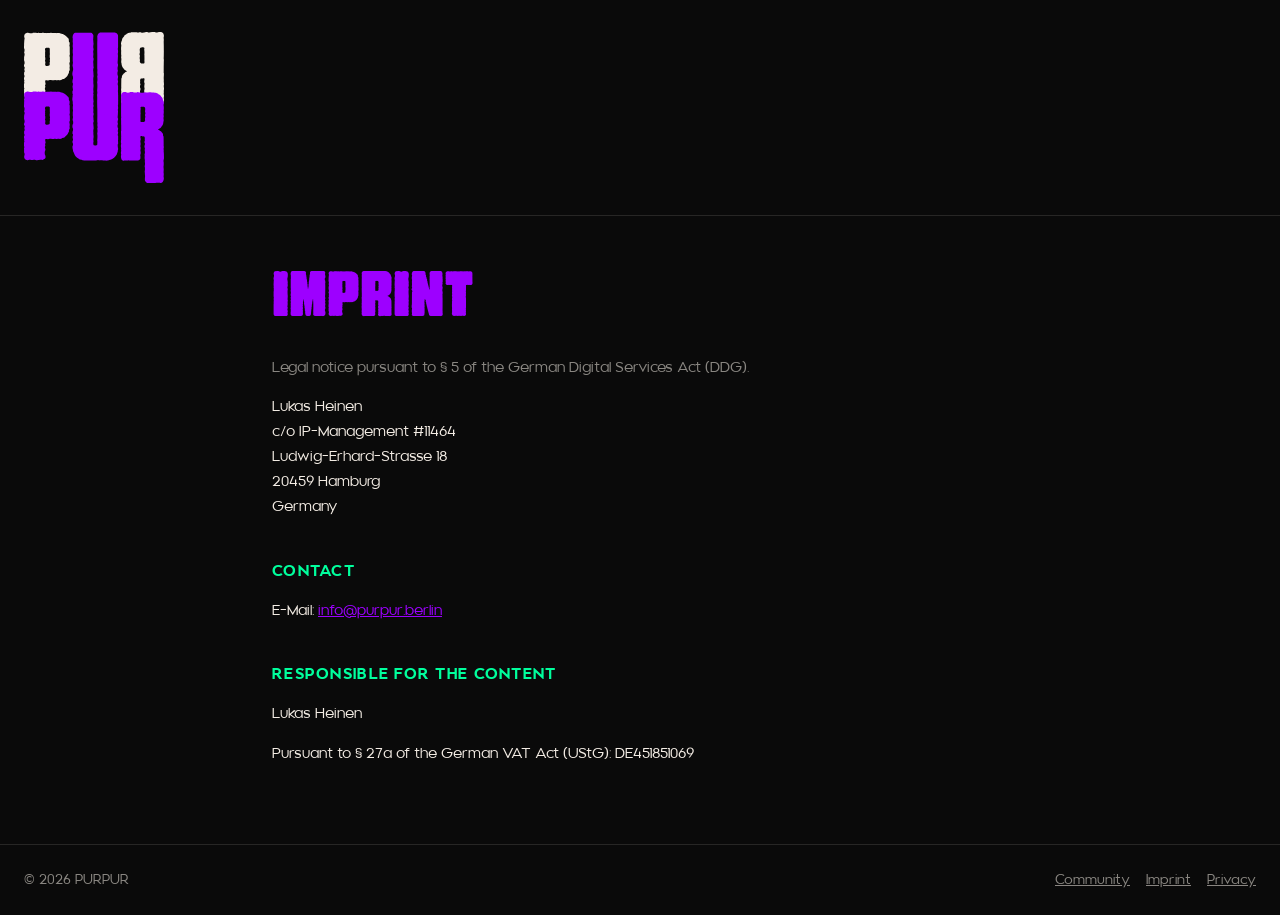
<file: preview/imprint.html>
<!doctype html>
<html lang="en">
<head>
<meta charset="utf-8" />
<meta name="robots" content="noindex, nofollow" />
<meta name="viewport" content="width=device-width, initial-scale=1" />
<title>Imprint / PURPUR</title>
<meta name="description" content="Legal notice for purpur.berlin pursuant to § 5 DDG." />
<meta property="og:type" content="website" />
  <meta property="og:url" content="https://purpur.berlin/preview/imprint.html" />
  <meta property="og:site_name" content="PURPUR" />
<meta property="og:title" content="PURPUR. Expressing queer subculture. 16-01-27 | Berlin" />
<meta property="og:description" content="Transform into the purest version of yourself." />
<meta property="og:image" content="https://purpur.berlin/preview/assets/share-card-purpur.jpg?v=4" />
<meta property="og:image:width" content="1200" />
<meta property="og:image:height" content="1200" />
  <meta property="og:image:type" content="image/jpeg" />
  <meta property="og:image:alt" content="PURPUR wordmark on violet" />
<meta property="og:locale" content="en_GB" />
<meta name="twitter:card" content="summary" />
<meta name="twitter:title" content="PURPUR. Expressing queer subculture. 16-01-27 | Berlin" />
<meta name="twitter:description" content="Transform into the purest version of yourself." />
<meta name="twitter:image" content="https://purpur.berlin/preview/assets/share-card-purpur.jpg?v=4" />
<link rel="icon" href="assets/favicon.svg" type="image/svg+xml" />
<link rel="icon" href="assets/favicon-32.png" sizes="32x32" />
<link rel="apple-touch-icon" href="assets/apple-touch-icon.png" />
<link rel="preload" href="assets/fonts/GCFurion-Regular.woff2" as="font" type="font/woff2" crossorigin />
<link rel="stylesheet" href="styles.css?v=144" />
</head>
<body class="legal">
<header class="legal__header">
  <a href="index.html"><img src="Media/Logo_SVG/PURPUR-Logo-PurpleWhite.svg" alt="PURPUR" /></a>
</header>
<main class="legal__main">
  <div class="legal__inner">
    <h1>Imprint</h1>
    <p class="legal__note">Legal notice pursuant to § 5 of the German Digital Services Act (DDG).</p>
    <p>
    Lukas Heinen<br>
    c/o IP-Management #11464<br>
    Ludwig-Erhard-Strasse 18<br>
    20459 Hamburg<br>
    Germany
    </p>
    <h2>Contact</h2>
    <p>E-Mail: <a href="mailto:info@purpur.berlin">info@purpur.berlin</a></p>
    <h2>Responsible for the content</h2>
    <p>Lukas Heinen</p>
    <p>Pursuant to § 27a of the German VAT Act (UStG): DE451851069</p>
  </div>
</main>
<footer class="legal__footer">
  <span>&copy; 2026 PURPUR</span>
  <nav>
    <a href="community.html">Community</a>
    <a href="imprint.html">Imprint</a>
    <a href="privacy.html">Privacy</a>
  </nav>
</footer>
</body>
</html>
</file>
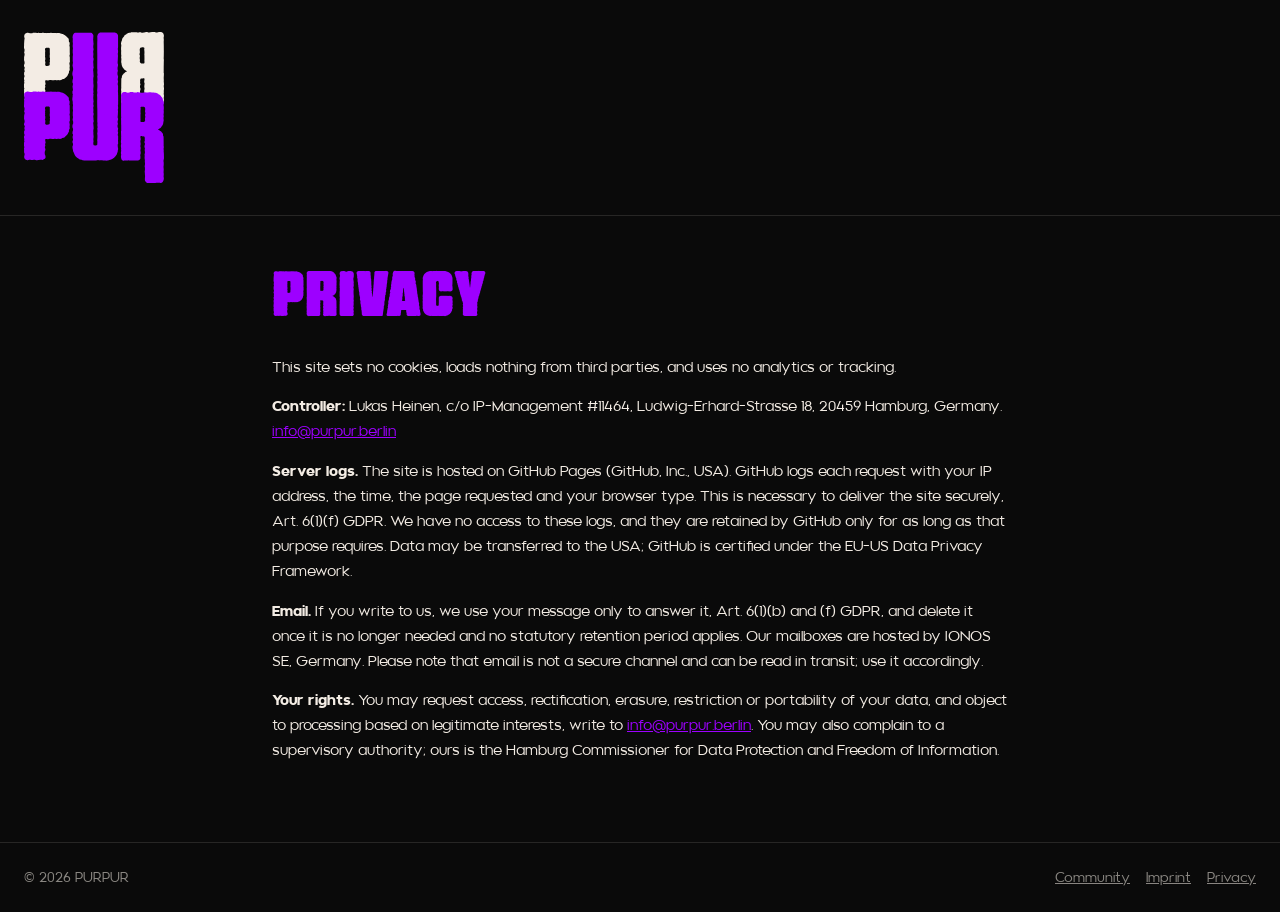
<file: preview/privacy.html>
<!doctype html>
<html lang="en">
<head>
<meta charset="utf-8" />
<meta name="robots" content="noindex, nofollow" />
<meta name="viewport" content="width=device-width, initial-scale=1" />
<title>Privacy / PURPUR</title>
<meta name="description" content="Privacy policy for purpur.berlin." />
<meta property="og:type" content="website" />
  <meta property="og:url" content="https://purpur.berlin/preview/privacy.html" />
  <meta property="og:site_name" content="PURPUR" />
<meta property="og:title" content="PURPUR. Expressing queer subculture. 16-01-27 | Berlin" />
<meta property="og:description" content="Transform into the purest version of yourself." />
<meta property="og:image" content="https://purpur.berlin/preview/assets/share-card-purpur.jpg?v=4" />
<meta property="og:image:width" content="1200" />
<meta property="og:image:height" content="1200" />
  <meta property="og:image:type" content="image/jpeg" />
  <meta property="og:image:alt" content="PURPUR wordmark on violet" />
<meta property="og:locale" content="en_GB" />
<meta name="twitter:card" content="summary" />
<meta name="twitter:title" content="PURPUR. Expressing queer subculture. 16-01-27 | Berlin" />
<meta name="twitter:description" content="Transform into the purest version of yourself." />
<meta name="twitter:image" content="https://purpur.berlin/preview/assets/share-card-purpur.jpg?v=4" />
<link rel="icon" href="assets/favicon.svg" type="image/svg+xml" />
<link rel="icon" href="assets/favicon-32.png" sizes="32x32" />
<link rel="apple-touch-icon" href="assets/apple-touch-icon.png" />
<link rel="preload" href="assets/fonts/GCFurion-Regular.woff2" as="font" type="font/woff2" crossorigin />
<link rel="stylesheet" href="styles.css?v=144" />
</head>
<body class="legal">
<header class="legal__header">
  <a href="index.html"><img src="Media/Logo_SVG/PURPUR-Logo-PurpleWhite.svg" alt="PURPUR" /></a>
</header>
<main class="legal__main">
  <div class="legal__inner">
    <h1>Privacy</h1>
    <p>
    This site sets no cookies, loads nothing from third parties, and uses no
    analytics or tracking.
    </p>
    <p>
    <strong>Controller:</strong> Lukas Heinen, c/o IP-Management #11464,
    Ludwig-Erhard-Strasse 18, 20459 Hamburg, Germany.
    <a href="mailto:info@purpur.berlin">info@purpur.berlin</a>
    </p>
    <p>
    <strong>Server logs.</strong> The site is hosted on GitHub Pages
    (GitHub, Inc., USA). GitHub logs each request with your IP address, the
    time, the page requested and your browser type. This is necessary to
    deliver the site securely, Art. 6(1)(f) GDPR. We have no access to these
    logs, and they are retained by GitHub only for as long as that purpose
    requires. Data may be transferred to the USA; GitHub is certified under
    the EU-US Data Privacy Framework.
    </p>
    <p>
    <strong>Email.</strong> If you write to us, we use your message only to
    answer it, Art. 6(1)(b) and (f) GDPR, and delete it once it is no longer
    needed and no statutory retention period applies. Our mailboxes are hosted
    by IONOS SE, Germany. Please note that email is not a secure channel and
    can be read in transit; use it accordingly.
    </p>
    <p>
    <strong>Your rights.</strong> You may request access, rectification,
    erasure, restriction or portability of your data, and object to
    processing based on legitimate interests, write to
    <a href="mailto:info@purpur.berlin">info@purpur.berlin</a>. You may also
    complain to a supervisory authority; ours is the Hamburg Commissioner for
    Data Protection and Freedom of Information.
    </p>
  </div>
</main>
<footer class="legal__footer">
  <span>&copy; 2026 PURPUR</span>
  <nav>
    <a href="community.html">Community</a>
    <a href="imprint.html">Imprint</a>
    <a href="privacy.html">Privacy</a>
  </nav>
</footer>
</body>
</html>
</file>
<file: tape.css>
/* PURPUR — Startseite "Tape"
   Die meisten Masse stehen als Inline-Styles im HTML (aus dem Design-Canvas
   uebernommen). Hier liegen Schriften, Farben, Effekte und alles, was fuers
   Handy anders sein muss. */

@font-face { font-family: "Mosher"; src: url("/assets/fonts/Mosher-Regular.woff2") format("woff2"); font-weight: 400; font-style: normal; font-display: swap; size-adjust: 116%; }
@font-face { font-family: "Furion"; src: url("/assets/fonts/GCFurion-Thin.woff2") format("woff2"); font-weight: 100; font-display: swap; }
@font-face { font-family: "Furion"; src: url("/assets/fonts/GCFurion-ExtraLight.woff2") format("woff2"); font-weight: 200; font-display: swap; }
@font-face { font-family: "Furion"; src: url("/assets/fonts/GCFurion-Light.woff2") format("woff2"); font-weight: 300; font-display: swap; }
@font-face { font-family: "Furion"; src: url("/assets/fonts/GCFurion-Regular.woff2") format("woff2"); font-weight: 400; font-display: swap; }
@font-face { font-family: "Furion"; src: url("/assets/fonts/GCFurion-Medium.woff2") format("woff2"); font-weight: 500; font-display: swap; }
@font-face { font-family: "Furion"; src: url("/assets/fonts/GCFurion-SemiBold.woff2") format("woff2"); font-weight: 600; font-display: swap; }
@font-face { font-family: "Furion"; src: url("/assets/fonts/GCFurion-Bold.woff2") format("woff2"); font-weight: 700; font-display: swap; }
@font-face { font-family: "Furion"; src: url("/assets/fonts/GCFurion-ExtraBold.woff2") format("woff2"); font-weight: 800; font-display: swap; }
@font-face { font-family: "Furion"; src: url("/assets/fonts/GCFurion-Black.woff2") format("woff2"); font-weight: 900; font-display: swap; }

:root {
  --ground: #5b12ff;
  --hot: #ff2bd6;
  --black: #0a0a0a;
  --bone: #f3ece4;
  --acid: #e2ff00;
  --mint: #00ff9d;
  --magenta: #ff00e2;
  /* Artist-Namen im Line-up, im Modus hard-light. Der Rotanteil muss ueber
     50 % liegen, sonst kippt die Schrift auf schwarzem Foto in dunkles Blau:
     #9d00ff ergaebe dort #3b00ff, #d900ff ergibt #b300ff. */
  --artist: #d900ff;
  --font-titel: "Mosher", "Arial Black", sans-serif;
  --font-text: "Furion", "Helvetica Neue", Arial, sans-serif;
  color-scheme: dark;
}

* { box-sizing: border-box; }
html { scroll-behavior: smooth; -webkit-text-size-adjust: 100%; }
body { margin: 0; background: var(--ground); color: #fff; font-family: var(--font-text); overflow-x: hidden; }
img, video { max-width: 100%; }
a { color: #fff; }
a:hover { color: #ffd2f4; }
.page { overflow-x: hidden; }
section[id] { scroll-margin-top: 72px; }

/* ---------- Neigung ---------- */
.tl { transition: transform .25s ease-out; will-change: transform; }

/* ---------- Decode-Text: Furion-Schnitte und Akzentfarben ---------- */
.wb { font-family: var(--font-text); }
.w1 { font-weight: 100; } .w2 { font-weight: 200; } .w3 { font-weight: 300; }
.w4 { font-weight: 400; } .w5 { font-weight: 500; } .w6 { font-weight: 600; }
.w7 { font-weight: 700; } .w8 { font-weight: 800; } .w9 { font-weight: 900; }
.wi { font-style: oblique 12deg; }
.ta { color: var(--acid); } .tm { color: var(--mint); } .tg { color: var(--magenta); }

/* ---------- Ladesequenz ---------- */
.loader { position: fixed; inset: 0; z-index: 9999; background: var(--black); display: flex; align-items: center; justify-content: center; transition: opacity .5s ease; }
.loader.is-out { opacity: 0; pointer-events: none; }
.loader__stage { position: relative; width: 240px; height: 258px; }
.loader__symbol { position: absolute; left: 40px; top: 49px; width: 160px; height: 160px; }
.loader__full { position: absolute; inset: 0; width: 100%; height: 100%; object-fit: contain; opacity: 0; }
.loader.is-glitching .loader__symbol { opacity: 0; }
.loader.is-glitching .loader__full { opacity: 1; animation: ppglitch .32s steps(2) 1; }
html.is-loading { overflow: hidden; }
@keyframes ppglitch {
  0% { transform: translate(-5px, 2px); filter: drop-shadow(5px 0 #ff00e2) drop-shadow(-5px 0 #1d00ff); clip-path: inset(12% 0 40% 0); }
  50% { transform: translate(4px, -2px); filter: drop-shadow(-4px 0 #ff00e2) drop-shadow(4px 0 #1d00ff); clip-path: inset(55% 0 5% 0); }
  100% { transform: none; filter: none; clip-path: none; }
}

/* ---------- Navigation: faehrt erst nach dem Hero herein ---------- */
.nav { transform: translateY(-110%); transition: transform .35s ease; }
.nav.is-visible { transform: none; }

/* ---------- Sticker-Cursor ---------- */
.cursor { position: fixed; top: 0; left: 0; width: 34px; height: 34px; z-index: 9998; pointer-events: none; opacity: 0; transition: opacity .2s; will-change: transform; }
.cursor.is-shown { opacity: 1; }
.cursor svg { width: 100%; height: 100%; overflow: visible; display: block; }
.cursor__sticker { fill: var(--magenta); stroke: var(--bone); stroke-width: 1.5; transform-origin: 20px 20px; transition: fill .15s, transform .18s cubic-bezier(.34, 1.56, .64, 1); animation: ppspin 9s linear infinite; }
.cursor.is-hover .cursor__sticker { fill: var(--acid); transform: scale(1.45); }
.cursor.is-active .cursor__sticker { fill: var(--mint); transform: scale(.8); }
html.has-cursor, html.has-cursor * { cursor: none !important; }
@keyframes ppspin { to { rotate: 360deg; } }

/* ---------- Hero: animiertes Korn ---------- */
.pp-grain { position: absolute; inset: -128px; pointer-events: none; background-image: url("/Media/Tape/noise.png"); background-size: 256px 256px; animation: ppgrain .6s steps(1) infinite; }
@keyframes ppgrain {
  0% { transform: translate(0, 0); } 12% { transform: translate(-61px, 37px); } 25% { transform: translate(43px, -88px); }
  37% { transform: translate(-97px, -21px); } 50% { transform: translate(72px, 59px); } 62% { transform: translate(-18px, 103px); }
  75% { transform: translate(110px, -45px); } 87% { transform: translate(-79px, -112px); } 100% { transform: translate(0, 0); }
}

/* ---------- Slideshow mit Glitch ---------- */
.slide { opacity: 0; }
.slide.is-active { opacity: 1; }
.pp-ca img { animation: ppca .32s steps(1) 1; }
@keyframes ppca {
  0% { transform: translate(0, 0); filter: url(#ppca-f); clip-path: inset(0 0 0 0); }
  14% { transform: translate(-10px, 3px); filter: url(#ppca-f) contrast(1.3); clip-path: inset(6% 0 48% 0); }
  28% { transform: translate(8px, -4px); filter: url(#ppca-f); clip-path: inset(38% 0 18% 0); }
  42% { transform: translate(-5px, 0); filter: url(#ppca-f) saturate(1.6); clip-path: inset(0 0 66% 0); }
  56% { transform: translate(12px, 2px); filter: url(#ppca-f); clip-path: inset(58% 0 3% 0); }
  70% { transform: translate(-3px, -1px); filter: url(#ppca-f); clip-path: inset(20% 0 30% 0); }
  85% { transform: translate(2px, 0); filter: url(#ppca-f); clip-path: none; }
  100% { transform: none; filter: none; clip-path: none; }
}

/* ---------- Line-up: angekuendigte Acts ---------- */
/* Gestaltet wie die Boothbunny-Kachel: Name und Handle unten links, im Differenz-
   Blendmodus ueber dem Foto. Das Foto liegt als <img> ganz unten, damit
   die Texte mit ihm verrechnet werden -- die Kachel ist durch ihr
   transform ein eigener Stapelkontext, der Blendmodus reicht also genau
   bis zum Foto und nicht bis zum Seitenhintergrund.
   Namensgroesse wie bei Boothbunny an die Kachelbreite gekoppelt (cqw);
   --em ist die Breite der laengsten Namenszeile in Mosher. */
.act {
  container-type: inline-size;
  display: flex;
  flex-direction: column;
  justify-content: flex-end;
  padding: 20px;
  border: 1px solid #9d00ff;
}
.act__bild {
  position: absolute;
  inset: 0;
  z-index: 0;
  width: 100%;
  height: 100%;
  object-fit: cover;
  display: block;
  /* Schwarz-weiss, bunt erst beim Hovern. Auf dem Handy gibt es kein
     Hover -- dort faerbt kurz das Antippen (:active). */
  filter: grayscale(1) contrast(1.05);
  transition: filter .6s ease;
}
.act:hover .act__bild,
.act:focus-visible .act__bild,
.act:active .act__bild { filter: none; }
/* Farbwelle beim ersten Hinscrollen (Ausloeser in tape.js). Ohne
   fill-mode: nach dem Durchlauf haelt die Animation nichts fest, sonst
   wuerde ihr Endwert das Bunt-beim-Hovern dauerhaft ueberstimmen. Anfang
   und Ende gleichen dem Grundzustand, deshalb springt nichts. */
@keyframes act-welle {
  0%, 100% { filter: grayscale(1) contrast(1.05); }
  40%, 55% { filter: grayscale(0) contrast(1); }
}
.act.is-welle .act__bild {
  animation: act-welle 1.6s ease-in-out var(--welle-verzug, 0ms);
}
.act__name {
  position: relative;
  z-index: 1;
  /* hard-light statt difference: difference liess den Namen ueber
     unruhigen Bildstellen zerfallen. Mit gesaettigtem Lila bleibt er auf
     schwarzem, grauem und weissem Grund lesbar (lila bis magenta). */
  mix-blend-mode: hard-light;
  margin-top: 8px;
  font-family: var(--font-titel);
  line-height: 1;
  color: var(--artist);
  font-size: min(40px, calc((100cqw - 4px) / var(--em, 6)));
}
/* Genre unter dem Namen: Rolle und Optik wie die Unterzeile bei Boothbunny.
   Der Instagram-Link liegt auf der ganzen Kachel, sichtbar steht er nicht. */
.act__info {
  position: relative;
  z-index: 1;
  mix-blend-mode: difference;
  margin-top: 8px;
  font-size: 14px;
  color: rgb(230, 220, 255);
}
a.act { color: inherit; text-decoration: none; }

/* Nummer oben links; im Differenzmodus kippt der helle Kasten auf hellem
   Foto ins Dunkle und bleibt so auf jedem Hintergrund lesbar. */
.act__nr {
  position: absolute;
  left: 14px;
  top: 14px;
  z-index: 1;
  mix-blend-mode: difference;
  padding: 4px 8px;
  background: #f3ece4;
  color: #0a0a0a;
  font-weight: 800;
  font-size: 14px;
}

/* ---------- Boothbunny-Kachel ---------- */
.bb-card > span:nth-child(2) { color: var(--artist) !important; mix-blend-mode: hard-light !important; }
.bb-card {
  background: url("/Media/Tape/boothbunny.webp") center / cover no-repeat;
  container-type: inline-size;
}
/* "Boothbunny" ist in Mosher rund 5,95x so breit wie die Schriftgroesse und
   stand damit in jeder Kachelbreite ueber. Die Groesse haengt deshalb an der
   Kachel (cqw) und nicht am Fenster: die Spaltenbreite des Rasters folgt dem
   Fenster nicht geradlinig -- bei 760 px ist die Kachel breiter als bei 1440. */
.bb-card > span:nth-child(2) { font-size: min(40px, calc((100cqw - 4px) / 5.95)) !important; }

/* ---------- Interaktion ---------- */
.pill { transition: transform .15s ease; }
.pill:hover { transform: scale(1.02); }
.tk { transition: transform .2s ease; }
.tk:hover { transform: translateY(-6px) rotate(-0.6deg); }
.reveal img { transition: filter .6s ease; }
.reveal:hover img, .reveal:focus-within img, .reveal.is-touched img { filter: grayscale(1) contrast(1.05) !important; }
a:focus-visible { outline: 2px solid var(--acid); outline-offset: 3px; }

/* ---------- "+ you": eigenes Schlagwort eintippen ---------- */
/* Das Feld uebernimmt die Inline-Optik der Kachel; hier steht nur, was ein
   <input> sonst mitbringt. Eingetragene Woerter leben nur im Browser: nichts
   wird gespeichert oder verschickt, ein Neuladen setzt die Liste zurueck. */
.yourtag {
  font-family: var(--font-text);
  background: transparent;
  outline: none;
  caret-color: #e2ff00;
  -webkit-appearance: none;
  appearance: none;
  min-width: 0;
  max-width: 100%;
}
.yourtag::placeholder { color: #e2ff00; opacity: 1; }
.yourtag:focus { border-style: solid; }
.yourtag.is-nope { border-color: var(--hot) !important; color: var(--hot) !important; caret-color: var(--hot); animation: tag-nope .34s ease; }
.yourtag.is-nope::placeholder { color: var(--hot); }
@keyframes tag-nope {
  0%, 100% { translate: 0; }
  20% { translate: -7px; }
  45% { translate: 6px; }
  70% { translate: -3px; }
  88% { translate: 2px; }
}
.yourtag-neu { animation: tag-pop .26s cubic-bezier(.2, 1.4, .4, 1) both; }
@keyframes tag-pop { from { scale: .7; opacity: 0; } }

/* Mehr Luft ueber "long before it was a flag": die schraege Entry-Bahn
   ragt oben in den Abschnitt hinein und fraes den Abstand sonst auf. */
#manifesto { padding-top: clamp(150px, 15vw, 220px) !important; }

/* ---------- Entry als schraege Bahn ---------- */
/* Der Abschnitt ist per Inline-Style gedreht, hatte aber keinen eigenen
   Hintergrund -- die Schraege war deshalb nicht zu sehen. Die Bahn liegt als
   ::before hinter dem Inhalt, ragt seitlich heraus (sonst blitzen an den
   gedrehten Ecken die Nachbarn durch) und laeuft oben und unten in sie hinein. */
#entry { position: relative; z-index: 2; margin: -44px 0; }
#entry::before {
  content: "";
  position: absolute;
  z-index: -1;
  top: 0;
  bottom: 0;
  left: -8vw;
  right: -8vw;
  background: var(--ground);
}

/* ---------- Regel-Tapes: rollen beim Hereinscrollen von links auf ---------- */
/* Die Klasse setzt erst tape.js, damit die Tapes ohne JS sichtbar bleiben.
   Animiert werden clip-path und translate -- nicht transform, weil dort die
   individuelle Neigung jeder Kachel inline steht. */
.tape-roll {
  /* Verdeckt wird per Maske, nicht per clip-path: einen clip-path rechnet der
     IntersectionObserver mit ein, das Tape waere dann nie "sichtbar" und
     loeste sich selbst nie aus. Eine Maske ist rein malerisch. */
  -webkit-mask-image: linear-gradient(90deg, #000 0 50%, transparent 50% 100%);
          mask-image: linear-gradient(90deg, #000 0 50%, transparent 50% 100%);
  -webkit-mask-size: 200% 100%;
          mask-size: 200% 100%;
  -webkit-mask-repeat: no-repeat;
          mask-repeat: no-repeat;
  -webkit-mask-position: 100% 0;
          mask-position: 100% 0;
  translate: -14px 0;
  transition: -webkit-mask-position .62s cubic-bezier(.22, .61, .36, 1),
              mask-position .62s cubic-bezier(.22, .61, .36, 1),
              translate .62s cubic-bezier(.22, .61, .36, 1);
}
.tape-roll.is-on {
  -webkit-mask-position: 0 0;
          mask-position: 0 0;
  translate: 0 0;
}

@media (prefers-reduced-motion: reduce) {
  .pp-grain, .cursor__sticker { animation: none; }
  .tl { transition: none; }
  .tape-roll { -webkit-mask-image: none; mask-image: none; translate: 0 0; transition: none; }
  .yourtag-neu, .yourtag.is-nope { animation: none; }
  .act__bild { transition: none; animation: none !important; }
}

/* =========================================================================
   Handy und schmale Fenster
   ========================================================================= */
@media (max-width: 760px) {
  /* Navigation: nur Symbol und Ticket-Knopf */
  #nav nav a:not(:last-child) { display: none; }
  #nav img { height: 40px !important; width: 40px !important; }

  /* Hero */
  #top { padding: 28px 16px 120px !important; gap: 36px !important; }
  [data-tilt="hero"] { flex-basis: 100% !important; gap: 22px !important; }
  [data-tilt="hero"] > .tl:first-child { gap: 16px !important; }
  [data-tilt="hero"] img[alt="PURPUR"] { width: 132px !important; }
  [data-tilt="hero"] p { font-size: 22px !important; flex-basis: 150px !important; }
  .pill { padding-left: 22px !important; padding-right: 22px !important; }
  /* Supporter-Bundle: kurzer Text, damit Label und Wert in einer Zeile bleiben */
  .nur-breit { display: none; }
  .pill span:first-child { font-size: 15px !important; }
  .pill:first-child span:first-child { font-size: 28px !important; }
  [data-tilt="photo"] { flex-basis: 100% !important; height: 470px !important; margin-right: 8px; }
  [data-tilt="photo"] > div[style*="rotate(-7deg)"] { font-size: 19px !important; }
  [data-tilt="photo"] > div[style*="border-radius: 50%"] { width: 140px !important; height: 140px !important; bottom: -28px !important; }
  [data-tilt="photo"] > div[style*="border-radius: 50%"] span:nth-child(2) { font-size: 36px !important; }
  [data-tilt="photo"] > div[style*="border-radius: 50%"] span { font-size: 11px !important; }

  /* Laufband */
  #top + div { font-size: 17px !important; }

  /* Who */
  #who { padding: 72px 16px !important; }
  #who h2 { font-size: clamp(44px, 13vw, 64px) !important; margin-bottom: 32px !important; }
  [data-decode="who2"] { font-size: clamp(48px, 15vw, 72px) !important; }
  #who span[style*="border"], #who span[style*="background"], #who .yourtag { font-size: 18px !important; padding: 7px 14px !important; }
  #who p { font-size: 17px !important; }

  /* Banner */
  div[style*="height: 560px"] { height: 340px !important; }
  div[style*="height: 560px"] > div { font-size: 15px !important; }

  /* Line-up: zwei Spalten, Boothbunny links wie eine normale Kachel */
  #lineup { padding: 72px 16px !important; }
  [data-tilt="lineup"] { grid-template-columns: repeat(2, minmax(0, 1fr)) !important; gap: 10px !important; }
  [data-tilt="lineup"] > * { height: 250px !important; }
  [data-tilt="lineup"] > *[style*="margin-top: 48px"] { margin-top: 28px !important; }
  /* Nur die Boothbunny-Kachel -- frueher stand hier "> a", das traf aber
     jede verlinkte Act-Kachel und zwang sie in die linke Spalte. */
  [data-tilt="lineup"] > .bb-card { grid-column: 1; height: 250px !important; margin-top: 0 !important; }
  [data-tilt="lineup"] div[style*="rotate("] { font-size: 15px !important; }
  .act__nr { font-size: 11px; }
  [data-tilt="lineup"] span[style*="[ACT"], [data-tilt="lineup"] span[style*="bottom: 14px"] { font-size: 11px !important; }

  /* Insight */
  [data-tilt="insight"] { padding: 0 16px 72px !important; gap: 28px !important; }
  /* Bildformat = Dateiformat (4:5), sonst wird ihr oben die Stirn abgeschnitten */
  [data-tilt="insight"] > img { height: auto !important; aspect-ratio: 4 / 5; object-position: 50% 0 !important; max-width: 100% !important; flex-basis: 100% !important; }
  [data-tilt="insight"] p:first-of-type { font-size: 24px !important; }

  /* We have your back */
  section[style*="background: #0a0a0a"] { padding: 72px 16px !important; }
  section[style*="background: #0a0a0a"] div[style*="padding: 14px 24px"] { margin-left: 0 !important; padding: 12px 16px !important; font-size: 16px !important; }

  /* Entry: auf dem Handy bleibt der Inhalt gerade (die Drehung zog ihn an den
     linken Rand) -- schraeg ist nur noch die Bahn dahinter */
  #entry { padding: 104px 28px !important; transform: none !important; margin: -30px 0; }
  #entry::before { top: -26px; bottom: -26px; left: -16vw; right: -16vw; transform: rotate(-3.4deg); }
  #entry .tk { min-height: 0 !important; }

  /* Manifest */
  #manifesto { padding: 132px 16px 72px !important; }
  /* Haende: Groesse und Ueberstand nach oben/unten bleiben wie im Original
     (das Motiv ist an Aermel und Unterarm gerade abgeschnitten -- nur weil es
     weit ueber den Abschnitt hinausragt, liegen diese Kanten ausserhalb).
     Geaendert wird nur, wie weit es hereinragt. */
  #manifesto > img { right: -6% !important; opacity: .5 !important; }

  /* Archiv: als Liste statt Tabelle */
  #archive { padding: 72px 16px !important; }
  #archive div[style*="min-width: 760px"] { min-width: 0 !important; }
  #archive div[style*="grid-template-columns: 100px 180px"] { display: flex !important; flex-wrap: wrap; gap: 4px 14px !important; }
  #archive div[style*="grid-template-columns: 100px 180px"] > :nth-child(4) { flex-basis: 100%; }
  #archive div[style*="align-items: end"] { display: none !important; }

  /* Footer */
  footer { padding: 48px 16px 28px !important; }
  footer p[style*="flex-basis: 100%"] { text-align: left !important; }
}

/* Noch schmaler: auch das "get" faellt weg */
@media (max-width: 420px) {
  .nur-mittel { display: none; }
}

/* Ganz schmal: die Haende weiter nach rechts, sonst liegen sie auf der
   Ueberschrift. Groesse und Ueberstand bleiben unveraendert. */
@media (max-width: 480px) {
  #manifesto > img { right: -20% !important; }
}
</file>
<file: link/link.css>
/* PURPUR — Linkseite unter /link/
   Eigenstaendig: eigene Schriftdeklarationen und Farben, damit die Seite nicht
   an den Inline-Massen der Startseite haengt. Dieselben Dateien wie dort, also
   aus dem Cache. */

@font-face { font-family: "Mosher"; src: url("/assets/fonts/Mosher-Regular.woff2") format("woff2"); font-weight: 400; font-style: normal; font-display: swap; size-adjust: 116%; }
@font-face { font-family: "Furion"; src: url("/assets/fonts/GCFurion-Thin.woff2") format("woff2"); font-weight: 100; font-display: swap; }
@font-face { font-family: "Furion"; src: url("/assets/fonts/GCFurion-Regular.woff2") format("woff2"); font-weight: 400; font-display: swap; }
@font-face { font-family: "Furion"; src: url("/assets/fonts/GCFurion-Medium.woff2") format("woff2"); font-weight: 500; font-display: swap; }
@font-face { font-family: "Furion"; src: url("/assets/fonts/GCFurion-Bold.woff2") format("woff2"); font-weight: 700; font-display: swap; }
@font-face { font-family: "Furion"; src: url("/assets/fonts/GCFurion-ExtraBold.woff2") format("woff2"); font-weight: 800; font-display: swap; }
@font-face { font-family: "Furion"; src: url("/assets/fonts/GCFurion-Black.woff2") format("woff2"); font-weight: 900; font-display: swap; }

:root {
  --ground: #5b12ff;
  --hot: #ff2bd6;
  --black: #0a0a0a;
  --bone: #f3ece4;
  --acid: #e2ff00;
  --font-titel: "Mosher", "Arial Black", sans-serif;
  --font-text: "Furion", "Helvetica Neue", Arial, sans-serif;
  color-scheme: dark;
}

* { box-sizing: border-box; }
html { -webkit-text-size-adjust: 100%; overflow-x: hidden; }
body {
  margin: 0;
  min-height: 100svh;
  /* Das Datumsband ragt bewusst seitlich heraus -- ohne das hier gaebe es
     dadurch eine waagerechte Bildlaufleiste. */
  overflow-x: hidden;
  background: #1c1b1f radial-gradient(ellipse at 70% 20%, #2c2a30 0%, #141316 70%) no-repeat;
  color: #fff;
  font-family: var(--font-text);
  display: flex;
  flex-direction: column;
  align-items: center;
  /* Platz unten fuer die Leiste des Browsers auf dem Handy */
  padding: clamp(32px, 7vh, 72px) 16px calc(24px + env(safe-area-inset-bottom));
}

/* Koerniges Rauschen wie auf der Startseite */
.grain {
  position: fixed;
  inset: 0;
  pointer-events: none;
  z-index: 0;
  background: url("/Media/Tape/noise.png") repeat;
  background-size: 180px 180px;
  opacity: .5;
  mix-blend-mode: multiply;
  filter: grayscale(1);
}

.wrap {
  position: relative;
  z-index: 1;
  width: 100%;
  max-width: 600px;
  display: flex;
  flex-direction: column;
  gap: 28px;
}

/* ---------- Kopf: Werte 1:1 wie der Hero der Startseite ----------
   Logo und Claim nebeneinander, Claim duenn/fett gemischt. Aendert sich
   der Hero dort, hier mitziehen. */
.kopf { display: flex; flex-wrap: wrap; align-items: center; gap: 24px; }
.kopf a { line-height: 0; }
.kopf img { width: clamp(160px, 16vw, 240px); height: auto; }
.claim {
  margin: 0;
  flex: 1 1 220px;
  font-size: clamp(22px, 2.2vw, 32px);
  line-height: 1.12;
  text-transform: uppercase;
  color: #ffffff;
}
.claim .duenn { font-weight: 100; }
.claim b { font-weight: 900; }
.claim .mosher { font-family: var(--font-titel); font-weight: 400; }

/* Datumsband, leicht schraeg wie das Absperrband */
.band {
  align-self: stretch;
  /* Genau die Seitenpolsterung des Bodys zurueck, damit das Band von Kante
     zu Kante laeuft, ohne die Seite breiter zu machen. */
  margin: -6px -16px -4px;
  padding: 9px 0;
  transform: rotate(-1.6deg);
  background: var(--black);
  color: var(--bone);
  font-family: var(--font-titel);
  font-size: clamp(15px, 4.4vw, 19px);
  text-align: center;
  white-space: nowrap;
  overflow: hidden;
}
.band span { margin: 0 6px; }
.band img { height: 1em; width: auto; vertical-align: -0.12em; }

/* ---------- Knoepfe: Werte 1:1 wie auf der Startseite ---------- */
.reihe { display: flex; flex-direction: column; gap: 10px; }
.pill {
  display: flex;
  flex-wrap: wrap;
  justify-content: space-between;
  align-items: center;
  gap: 8px;
  min-height: 58px;
  padding: 10px 28px;
  border-radius: 999px;
  text-decoration: none;
  transition: transform .15s ease;
}
.pill:hover, .pill:focus-visible { transform: scale(1.02); }
.pill .was { font-size: 17px; font-weight: 800; text-transform: uppercase; letter-spacing: .06em; }
.pill .wo { font-size: 13px; font-weight: 400; }

.pill--haupt { min-height: 76px; padding: 12px 28px; background: var(--black); color: #fff; }
.pill--haupt .was { font-family: var(--font-titel); font-weight: 400; font-size: 32px; letter-spacing: 0; line-height: 1; }
.pill--haupt .wo { font-weight: 700; letter-spacing: .14em; text-transform: uppercase; color: var(--hot); }

.pill--bone { background: var(--bone); color: var(--black); }
.pill--hot { background: var(--hot); color: var(--black); }
.pill--hot .wo { font-weight: 500; }
.pill--linie { border: 2px solid #fff; color: #fff; }
.pill--purpur { background: var(--ground); color: #fff; }

/* Handy: wie die Startseite */
@media (max-width: 760px) {
  .wrap { gap: 22px; }
  .kopf { gap: 16px; }
  .kopf img { width: 132px; }
  .claim { font-size: 22px; flex-basis: 150px; }
  .pill { padding-left: 22px; padding-right: 22px; }
  .pill .was { font-size: 15px; }
  .pill--haupt .was { font-size: 28px; }
  .nur-breit { display: none; }
}
@media (max-width: 420px) {
  .nur-mittel { display: none; }
}

a:focus-visible { outline: 2px solid var(--acid); outline-offset: 3px; }

/* ---------- Fuss ---------- */
.fuss {
  margin-top: 10px;
  display: flex;
  flex-wrap: wrap;
  justify-content: center;
  align-items: center;
  gap: 6px 16px;
  font-size: 12px;
  letter-spacing: .06em;
  text-transform: uppercase;
  color: #9a93a6;
}
.fuss a { color: #9a93a6; text-decoration: none; border-bottom: 1px solid #4a4452; padding-bottom: 1px; }
.fuss a:hover, .fuss a:focus-visible { color: #fff; border-bottom-color: #fff; }

@media (prefers-reduced-motion: reduce) {
  .pill { transition: none; }
}
</file>
<file: preview/tape.css>
/* PURPUR — Startseite "Tape"
   Die meisten Masse stehen als Inline-Styles im HTML (aus dem Design-Canvas
   uebernommen). Hier liegen Schriften, Farben, Effekte und alles, was fuers
   Handy anders sein muss. */

@font-face { font-family: "Mosher"; src: url("assets/fonts/Mosher-Regular.woff2") format("woff2"); font-weight: 400; font-style: normal; font-display: swap; size-adjust: 116%; }
@font-face { font-family: "Furion"; src: url("assets/fonts/GCFurion-Thin.woff2") format("woff2"); font-weight: 100; font-display: swap; }
@font-face { font-family: "Furion"; src: url("assets/fonts/GCFurion-ExtraLight.woff2") format("woff2"); font-weight: 200; font-display: swap; }
@font-face { font-family: "Furion"; src: url("assets/fonts/GCFurion-Light.woff2") format("woff2"); font-weight: 300; font-display: swap; }
@font-face { font-family: "Furion"; src: url("assets/fonts/GCFurion-Regular.woff2") format("woff2"); font-weight: 400; font-display: swap; }
@font-face { font-family: "Furion"; src: url("assets/fonts/GCFurion-Medium.woff2") format("woff2"); font-weight: 500; font-display: swap; }
@font-face { font-family: "Furion"; src: url("assets/fonts/GCFurion-SemiBold.woff2") format("woff2"); font-weight: 600; font-display: swap; }
@font-face { font-family: "Furion"; src: url("assets/fonts/GCFurion-Bold.woff2") format("woff2"); font-weight: 700; font-display: swap; }
@font-face { font-family: "Furion"; src: url("assets/fonts/GCFurion-ExtraBold.woff2") format("woff2"); font-weight: 800; font-display: swap; }
@font-face { font-family: "Furion"; src: url("assets/fonts/GCFurion-Black.woff2") format("woff2"); font-weight: 900; font-display: swap; }

:root {
  --ground: #5b12ff;
  --hot: #ff2bd6;
  --black: #0a0a0a;
  --bone: #f3ece4;
  --acid: #e2ff00;
  --mint: #00ff9d;
  --magenta: #ff00e2;
  /* Artist-Namen im Line-up, im Modus hard-light. Der Rotanteil muss ueber
     50 % liegen, sonst kippt die Schrift auf schwarzem Foto in dunkles Blau:
     #9d00ff ergaebe dort #3b00ff, #d900ff ergibt #b300ff. */
  --artist: #d900ff;
  --font-titel: "Mosher", "Arial Black", sans-serif;
  --font-text: "Furion", "Helvetica Neue", Arial, sans-serif;
  color-scheme: dark;
}

* { box-sizing: border-box; }
html { scroll-behavior: smooth; -webkit-text-size-adjust: 100%; }
body { margin: 0; background: var(--ground); color: #fff; font-family: var(--font-text); overflow-x: hidden; }
img, video { max-width: 100%; }
a { color: #fff; }
a:hover { color: #ffd2f4; }
.page { overflow-x: hidden; }
section[id] { scroll-margin-top: 72px; }

/* ---------- Neigung ---------- */
.tl { transition: transform .25s ease-out; will-change: transform; }

/* ---------- Decode-Text: Furion-Schnitte und Akzentfarben ---------- */
.wb { font-family: var(--font-text); }
.w1 { font-weight: 100; } .w2 { font-weight: 200; } .w3 { font-weight: 300; }
.w4 { font-weight: 400; } .w5 { font-weight: 500; } .w6 { font-weight: 600; }
.w7 { font-weight: 700; } .w8 { font-weight: 800; } .w9 { font-weight: 900; }
.wi { font-style: oblique 12deg; }
.ta { color: var(--acid); } .tm { color: var(--mint); } .tg { color: var(--magenta); }

/* ---------- Ladesequenz ---------- */
.loader { position: fixed; inset: 0; z-index: 9999; background: var(--black); display: flex; align-items: center; justify-content: center; transition: opacity .5s ease; }
.loader.is-out { opacity: 0; pointer-events: none; }
.loader__stage { position: relative; width: 240px; height: 258px; }
.loader__symbol { position: absolute; left: 40px; top: 49px; width: 160px; height: 160px; }
.loader__full { position: absolute; inset: 0; width: 100%; height: 100%; object-fit: contain; opacity: 0; }
.loader.is-glitching .loader__symbol { opacity: 0; }
.loader.is-glitching .loader__full { opacity: 1; animation: ppglitch .32s steps(2) 1; }
html.is-loading { overflow: hidden; }
@keyframes ppglitch {
  0% { transform: translate(-5px, 2px); filter: drop-shadow(5px 0 #ff00e2) drop-shadow(-5px 0 #1d00ff); clip-path: inset(12% 0 40% 0); }
  50% { transform: translate(4px, -2px); filter: drop-shadow(-4px 0 #ff00e2) drop-shadow(4px 0 #1d00ff); clip-path: inset(55% 0 5% 0); }
  100% { transform: none; filter: none; clip-path: none; }
}

/* ---------- Navigation: faehrt erst nach dem Hero herein ---------- */
.nav { transform: translateY(-110%); transition: transform .35s ease; }
.nav.is-visible { transform: none; }

/* ---------- Sticker-Cursor ---------- */
.cursor { position: fixed; top: 0; left: 0; width: 34px; height: 34px; z-index: 9998; pointer-events: none; opacity: 0; transition: opacity .2s; will-change: transform; }
.cursor.is-shown { opacity: 1; }
.cursor svg { width: 100%; height: 100%; overflow: visible; display: block; }
.cursor__sticker { fill: var(--magenta); stroke: var(--bone); stroke-width: 1.5; transform-origin: 20px 20px; transition: fill .15s, transform .18s cubic-bezier(.34, 1.56, .64, 1); animation: ppspin 9s linear infinite; }
.cursor.is-hover .cursor__sticker { fill: var(--acid); transform: scale(1.45); }
.cursor.is-active .cursor__sticker { fill: var(--mint); transform: scale(.8); }
html.has-cursor, html.has-cursor * { cursor: none !important; }
@keyframes ppspin { to { rotate: 360deg; } }

/* ---------- Hero: animiertes Korn ---------- */
.pp-grain { position: absolute; inset: -128px; pointer-events: none; background-image: url("Media/Tape/noise.png"); background-size: 256px 256px; animation: ppgrain .6s steps(1) infinite; }
@keyframes ppgrain {
  0% { transform: translate(0, 0); } 12% { transform: translate(-61px, 37px); } 25% { transform: translate(43px, -88px); }
  37% { transform: translate(-97px, -21px); } 50% { transform: translate(72px, 59px); } 62% { transform: translate(-18px, 103px); }
  75% { transform: translate(110px, -45px); } 87% { transform: translate(-79px, -112px); } 100% { transform: translate(0, 0); }
}

/* ---------- Slideshow mit Glitch ---------- */
.slide { opacity: 0; }
.slide.is-active { opacity: 1; }
.pp-ca img { animation: ppca .32s steps(1) 1; }
@keyframes ppca {
  0% { transform: translate(0, 0); filter: url(#ppca-f); clip-path: inset(0 0 0 0); }
  14% { transform: translate(-10px, 3px); filter: url(#ppca-f) contrast(1.3); clip-path: inset(6% 0 48% 0); }
  28% { transform: translate(8px, -4px); filter: url(#ppca-f); clip-path: inset(38% 0 18% 0); }
  42% { transform: translate(-5px, 0); filter: url(#ppca-f) saturate(1.6); clip-path: inset(0 0 66% 0); }
  56% { transform: translate(12px, 2px); filter: url(#ppca-f); clip-path: inset(58% 0 3% 0); }
  70% { transform: translate(-3px, -1px); filter: url(#ppca-f); clip-path: inset(20% 0 30% 0); }
  85% { transform: translate(2px, 0); filter: url(#ppca-f); clip-path: none; }
  100% { transform: none; filter: none; clip-path: none; }
}

/* ---------- Line-up: angekuendigte Acts ---------- */
/* Gestaltet wie die Boothbunny-Kachel: Name und Handle unten links, im Differenz-
   Blendmodus ueber dem Foto. Das Foto liegt als <img> ganz unten, damit
   die Texte mit ihm verrechnet werden -- die Kachel ist durch ihr
   transform ein eigener Stapelkontext, der Blendmodus reicht also genau
   bis zum Foto und nicht bis zum Seitenhintergrund.
   Namensgroesse wie bei Boothbunny an die Kachelbreite gekoppelt (cqw);
   --em ist die Breite der laengsten Namenszeile in Mosher. */
.act {
  container-type: inline-size;
  display: flex;
  flex-direction: column;
  justify-content: flex-end;
  padding: 20px;
  border: 1px solid #9d00ff;
}
.act__bild {
  position: absolute;
  inset: 0;
  z-index: 0;
  width: 100%;
  height: 100%;
  object-fit: cover;
  display: block;
  /* Schwarz-weiss, bunt erst beim Hovern. Auf dem Handy gibt es kein
     Hover -- dort faerbt kurz das Antippen (:active). */
  filter: grayscale(1) contrast(1.05);
  transition: filter .6s ease;
}
.act:hover .act__bild,
.act:focus-visible .act__bild,
.act:active .act__bild { filter: none; }
/* Farbwelle beim ersten Hinscrollen (Ausloeser in tape.js). Ohne
   fill-mode: nach dem Durchlauf haelt die Animation nichts fest, sonst
   wuerde ihr Endwert das Bunt-beim-Hovern dauerhaft ueberstimmen. Anfang
   und Ende gleichen dem Grundzustand, deshalb springt nichts. */
@keyframes act-welle {
  0%, 100% { filter: grayscale(1) contrast(1.05); }
  40%, 55% { filter: grayscale(0) contrast(1); }
}
.act.is-welle .act__bild {
  animation: act-welle 1.6s ease-in-out var(--welle-verzug, 0ms);
}
.act__name {
  position: relative;
  z-index: 1;
  /* hard-light statt difference: difference liess den Namen ueber
     unruhigen Bildstellen zerfallen. Mit gesaettigtem Lila bleibt er auf
     schwarzem, grauem und weissem Grund lesbar (lila bis magenta). */
  mix-blend-mode: hard-light;
  margin-top: 8px;
  font-family: var(--font-titel);
  line-height: 1;
  color: var(--artist);
  font-size: min(40px, calc((100cqw - 4px) / var(--em, 6)));
}
/* Genre unter dem Namen: Rolle und Optik wie die Unterzeile bei Boothbunny.
   Der Instagram-Link liegt auf der ganzen Kachel, sichtbar steht er nicht. */
.act__info {
  position: relative;
  z-index: 1;
  mix-blend-mode: difference;
  margin-top: 8px;
  font-size: 14px;
  color: rgb(230, 220, 255);
}
a.act { color: inherit; text-decoration: none; }

/* Nummer oben links; im Differenzmodus kippt der helle Kasten auf hellem
   Foto ins Dunkle und bleibt so auf jedem Hintergrund lesbar. */
.act__nr {
  position: absolute;
  left: 14px;
  top: 14px;
  z-index: 1;
  mix-blend-mode: difference;
  padding: 4px 8px;
  background: #f3ece4;
  color: #0a0a0a;
  font-weight: 800;
  font-size: 14px;
}

/* ---------- Boothbunny-Kachel ---------- */
.bb-card > span:nth-child(2) { color: var(--artist) !important; mix-blend-mode: hard-light !important; }
.bb-card {
  background: url("Media/Tape/boothbunny.webp") center / cover no-repeat;
  container-type: inline-size;
}
/* "Boothbunny" ist in Mosher rund 5,95x so breit wie die Schriftgroesse und
   stand damit in jeder Kachelbreite ueber. Die Groesse haengt deshalb an der
   Kachel (cqw) und nicht am Fenster: die Spaltenbreite des Rasters folgt dem
   Fenster nicht geradlinig -- bei 760 px ist die Kachel breiter als bei 1440. */
.bb-card > span:nth-child(2) { font-size: min(40px, calc((100cqw - 4px) / 5.95)) !important; }

/* ---------- Interaktion ---------- */
.pill { transition: transform .15s ease; }
.pill:hover { transform: scale(1.02); }
.tk { transition: transform .2s ease; }
.tk:hover { transform: translateY(-6px) rotate(-0.6deg); }
.reveal img { transition: filter .6s ease; }
.reveal:hover img, .reveal:focus-within img, .reveal.is-touched img { filter: grayscale(1) contrast(1.05) !important; }
a:focus-visible { outline: 2px solid var(--acid); outline-offset: 3px; }

/* ---------- "+ you": eigenes Schlagwort eintippen ---------- */
/* Das Feld uebernimmt die Inline-Optik der Kachel; hier steht nur, was ein
   <input> sonst mitbringt. Eingetragene Woerter leben nur im Browser: nichts
   wird gespeichert oder verschickt, ein Neuladen setzt die Liste zurueck. */
.yourtag {
  font-family: var(--font-text);
  background: transparent;
  outline: none;
  caret-color: #e2ff00;
  -webkit-appearance: none;
  appearance: none;
  min-width: 0;
  max-width: 100%;
}
.yourtag::placeholder { color: #e2ff00; opacity: 1; }
.yourtag:focus { border-style: solid; }
.yourtag.is-nope { border-color: var(--hot) !important; color: var(--hot) !important; caret-color: var(--hot); animation: tag-nope .34s ease; }
.yourtag.is-nope::placeholder { color: var(--hot); }
@keyframes tag-nope {
  0%, 100% { translate: 0; }
  20% { translate: -7px; }
  45% { translate: 6px; }
  70% { translate: -3px; }
  88% { translate: 2px; }
}
.yourtag-neu { animation: tag-pop .26s cubic-bezier(.2, 1.4, .4, 1) both; }
@keyframes tag-pop { from { scale: .7; opacity: 0; } }

/* Mehr Luft ueber "long before it was a flag": die schraege Entry-Bahn
   ragt oben in den Abschnitt hinein und fraes den Abstand sonst auf. */
#manifesto { padding-top: clamp(150px, 15vw, 220px) !important; }

/* ---------- Entry als schraege Bahn ---------- */
/* Der Abschnitt ist per Inline-Style gedreht, hatte aber keinen eigenen
   Hintergrund -- die Schraege war deshalb nicht zu sehen. Die Bahn liegt als
   ::before hinter dem Inhalt, ragt seitlich heraus (sonst blitzen an den
   gedrehten Ecken die Nachbarn durch) und laeuft oben und unten in sie hinein. */
#entry { position: relative; z-index: 2; margin: -44px 0; }
#entry::before {
  content: "";
  position: absolute;
  z-index: -1;
  top: 0;
  bottom: 0;
  left: -8vw;
  right: -8vw;
  background: var(--ground);
}

/* ---------- Regel-Tapes: rollen beim Hereinscrollen von links auf ---------- */
/* Die Klasse setzt erst tape.js, damit die Tapes ohne JS sichtbar bleiben.
   Animiert werden clip-path und translate -- nicht transform, weil dort die
   individuelle Neigung jeder Kachel inline steht. */
.tape-roll {
  /* Verdeckt wird per Maske, nicht per clip-path: einen clip-path rechnet der
     IntersectionObserver mit ein, das Tape waere dann nie "sichtbar" und
     loeste sich selbst nie aus. Eine Maske ist rein malerisch. */
  -webkit-mask-image: linear-gradient(90deg, #000 0 50%, transparent 50% 100%);
          mask-image: linear-gradient(90deg, #000 0 50%, transparent 50% 100%);
  -webkit-mask-size: 200% 100%;
          mask-size: 200% 100%;
  -webkit-mask-repeat: no-repeat;
          mask-repeat: no-repeat;
  -webkit-mask-position: 100% 0;
          mask-position: 100% 0;
  translate: -14px 0;
  transition: -webkit-mask-position .62s cubic-bezier(.22, .61, .36, 1),
              mask-position .62s cubic-bezier(.22, .61, .36, 1),
              translate .62s cubic-bezier(.22, .61, .36, 1);
}
.tape-roll.is-on {
  -webkit-mask-position: 0 0;
          mask-position: 0 0;
  translate: 0 0;
}

@media (prefers-reduced-motion: reduce) {
  .pp-grain, .cursor__sticker { animation: none; }
  .tl { transition: none; }
  .tape-roll { -webkit-mask-image: none; mask-image: none; translate: 0 0; transition: none; }
  .yourtag-neu, .yourtag.is-nope { animation: none; }
  .act__bild { transition: none; animation: none !important; }
}

/* =========================================================================
   Handy und schmale Fenster
   ========================================================================= */
@media (max-width: 760px) {
  /* Navigation: nur Symbol und Ticket-Knopf */
  #nav nav a:not(:last-child) { display: none; }
  #nav img { height: 40px !important; width: 40px !important; }

  /* Hero */
  #top { padding: 28px 16px 120px !important; gap: 36px !important; }
  [data-tilt="hero"] { flex-basis: 100% !important; gap: 22px !important; }
  [data-tilt="hero"] > .tl:first-child { gap: 16px !important; }
  [data-tilt="hero"] img[alt="PURPUR"] { width: 132px !important; }
  [data-tilt="hero"] p { font-size: 22px !important; flex-basis: 150px !important; }
  .pill { padding-left: 22px !important; padding-right: 22px !important; }
  /* Supporter-Bundle: kurzer Text, damit Label und Wert in einer Zeile bleiben */
  .nur-breit { display: none; }
  .pill span:first-child { font-size: 15px !important; }
  .pill:first-child span:first-child { font-size: 28px !important; }
  [data-tilt="photo"] { flex-basis: 100% !important; height: 470px !important; margin-right: 8px; }
  [data-tilt="photo"] > div[style*="rotate(-7deg)"] { font-size: 19px !important; }
  [data-tilt="photo"] > div[style*="border-radius: 50%"] { width: 140px !important; height: 140px !important; bottom: -28px !important; }
  [data-tilt="photo"] > div[style*="border-radius: 50%"] span:nth-child(2) { font-size: 36px !important; }
  [data-tilt="photo"] > div[style*="border-radius: 50%"] span { font-size: 11px !important; }

  /* Laufband */
  #top + div { font-size: 17px !important; }

  /* Who */
  #who { padding: 72px 16px !important; }
  #who h2 { font-size: clamp(44px, 13vw, 64px) !important; margin-bottom: 32px !important; }
  [data-decode="who2"] { font-size: clamp(48px, 15vw, 72px) !important; }
  #who span[style*="border"], #who span[style*="background"], #who .yourtag { font-size: 18px !important; padding: 7px 14px !important; }
  #who p { font-size: 17px !important; }

  /* Banner */
  div[style*="height: 560px"] { height: 340px !important; }
  div[style*="height: 560px"] > div { font-size: 15px !important; }

  /* Line-up: zwei Spalten, Boothbunny links wie eine normale Kachel */
  #lineup { padding: 72px 16px !important; }
  [data-tilt="lineup"] { grid-template-columns: repeat(2, minmax(0, 1fr)) !important; gap: 10px !important; }
  [data-tilt="lineup"] > * { height: 250px !important; }
  [data-tilt="lineup"] > *[style*="margin-top: 48px"] { margin-top: 28px !important; }
  /* Nur die Boothbunny-Kachel -- frueher stand hier "> a", das traf aber
     jede verlinkte Act-Kachel und zwang sie in die linke Spalte. */
  [data-tilt="lineup"] > .bb-card { grid-column: 1; height: 250px !important; margin-top: 0 !important; }
  [data-tilt="lineup"] div[style*="rotate("] { font-size: 15px !important; }
  .act__nr { font-size: 11px; }
  [data-tilt="lineup"] span[style*="[ACT"], [data-tilt="lineup"] span[style*="bottom: 14px"] { font-size: 11px !important; }

  /* Insight */
  [data-tilt="insight"] { padding: 0 16px 72px !important; gap: 28px !important; }
  /* Bildformat = Dateiformat (4:5), sonst wird ihr oben die Stirn abgeschnitten */
  [data-tilt="insight"] > img { height: auto !important; aspect-ratio: 4 / 5; object-position: 50% 0 !important; max-width: 100% !important; flex-basis: 100% !important; }
  [data-tilt="insight"] p:first-of-type { font-size: 24px !important; }

  /* We have your back */
  section[style*="background: #0a0a0a"] { padding: 72px 16px !important; }
  section[style*="background: #0a0a0a"] div[style*="padding: 14px 24px"] { margin-left: 0 !important; padding: 12px 16px !important; font-size: 16px !important; }

  /* Entry: auf dem Handy bleibt der Inhalt gerade (die Drehung zog ihn an den
     linken Rand) -- schraeg ist nur noch die Bahn dahinter */
  #entry { padding: 104px 28px !important; transform: none !important; margin: -30px 0; }
  #entry::before { top: -26px; bottom: -26px; left: -16vw; right: -16vw; transform: rotate(-3.4deg); }
  #entry .tk { min-height: 0 !important; }

  /* Manifest */
  #manifesto { padding: 132px 16px 72px !important; }
  /* Haende: Groesse und Ueberstand nach oben/unten bleiben wie im Original
     (das Motiv ist an Aermel und Unterarm gerade abgeschnitten -- nur weil es
     weit ueber den Abschnitt hinausragt, liegen diese Kanten ausserhalb).
     Geaendert wird nur, wie weit es hereinragt. */
  #manifesto > img { right: -6% !important; opacity: .5 !important; }

  /* Archiv: als Liste statt Tabelle */
  #archive { padding: 72px 16px !important; }
  #archive div[style*="min-width: 760px"] { min-width: 0 !important; }
  #archive div[style*="grid-template-columns: 100px 180px"] { display: flex !important; flex-wrap: wrap; gap: 4px 14px !important; }
  #archive div[style*="grid-template-columns: 100px 180px"] > :nth-child(4) { flex-basis: 100%; }
  #archive div[style*="align-items: end"] { display: none !important; }

  /* Footer */
  footer { padding: 48px 16px 28px !important; }
  footer p[style*="flex-basis: 100%"] { text-align: left !important; }
}

/* Noch schmaler: auch das "get" faellt weg */
@media (max-width: 420px) {
  .nur-mittel { display: none; }
}

/* Ganz schmal: die Haende weiter nach rechts, sonst liegen sie auf der
   Ueberschrift. Groesse und Ueberstand bleiben unveraendert. */
@media (max-width: 480px) {
  #manifesto > img { right: -20% !important; }
}
</file>
<file: styles.css>
/* ==========================================================================
   PURPUR — fonts
   ========================================================================== */

@font-face {
  font-family: "Mosher";
  src: url("/assets/fonts/Mosher-Regular.woff2") format("woff2");
  font-weight: 400;
  font-style: normal;
  font-display: swap;
}

@font-face {
  font-family: "Furion";
  src: url("/assets/fonts/GCFurion-Thin.woff2") format("woff2");
  font-weight: 100;
  font-style: normal;
  font-display: swap;
}

@font-face {
  font-family: "Furion";
  src: url("/assets/fonts/GCFurion-ExtraLight.woff2") format("woff2");
  font-weight: 200;
  font-style: normal;
  font-display: swap;
}

@font-face {
  font-family: "Furion";
  src: url("/assets/fonts/GCFurion-Light.woff2") format("woff2");
  font-weight: 300;
  font-style: normal;
  font-display: swap;
}
@font-face {
  font-family: "Furion";
  src: url("/assets/fonts/GCFurion-Regular.woff2") format("woff2");
  font-weight: 400;
  font-style: normal;
  font-display: swap;
}
@font-face {
  font-family: "Furion";
  src: url("/assets/fonts/GCFurion-Medium.woff2") format("woff2");
  font-weight: 500;
  font-style: normal;
  font-display: swap;
}
@font-face {
  font-family: "Furion";
  src: url("/assets/fonts/GCFurion-SemiBold.woff2") format("woff2");
  font-weight: 600;
  font-style: normal;
  font-display: swap;
}
@font-face {
  font-family: "Furion";
  src: url("/assets/fonts/GCFurion-Bold.woff2") format("woff2");
  font-weight: 700;
  font-style: normal;
  font-display: swap;
}
@font-face {
  font-family: "Furion";
  src: url("/assets/fonts/GCFurion-ExtraBold.woff2") format("woff2");
  font-weight: 800;
  font-style: normal;
  font-display: swap;
}
@font-face {
  font-family: "Furion";
  src: url("/assets/fonts/GCFurion-Black.woff2") format("woff2");
  font-weight: 900;
  font-style: normal;
  font-display: swap;
}

/* ==========================================================================
   Tokens
   ========================================================================== */

:root {
  --purpur: #9d00ff;
  --purpur-dim: #6c00b2;
  --magenta: #ff00e2;
  --blue: #1d00ff;
  --acid: #e2ff00;
  --mint: #00ff9d;
  --orange: #ff9d00;

  /* Breite der Wortmarke. Ladebildschirm und Hero teilen sie sich, sonst
     springt das Logo beim Uebergang in der Groesse — bei 900 px Fensterbreite
     waren es 46 px Unterschied. */
  --wortmarke: clamp(220px, 46vw, 460px);

  --bone: #f3ece4;
  --black: #0a0a0a;
  --deep: #1b0026;

  --bg: var(--black);
  --fg: var(--bone);

  --font-display: "Mosher", cursive;
  --font-body: "Furion", "Helvetica Neue", Arial, sans-serif;

  --container: 1180px;
}

* {
  box-sizing: border-box;
}

html {
  scroll-behavior: smooth;
}

body {
  margin: 0;
  background: var(--bg);
  color: var(--fg);
  font-family: var(--font-body);
  font-weight: 400;
  line-height: 1.5;
  overflow-x: hidden;
  -webkit-font-smoothing: antialiased;
}

body.is-loading {
  overflow: hidden;
}

img {
  max-width: 100%;
  display: block;
}

a {
  color: inherit;
}

.wrap {
  max-width: var(--container);
  margin: 0 auto;
  padding: 0 clamp(20px, 5vw, 56px);
}

.eyebrow {
  font-family: var(--font-body);
  font-weight: 700;
  letter-spacing: 0.18em;
  text-transform: uppercase;
  font-size: 0.78rem;
  color: var(--purpur);
}

.mosher {
  font-family: var(--font-display);
  font-weight: 400;
  text-transform: uppercase;
  letter-spacing: 0.01em;
  line-height: 0.86;
}

/* ==========================================================================
   Typographic mixing utilities — combine Furion weights/styles (and
   occasionally Mosher) within a single heading for a playful, hand-set feel
   ========================================================================== */

.fx-black { font-weight: 900; }
.fx-extrabold { font-weight: 800; }
.fx-semibold { font-weight: 600; }
.fx-regular { font-weight: 400; }
.fx-thin { font-weight: 300; }
.fx-italic { font-style: italic; }
.fx-mint { color: var(--mint); }
.fx-acid { color: var(--acid); }

/* text-decode scramble target — see script.js runDecode() */
.decode {
  display: inline-block;
}

/* ==========================================================================
   Buttons
   ========================================================================== */

.btn {
  display: inline-flex;
  align-items: center;
  justify-content: center;
  gap: 0.5em;
  border: 2px solid var(--purpur);
  background: var(--purpur);
  color: var(--black);
  font-family: var(--font-body);
  font-weight: 800;
  text-transform: uppercase;
  font-size: 1.05rem;
  padding: 0.78em 1.6em;
  text-decoration: none;
  cursor: pointer;
  position: relative;
  transition: background-color .15s ease, border-color .15s ease, color .15s ease,
    box-shadow .15s ease, transform .15s ease;
}

.btn > span {
  position: relative;
  z-index: 1;
}

/* Druckkorn auf der Knopffarbe — dieselbe Koernung wie im Bildabschnitt und
   auf dem gelaufenen Ticket, damit die Knoepfe gedruckt wirken statt flach
   gefuellt. Liegt ueber dem Grund und unter der Beschriftung, und bleibt
   beim Hover liegen, weil der Knopf dort nur die Farbe wechselt. */
.btn::before {
  content: "";
  position: absolute;
  inset: 0;
  z-index: 0;
  pointer-events: none;
  /* multiply statt overlay: overlay laesst eine satte Flaeche wie das Lila
     fast unveraendert, weil mittleres Grau dort nichts bewirkt. Das Korn ist
     ausserdem entsaettigt, sonst faerbte es die Flaeche bunt ein. */
  opacity: .42;
  mix-blend-mode: multiply;
  background-image: url("data:image/svg+xml,%3Csvg xmlns='http://www.w3.org/2000/svg' width='120' height='120'%3E%3Cfilter id='n'%3E%3CfeTurbulence type='fractalNoise' baseFrequency='0.8' numOctaves='3' stitchTiles='stitch'/%3E%3CfeColorMatrix type='saturate' values='0'/%3E%3C/filter%3E%3Crect width='100%25' height='100%25' filter='url(%23n)'/%3E%3C/svg%3E");
  transition: opacity .15s ease;
}
/* Der Ghost-Knopf hat keine Flaeche, die das Korn tragen koennte — erst im
   Hover, wenn er gefuellt wird. */
.btn--ghost::before { opacity: 0; }
.btn--ghost:hover::before,
.btn--ghost:focus-visible::before { opacity: .42; }

.btn:hover,
.btn:focus-visible {
  border-color: var(--acid);
  color: var(--black);
  /* Versatz und harter Schlagschatten statt Umriss: dieselbe Sprache wie die
     Plakate, und ohne Formwechsel springt beim Hover nichts. */
  transform: translate(-3px, -3px);
  box-shadow: 5px 5px 0 var(--magenta);
}

.btn--ghost {
  background: transparent;
  border-color: var(--bone);
  color: var(--bone);
}
.btn--ghost:hover,
.btn--ghost:focus-visible {
  border-color: var(--mint);
  color: var(--black);
  box-shadow: 5px 5px 0 var(--purpur);
}

/* ==========================================================================
   Glitch text
   ========================================================================== */

.glitch {
  position: relative;
  display: inline-block;
}

@media (prefers-reduced-motion: no-preference) {
  .glitch:hover::before,
  .glitch:hover::after,
  .glitch.is-active::before,
  .glitch.is-active::after {
    content: attr(data-text);
    position: absolute;
    inset: 0;
    background: var(--bg);
    clip-path: inset(0 0 0 0);
  }
  .glitch:hover::before,
  .glitch.is-active::before {
    color: var(--magenta);
    animation: glitch-1 0.5s steps(2, end) infinite;
  }
  .glitch:hover::after,
  .glitch.is-active::after {
    color: var(--blue);
    animation: glitch-2 0.5s steps(2, end) infinite;
  }
}

@keyframes glitch-1 {
  0% { clip-path: inset(10% 0 70% 0); transform: translate(-3px, -1px); }
  30% { clip-path: inset(60% 0 5% 0); transform: translate(3px, 1px); }
  60% { clip-path: inset(20% 0 55% 0); transform: translate(-2px, 1px); }
  100% { clip-path: inset(80% 0 2% 0); transform: translate(2px, -1px); }
}
@keyframes glitch-2 {
  0% { clip-path: inset(70% 0 5% 0); transform: translate(3px, 1px); }
  30% { clip-path: inset(5% 0 80% 0); transform: translate(-3px, -1px); }
  60% { clip-path: inset(45% 0 30% 0); transform: translate(2px, -1px); }
  100% { clip-path: inset(15% 0 60% 0); transform: translate(-2px, 1px); }
}

/* glitch variant for replaced elements (img/svg) — ::before/::after don't
   apply to them, so use a chromatic-aberration drop-shadow instead */
img.glitch {
  display: inline-block;
}
@media (prefers-reduced-motion: no-preference) {
  /* Beim Ueberfahren nur ein Farbversatz, ohne Zerschneiden und ohne
     Dauerschleife — sonst zerfaellt das Logo, solange die Maus darauf steht. */
  img.glitch:hover {
    filter:
      drop-shadow(4px 0 var(--magenta))
      drop-shadow(-4px 0 var(--blue))
      contrast(1.12);
  }
  /* Der automatische Puls darf kraeftiger sein, er dauert nur eine halbe
     Sekunde und laeuft genau einmal. */
  img.glitch.is-active {
    filter:
      drop-shadow(7px 0 var(--magenta))
      drop-shadow(-7px 0 var(--blue))
      drop-shadow(0 -5px var(--acid))
      contrast(1.25);
    animation: glitch-img-strong 0.5s steps(3, end) 1;
  }
}
@keyframes glitch-img-strong {
  0%   { transform: translate(0, 0) scaleX(1); clip-path: inset(0 0 0 0); }
  15%  { transform: translate(-8px, 3px) scaleX(1.04); clip-path: inset(8% 0 62% 0); }
  30%  { transform: translate(7px, -4px) skewX(-3deg); clip-path: inset(55% 0 6% 0); }
  45%  { transform: translate(-6px, 2px) scaleX(0.97); clip-path: inset(30% 0 42% 0); }
  60%  { transform: translate(8px, -3px) skewX(2deg); clip-path: inset(4% 0 74% 0); }
  75%  { transform: translate(-5px, 4px); clip-path: inset(66% 0 12% 0); }
  90%  { transform: translate(4px, -2px); clip-path: inset(18% 0 55% 0); }
  100% { transform: translate(0, 0) scaleX(1); clip-path: inset(0 0 0 0); }
}

/* ==========================================================================
   Nav
   ========================================================================== */

.nav {
  position: fixed;
  top: 0;
  left: 0;
  right: 0;
  z-index: 100;
  display: flex;
  align-items: center;
  justify-content: space-between;
  padding: 16px clamp(20px, 5vw, 56px);
  background: linear-gradient(to bottom, rgba(10, 10, 10, 0.85), transparent);
  backdrop-filter: blur(2px);
  transform: translateY(-100%);
  transition: transform 0.35s ease;
}

.nav.is-visible {
  transform: translateY(0);
}

@media (prefers-reduced-motion: reduce) {
  .nav {
    transition: none;
  }
}

.nav__brand {
  display: flex;
  align-items: center;
  gap: 10px;
  text-decoration: none;
}

.nav__brand img {
  height: 40px;
  width: auto;
}

.nav__links {
  display: flex;
  align-items: center;
  gap: clamp(16px, 3vw, 34px);
  list-style: none;
  margin: 0;
  padding: 0;
}

.nav__links a {
  text-decoration: none;
  font-weight: 700;
  text-transform: uppercase;
  font-size: 0.8rem;
  letter-spacing: 0.08em;
}

.nav__links a:not(.btn):hover {
  color: var(--purpur);
}

.nav__links .btn {
  padding: 0.68em 1.35em;
  font-size: 0.95rem;
}

.nav__toggle {
  display: none;
}

@media (max-width: 720px) {
  /* Kein Vollbild-Menue mehr. Es enthielt nur Tickets und Supporter Bundle,
     die ohnehin im Hero, im Ticketabriss und in der Fusszeile stehen — ein
     Overlay fuer zwei Knoepfe ist auf dem Handy Ballast.
     Dazu kam ein handfester Fehler: .nav traegt transform und backdrop-filter,
     beides macht die Kopfzeile zum Bezugsrahmen fuer position: fixed. Das
     Menue haftete dadurch an der Kopfzeile statt am Fenster und oeffnete sich
     76 px zu hoch, also mit abgeschnittenen Eintraegen. */
  .nav__toggle { display: none; }

  .nav__links {
    position: static;
    flex-direction: row;
    height: auto;
    background: none;
    transform: none;
    gap: 10px;
  }

  /* Neben dem Logo ist nur fuer einen Knopf Platz — und das muss der
     Ticket-Knopf sein, der steht seit dem Tausch an letzter Stelle. */
  .nav__links li:not(:last-child) { display: none; }

  .nav__links .btn {
    font-size: .8rem;
    padding: .95em 1.2em;
  }
}

/* ==========================================================================
   Hero
   ========================================================================== */

.hero {
  position: relative;
  /* svh ist die Hoehe bei ausgefahrener Adressleiste und aendert sich beim
     Scrollen nicht. Davor der Rueckfall fuer Browser ohne svh: ohne ihn
     faellt die ganze Angabe weg und der Hero richtet sich nach dem Inhalt. */
  min-height: 100vh;
  min-height: 100svh;
  /* single-cell grid instead of flex: a background layer and the content
     both stack in the same cell, and the (auto-height) row is guaranteed
     to stretch to fill min-height when content is short, or grow to match
     content when it's taller than one screen — either way hero__media's
     grid-stretch sizing tracks it exactly, unlike absolute-positioning
     over an auto-height flex parent, which could leave it short on some
     narrow/tall viewports */
  display: grid;
  overflow: hidden;
}

.hero__media {
  position: relative;
  grid-column: 1;
  grid-row: 1;
  z-index: 0;
}

.hero__laufbild {
  position: absolute;
  inset: 0;
}

/* Die Vorlage ist 16:9, also am Rechner bildfuellend ohne Hochrechnen.
   Auf dem Handy nimmt object-fit: cover den mittleren Streifen — geprueft,
   die Motive im Schnitt sitzen durchweg mittig. */
.hero__clip {
  position: absolute;
  inset: 0;
  width: 100%;
  height: 100%;
  object-fit: cover;
  display: block;
}

/* DIASHOW-ENDE */
  1%    { opacity: 1; }
  5%    { opacity: 1; }
  6.25% { opacity: 0; }
  100%  { opacity: 0; }
}

.hero__media::after {
  content: "";
  position: absolute;
  inset: 0;
  background:
    radial-gradient(120% 90% at 50% 100%, rgba(10, 10, 10, 0.95) 0%, rgba(10, 10, 10, 0.6) 45%, rgba(157, 0, 255, 0.4) 100%),
    linear-gradient(180deg, rgba(10, 10, 10, 0.65) 0%, rgba(10, 10, 10, 0.35) 30%, rgba(10, 10, 10, 0.88) 100%);
}

/* fine noise/grain texture over the hero, VHS-static feel */
.hero__grain {
  position: absolute;
  inset: -10%;
  z-index: 1;
  /* Deutlich sichtbarer als frueher (war 0.1 / overlay). soft-light statt
     overlay, weil overlay den Kontrast hochzieht und die Farben kippt —
     gewuenscht ist eine graue Koernung, die das Bild in Ruhe laesst. */
  opacity: 0.22;
  mix-blend-mode: soft-light;
  pointer-events: none;
  background-image: url("data:image/svg+xml,%3Csvg xmlns='http://www.w3.org/2000/svg' width='140' height='140'%3E%3Cfilter id='n'%3E%3CfeTurbulence type='fractalNoise' baseFrequency='0.9' numOctaves='2' stitchTiles='stitch'/%3E%3C/filter%3E%3Crect width='100%25' height='100%25' filter='url(%23n)'/%3E%3C/svg%3E");
}

@media (prefers-reduced-motion: no-preference) {
  .hero__grain {
    animation: grain-shift 0.7s steps(4, end) infinite;
  }
}
@keyframes grain-shift {
  0% { transform: translate(0, 0); }
  25% { transform: translate(-2%, 1%); }
  50% { transform: translate(1%, -2%); }
  75% { transform: translate(-1%, -1%); }
  100% { transform: translate(0, 0); }
}

/* periodic horizontal tear — same VHS-tracking glitch used on the purple
   wave video in the visual section, ported here for consistency */
.hero__tear {
  position: absolute;
  inset: 0;
  z-index: 1;
  pointer-events: none;
  opacity: 0;
  background:
    repeating-linear-gradient(
      to bottom,
      rgba(255, 0, 226, 0.55) 0px,
      rgba(255, 0, 226, 0.55) 2px,
      transparent 2px,
      transparent 38px
    ),
    repeating-linear-gradient(
      to bottom,
      rgba(29, 0, 255, 0.5) 0px,
      rgba(29, 0, 255, 0.5) 2px,
      transparent 2px,
      transparent 51px
    );
  mix-blend-mode: screen;
}

@media (prefers-reduced-motion: no-preference) {
  .hero__tear {
    animation: visual-tear 5s steps(1, end) infinite;
  }
}
@media (prefers-reduced-motion: reduce) {
  .hero__tear {
    display: none;
  }
}

.hero__content {
  --hero-pad: clamp(20px, 5vw, 56px);
  grid-column: 1;
  grid-row: 1;
  align-self: end;
  position: relative;
  z-index: 1;
  padding: 62px var(--hero-pad) 64px;
}


.hero__title {
  margin: 0;
  color: var(--bone);
  text-align: center;
}

.hero__logo {
  display: inline-block;
  width: var(--wortmarke);
  height: auto;
  transition: filter 0.15s ease;
}

.hero__tagline {
  margin: 0.7em auto 0;
  max-width: min(92vw, 60ch);
  text-align: center;
  font-size: clamp(1rem, 2.4vw, 1.4rem);
  color: rgba(243, 236, 228, 0.85);
}

.hero__tagline em {
  font-style: italic;
  color: var(--acid);
}

.hero__actions {
  display: flex;
  flex-wrap: wrap;
  justify-content: center;
  gap: 16px;
  margin-top: 20px;
}


/* Zweite Reihe im Hero: die Kanaele als runde Knoepfe, nur Symbol.
   Mittig unter den beiden Hauptknoepfen und mit etwas mehr Luft nach oben
   als zwischen den Knoepfen selbst — so liest die Reihe als eigene Ebene
   und nicht als abgerutschter Teil der ersten. */
.hero__social {
  display: flex;
  justify-content: center;
  gap: 14px;
  margin-top: 20px;
}

/* Kein .btn: dessen Wackelform und Polsterung passen nicht zum Kreis. Die
   Umrandung nimmt die Sprache der Ghost-Knoepfe auf, der Hover ebenso.
   48 px, damit der Knopf auf dem Handy sicher zu treffen ist. */
.kanal {
  display: inline-flex;
  align-items: center;
  justify-content: center;
  width: 48px;
  height: 48px;
  flex: 0 0 auto;
  border: 2px solid var(--bone);
  border-radius: 50%;
  color: var(--bone);
  text-decoration: none;
  transition: background-color .2s ease, color .2s ease, transform .2s ease;
}
.kanal svg {
  width: 22px;
  height: 22px;
  display: block;
}
.kanal:hover,
.kanal:focus-visible {
  background: var(--mint);
  color: var(--black);
  transform: translateY(-2px);
}


/* ==========================================================================
   Section basics
   ========================================================================== */

section {
  position: relative;
  padding: clamp(70px, 12vw, 140px) 0;
}

/* ==========================================================================
   Visual break — full-bleed duotone photo + stamped word, no body copy
   ========================================================================== */

.visual {
  position: relative;
  min-height: 78vh;
  padding: 0;
  overflow: hidden;
  isolation: isolate;
}

.visual__img {
  position: absolute;
  inset: 0;
  width: 100%;
  height: 100%;
  object-fit: cover;
  filter: grayscale(0.25) contrast(1.15) brightness(0.55) saturate(1.05);
}

/* fine noise/grain, same trick as the hero — sits between the video and the
   duotone tint so it reads as texture, not a flat overlay */
.visual::before {
  content: "";
  position: absolute;
  inset: -10%;
  z-index: 1;
  opacity: 0.12;
  mix-blend-mode: overlay;
  pointer-events: none;
  background-image: url("data:image/svg+xml,%3Csvg xmlns='http://www.w3.org/2000/svg' width='140' height='140'%3E%3Cfilter id='n'%3E%3CfeTurbulence type='fractalNoise' baseFrequency='0.9' numOctaves='2' stitchTiles='stitch'/%3E%3C/filter%3E%3Crect width='100%25' height='100%25' filter='url(%23n)'/%3E%3C/svg%3E");
}

@media (prefers-reduced-motion: no-preference) {
  .visual::before {
    animation: grain-shift 0.7s steps(4, end) infinite;
  }
}

.visual::after {
  content: "";
  position: absolute;
  inset: 0;
  z-index: 1;
  background: linear-gradient(160deg, rgba(90, 0, 150, 0.55), rgba(157, 0, 255, 0.25) 45%, rgba(10, 10, 10, 0.75) 100%);
  mix-blend-mode: color;
}

/* periodic horizontal tear — thin RGB-shifted bars that jump in, hold a
   beat, then vanish, like a VHS tracking glitch */
.visual__tear {
  position: absolute;
  inset: 0;
  z-index: 2;
  pointer-events: none;
  opacity: 0;
  background:
    repeating-linear-gradient(
      to bottom,
      rgba(255, 0, 226, 0.55) 0px,
      rgba(255, 0, 226, 0.55) 2px,
      transparent 2px,
      transparent 38px
    ),
    repeating-linear-gradient(
      to bottom,
      rgba(29, 0, 255, 0.5) 0px,
      rgba(29, 0, 255, 0.5) 2px,
      transparent 2px,
      transparent 51px
    );
  mix-blend-mode: screen;
}

@media (prefers-reduced-motion: no-preference) {
  .visual__tear {
    animation: visual-tear 5s steps(1, end) infinite;
  }
}

@keyframes visual-tear {
  0%, 91%, 100% { opacity: 0; transform: translate(0, 0); }
  92% { opacity: 0.9; transform: translate(-1.5%, 6px); }
  93% { opacity: 0; transform: translate(0, 0); }
  94% { opacity: 0.8; transform: translate(2%, -10px); }
  94.5% { opacity: 0; }
  97% { opacity: 0.7; transform: translate(-2.5%, 3px); }
  97.6% { opacity: 0; transform: translate(0, 0); }
}

@media (prefers-reduced-motion: reduce) {
  .visual__tear {
    display: none;
  }
}

/* Der Schriftzug stand absolut im Abschnitt und war damit auf dessen 78vh
   festgenagelt: passten die drei Zeilen nicht hinein, schnitt das
   overflow: hidden sie einfach ab — auf breiten, aber flachen Laptop-Schirmen
   genau das, was passiert ist. Jetzt laeuft er im normalen Fluss, 78vh sind
   nur noch die Mindesthoehe. Reicht die nicht, waechst der Abschnitt mit,
   statt den Text zu kappen. Das Video und die Stoerebenen liegen ohnehin
   absolut darunter, der Platz bleibt also frei.
   Der Innenabstand haengt an der Hoehe, nicht mehr an 8 % der Breite: in
   Prozent rechnet der Browser auch oben und unten gegen die Breite, auf
   einem 1440er Schirm waren das ueber 100 px Polster pro Seite. */
.visual__word {
  position: relative;
  z-index: 3;
  min-height: 78vh;
  display: flex;
  flex-direction: column;
  align-items: center;
  justify-content: center;
  text-align: center;
  padding: clamp(2rem, 7vh, 5rem) 8%;
  color: var(--bone);
  background: linear-gradient(180deg, rgba(10, 10, 10, 0) 0%, rgba(10, 10, 10, 0.45) 100%);
}

.visual__word .fx-line {
  display: block;
}

/* Ebenen, die sich zur Maus neigen. Die Perspektive bringt das Skript im
   transform selbst mit — als perspective-Eigenschaft im Elternelement wuerde
   sie dort einen Stapelkontext aufmachen und im Hero das Durchscheinen der
   Wortmarke zerstoeren.
   Das Nachziehen macht die Bewegung weich: Das Skript setzt nur den
   Zielwinkel, den Weg dorthin uebernimmt der Browser. */
.visual__word .fx-line,
.hero__logo,
.hero__actions,
.hero__social,
.insight__photo,
.insight__copy {
  transition: transform .4s cubic-bezier(.22, .61, .36, 1);
  will-change: transform;
}
/* Die Wortmarke hatte schon einen Uebergang fuer den Filter — beide behalten */
.hero__logo {
  transition: transform .4s cubic-bezier(.22, .61, .36, 1), filter .15s ease;
}
@media (prefers-reduced-motion: reduce) {
  .visual__word .fx-line,
  .hero__logo,
  .hero__actions,
  .hero__social,
  .insight__photo,
  .insight__copy {
    transition: none;
    transform: none !important;
  }
}

/* Die Groesse hing allein an der Breite (10vw). Auf einem flachen Schirm
   wuchs die Schrift damit weiter, obwohl in der Hoehe kein Platz mehr war.
   min() nimmt jetzt den kleineren der beiden Werte: 11.5vh mal drei Zeilen
   plus Innenabstand bleibt immer innerhalb der Flaeche. */
.visual__word span {
  text-transform: uppercase;
  font-size: clamp(2.6rem, min(10vw, 15.5vh), 8rem);
  line-height: 0.86;
}

.visual__word .mosher {
  font-family: var(--font-display);
}

/* ==========================================================================
   About — short brand statement
   ========================================================================== */

.about {
  background:
    radial-gradient(120% 100% at 50% 0%, rgba(0, 255, 157, 0.06), transparent 60%),
    var(--black);
  text-align: center;
}

.about__inner {
  max-width: 720px;
}

.about__lead {
  margin: 14px 0 22px;
  font-size: clamp(1.5rem, 3.4vw, 2.2rem);
  font-weight: 700;
  color: var(--bone);
  line-height: 1.3;
}

.about__body {
  font-size: clamp(1rem, 2vw, 1.2rem);
  color: rgba(243, 236, 228, 0.75);
  line-height: 1.6;
}

.about__signoff {
  margin-top: 32px;
  font-size: clamp(2rem, 6vw, 3.4rem);
  color: var(--purpur);
  text-shadow: 2px 0 var(--magenta), -2px 0 var(--blue);
}

/* ==========================================================================
   Insight — creators commentary + host photo placeholder
   ========================================================================== */

.insight {
  background:
    radial-gradient(100% 100% at 100% 50%, rgba(226, 255, 0, 0.05), transparent 60%),
    var(--black);
}

.insight__eyebrow {
  margin-bottom: 24px;
}

.insight__inner {
  display: grid;
  grid-template-columns: 0.8fr 1.2fr;
  gap: clamp(30px, 6vw, 70px);
  /* stretch: the photo fills the row to match the text column's height —
     both start and end at the same line, no matter how tall the quote gets */
  align-items: stretch;
}

@media (max-width: 760px) {
  .insight__inner {
    grid-template-columns: 1fr;
  }
}

.insight__photo {
  position: relative;
  min-height: 320px;
  border: 1px solid rgba(243, 236, 228, 0.18);
  border-radius: 10px;
  background: var(--deep);
  overflow: hidden;
}

@media (max-width: 760px) {
  .insight__photo {
    aspect-ratio: 4 / 5;
    min-height: 0;
  }
}

.insight__photo img {
  position: absolute;
  inset: 0;
  width: 100%;
  height: 100%;
  object-fit: cover;
  object-position: top center;
  filter: contrast(1.1);
}

/* color glitch flash over the photo, plays once as the section (and its
   decode text) comes into view */
.insight__photo::before {
  content: "";
  position: absolute;
  inset: 0;
  z-index: 1;
  opacity: 0;
  mix-blend-mode: color;
}

@media (prefers-reduced-motion: no-preference) {
  .insight.in-view .insight__photo::before {
    animation: insight-color-glitch 900ms steps(2, end) 1;
  }
}

@keyframes insight-color-glitch {
  0% { opacity: 0.5; background: var(--magenta); }
  15% { opacity: 0.45; background: var(--mint); }
  30% { opacity: 0.4; background: var(--acid); }
  45% { opacity: 0.5; background: var(--blue); }
  60% { opacity: 0.3; background: var(--magenta); }
  75% { opacity: 0.35; background: var(--mint); }
  100% { opacity: 0; background: transparent; }
}

.insight__quote {
  font-size: clamp(1.3rem, 3vw, 1.9rem);
  line-height: 1.35;
  color: var(--bone);
  margin: 8px 0 22px;
}

.insight__copy p:not(.eyebrow):not(.insight__quote) {
  font-size: 1rem;
  line-height: 1.65;
  color: rgba(243, 236, 228, 0.75);
}

.insight__credit {
  margin-top: 18px;
  font-weight: 700;
  color: var(--purpur);
  text-transform: uppercase;
  letter-spacing: 0.05em;
  font-size: 0.85rem;
}

/* ==========================================================================
   Date / location stub block
   ========================================================================== */



@media (max-width: 900px) {
}
@media (max-width: 520px) {
}



/* ==========================================================================
   Marquee ticker
   ========================================================================== */

.marquee {
  background: var(--black);
  border-top: 1px solid rgba(243, 236, 228, 0.08);
  border-bottom: 1px solid rgba(243, 236, 228, 0.08);
  overflow: hidden;
  padding: 18px 0;
}

.marquee__track {
  display: flex;
  width: max-content;
}

@media (prefers-reduced-motion: no-preference) {
  .marquee__track {
    /* 20 s stammten aus der Zeit mit drei kurzen Phrasen. Mit 30 Woertern ist
       die Spur rund 10 000 px breit, das waeren 260 px pro Sekunde gewesen —
       zum Mitlesen viel zu schnell. 80 s ergeben rund 65 px/s. */
    animation: marquee-scroll 80s linear infinite;
  }
}
@media (prefers-reduced-motion: reduce) {
  .marquee__group:nth-child(2) {
    display: none;
  }
}

@keyframes marquee-scroll {
  from { transform: translateX(0); }
  to { transform: translateX(-50%); }
}

.marquee__group {
  display: flex;
  align-items: center;
  gap: 28px;
  padding-right: 28px;
  flex-shrink: 0;
  font-family: var(--font-body);
  font-weight: 800;
  text-transform: uppercase;
  letter-spacing: 0.05em;
  font-size: clamp(1rem, 2.2vw, 1.4rem);
  color: var(--bone);
  white-space: nowrap;
}

.marquee__icon {
  width: 18px;
  height: 18px;
  object-fit: contain;
  flex-shrink: 0;
}

/* ==========================================================================
   Footer
   ========================================================================== */

.site-footer {
  background: var(--deep);
  border-top: 1px solid rgba(243, 236, 228, 0.08);
  padding: 64px 0 32px;
  overflow: hidden;
}

.footer__top {
  display: flex;
  flex-wrap: wrap;
  gap: 48px;
  justify-content: space-between;
  padding-bottom: 44px;
}

.footer__brand img {
  height: 54px;
  width: auto;
  margin-bottom: 16px;
}

.footer__brand p {
  max-width: 32ch;
  color: rgba(243, 236, 228, 0.65);
  font-size: 0.92rem;
}

.footer__cols {
  display: flex;
  gap: clamp(30px, 6vw, 90px);
  flex-wrap: wrap;
}

.footer__col h4 {
  font-size: 0.75rem;
  letter-spacing: 0.14em;
  text-transform: uppercase;
  color: var(--purpur);
  margin: 0 0 14px;
}

.footer__col ul {
  list-style: none;
  margin: 0;
  padding: 0;
  display: flex;
  flex-direction: column;
  gap: 10px;
}

.footer__col a {
  text-decoration: none;
  font-weight: 600;
  color: rgba(243, 236, 228, 0.85);
}
.footer__col a:hover {
  color: var(--magenta);
}

.footer__bottom {
  border-top: 1px solid rgba(243, 236, 228, 0.1);
  padding-top: 24px;
  display: flex;
  flex-wrap: wrap;
  gap: 12px 24px;
  justify-content: space-between;
  font-size: 0.78rem;
  color: rgba(243, 236, 228, 0.5);
}

.footer__bottom a {
  text-decoration: underline;
}

.footer__wordmark {
  margin: 48px 0 8px;
  text-align: center;
  font-size: clamp(2rem, 7vw, 5.5rem);
  line-height: 0.9;
  color: var(--bone);
}

/* ==========================================================================
   Shard mark — shared glitch-shard glyph (loader + cursor)

   A single jagged arrow silhouette (tip = the actual pointer position,
   top-left point) drawn three times and offset per layer to fake a
   chromatic-aberration / VHS glitch fringe, same trick as the .glitch
   text treatment used elsewhere on the page.
   ========================================================================== */

.shard {
  fill: var(--bone);
}
.shard--magenta {
  fill: var(--magenta);
  transform: translate(-1.6px, 1px);
  mix-blend-mode: screen;
  opacity: 0.75;
}
.shard--blue {
  fill: var(--blue);
  transform: translate(1.6px, -1px);
  mix-blend-mode: screen;
  opacity: 0.75;
}

/* ==========================================================================
   Loader
   ========================================================================== */





@media (prefers-reduced-motion: no-preference) {
  .loader__mark .shard--magenta,
}

@keyframes shard-glitch-jitter {
  0%, 100% { transform: translate(0, 0); }
  20% { transform: translate(-3px, 2px); }
  40% { transform: translate(2px, -2px) rotate(-4deg); }
  60% { transform: translate(-2px, -1px); }
  80% { transform: translate(3px, 1px) rotate(3deg); }
}
@keyframes shard-glitch-flicker {
  0%, 100% { opacity: 0.75; }
  50% { opacity: 0.25; }
}
@keyframes loader-pulse {
  0%, 100% { opacity: 0.45; }
  50% { opacity: 0.95; }
}

@media (prefers-reduced-motion: reduce) {
  .loader__mark,
  .loader__mark .shard--magenta,
  .loader__mark .shard--blue,
}

/* ==========================================================================
   Custom cursor — glitch shard

   Contrast fix: the whole cursor is composited with mix-blend-mode:
   difference against everything under it, so it auto-inverts against any
   background (purple hero, black sections, the looping video) instead of
   relying on a fixed fill color that can vanish on a matching background.
   ========================================================================== */

html.has-custom-cursor,
html.has-custom-cursor a,
html.has-custom-cursor button,
html.has-custom-cursor input,
html.has-custom-cursor textarea,
html.has-custom-cursor select,
html.has-custom-cursor label,
html.has-custom-cursor [role="button"] {
  cursor: none !important;
}


html.has-custom-cursor .cursor {
  opacity: 1;
}


/* interactable state — buttons, links, cards */

/* pressed / active state */

/* loading state — page (or async content) still loading */
@keyframes cursor-loading-glitch {
  0%, 100% { transform: scale(1) rotate(0deg); }
  25% { transform: scale(1.15) rotate(-8deg); }
  50% { transform: scale(0.95) rotate(4deg); }
  75% { transform: scale(1.1) rotate(-3deg); }
}

@media (prefers-reduced-motion: reduce) {
  .cursor__svg,
  .cursor.is-hover .cursor__svg,
}

/* hide the custom cursor entirely on touch/coarse-pointer devices */
@media (hover: none), (pointer: coarse) {
}

/* ==========================================================================
   Reveal-on-scroll utility (generic sections)
   ========================================================================== */

/* Kein Einblenden beim Scrollen mehr: die Abschnitte stehen von Anfang an da
   und schieben sich beim Scrollen einfach ueber die feste Bildebene.
   Wichtig auch technisch — ein transform auf dem Abschnitt haette ihn zum
   Bezugsrahmen fuer die feste Ebene gemacht und den Effekt zerstoert. */
.reveal { opacity: 1; transform: none; }

@media (prefers-reduced-motion: reduce) {
  .reveal {
    transition: none !important;
    opacity: 1 !important;
    transform: none !important;
  }
  html {
    scroll-behavior: auto;
  }
}

/* ==========================================================================
   Rechtstexte (Imprint, Privacy)
   Eigene, ruhige Seiten: dieselbe Farb- und Schriftwelt wie die Landingpage,
   aber ohne Diashow, Glitch und Marquee — Pflichtangaben muessen lesbar sein.
   ========================================================================== */

.legal {
  min-height: 100vh;
  display: flex;
  flex-direction: column;
  background: var(--bg);
  color: var(--fg);
}

.legal__header {
  padding: 2rem 1.5rem;
  border-bottom: 1px solid rgba(243, 236, 228, .12);
}
.legal__header img { width: 140px; height: auto; display: block; }

.legal__main { flex: 1; padding: 3rem 1.5rem 4rem; }

.legal__inner {
  max-width: 46rem;
  margin-inline: auto;
}

.legal__inner h1 {
  font-family: var(--font-display);
  font-weight: 400;
  color: var(--purpur);
  font-size: clamp(2.5rem, 8vw, 4rem);
  line-height: 1.05;
  margin: 0 0 1.5rem;
}

.legal__inner h2 {
  font-family: var(--font-body);
  font-weight: 600;
  font-size: 1rem;
  letter-spacing: .08em;
  text-transform: uppercase;
  color: var(--mint);
  margin: 2.5rem 0 .5rem;
}

.legal__inner p { margin-block: .9rem; line-height: 1.65; }
.legal__inner a { color: var(--purpur); }
.legal__inner a:hover { color: var(--mint); }
/* Opt-out-Knopf der Reichweitenmessung in der Datenschutzerklaerung */
.stats-optout { display: flex; flex-wrap: wrap; align-items: center; gap: .6rem 1rem; }
.stats-optout button {
  font: inherit; font-weight: 700; font-size: .85rem; letter-spacing: .06em; text-transform: uppercase;
  padding: .6rem 1.1rem; border: 2px solid var(--purpur); border-radius: 999px;
  background: transparent; color: var(--fg); cursor: pointer;
}
.stats-optout button:hover, .stats-optout button:focus-visible { background: var(--purpur); color: var(--fg); }
.stats-optout span { font-size: .9rem; color: var(--mint); }
.legal__inner strong { font-weight: 700; }

.legal__note {
  color: rgba(243, 236, 228, .55);
  font-size: .9rem;
  margin-top: -.5rem;
}

.legal__footer {
  border-top: 1px solid rgba(243, 236, 228, .12);
  padding: 1.5rem;
  display: flex;
  flex-wrap: wrap;
  gap: 1rem;
  justify-content: space-between;
  font-size: .9rem;
  color: rgba(243, 236, 228, .55);
}
.legal__footer a { color: inherit; }
.legal__footer nav { display: flex; gap: 1rem; }

/* ==========================================================================
   Ladesequenz
   Erst dreht sich das Symbol einmal um sich selbst, dann glitcht es zum
   vollen Wortmarken-Logo. Beide Ebenen liegen uebereinander, getauscht wird
   ueber .is-glitching.
   ========================================================================== */

.loader {
  position: fixed;
  inset: 0;
  z-index: 9999;
  display: grid;
  place-items: center;
  background: var(--black);
  transition: opacity .5s ease, visibility .5s ease;
}
.loader.is-hidden { opacity: 0; visibility: hidden; pointer-events: none; }

.loader__stage {
  position: relative;
  width: min(68vw, 460px);
  aspect-ratio: 1;
  display: grid;
  place-items: center;
}

.loader__symbol,
.loader__full {
  grid-area: 1 / 1;
  max-width: 100%;
  transition: opacity .12s steps(2, end);
}
.loader__symbol { width: 68%; }
.loader__full   { width: var(--wortmarke); opacity: 0; }

.loader.is-glitching .loader__symbol { opacity: 0; }
.loader.is-glitching .loader__full {
  opacity: 1;
  animation: loader-glitch .35s steps(2, end) 1;
}

/* Harte Sprunge statt weicher Blende: Versatz in Magenta und Blau, wie ein
   verrutschter Druck */
@keyframes loader-glitch {
  0%   { transform: translate(0, 0);        filter: none; }
  15%  { transform: translate(-3%, 1%);     filter: drop-shadow(6px 0 0 var(--magenta)) drop-shadow(-6px 0 0 var(--blue)); }
  30%  { transform: translate(4%, -2%);     filter: drop-shadow(-8px 0 0 var(--acid)); }
  45%  { transform: translate(-2%, 2%);     filter: drop-shadow(5px 0 0 var(--magenta)); }
  60%  { transform: translate(3%, 0);       filter: drop-shadow(-4px 0 0 var(--blue)); }
  80%  { transform: translate(-1%, -1%);    filter: none; }
  100% { transform: translate(0, 0);        filter: none; }
}

body.is-loading { overflow: hidden; }

@media (prefers-reduced-motion: reduce) {
  .loader__symbol { opacity: 0; }
  .loader__full { opacity: 1; animation: none; }
}

/* ==========================================================================
   Sticker-Cursor
   Ein Kreis mit Zackenrand, wie ein aufgeklebter Aufkleber. Folgt dem Zeiger
   praktisch ohne Nachlauf, siehe script.js.
   ========================================================================== */

.has-custom-cursor,
.has-custom-cursor a,
.has-custom-cursor button,
.has-custom-cursor .btn { cursor: none; }

.cursor {
  position: fixed;
  top: 0;
  left: 0;
  width: 34px;
  height: 34px;
  z-index: 9998;
  pointer-events: none;
  will-change: transform;
  transition: opacity .2s ease;
}
.cursor.is-loading { opacity: 0; }
.cursor__svg { width: 100%; height: 100%; overflow: visible; display: block; }

.cursor__sticker {
  fill: var(--magenta);
  stroke: var(--bone);
  stroke-width: 1.5;
  transform-origin: 50% 50%;
  transition: fill .15s ease, transform .18s cubic-bezier(.34,1.56,.64,1);
  animation: sticker-spin 9s linear infinite;
}

@keyframes sticker-spin { to { transform: rotate(360deg); } }

.cursor.is-hover .cursor__sticker { fill: var(--acid); transform: scale(1.45); }
.cursor.is-active .cursor__sticker { fill: var(--mint); transform: scale(.8); }

@media (prefers-reduced-motion: reduce) {
  .cursor__sticker { animation: none; }
}
@media (hover: none), (pointer: coarse) {
  .cursor { display: none; }
}

/* ==========================================================================
   Absperrband mit Countdown
   Schraeg ueber die Seite gelegt und von rechts nach links durchlaufend.
   Die Spur enthaelt denselben Block zweimal; verschoben wird um genau die
   halbe Breite, dadurch entsteht keine Luecke beim Umbruch.
   ========================================================================== */


/* Zweites Band als Gegenschraege dahinter, das erzeugt die Kreuzung, die man
   von echten Absperrbaendern kennt */






.cd, .cd-d { display: inline-block; font-variant-numeric: tabular-nums; }
.cd-d { min-width: .62em; text-align: center; }
.cd-sep { opacity: .55; padding-inline: .12em; }

@media (prefers-reduced-motion: reduce) {
}

/* ==========================================================================
   Schnitt-Wobble
   Waehrend des Decodes bekommt jeder Buchstabe kurzzeitig einen zufaelligen
   GC-Furion-Schnitt. Vorbild ist das Announcement-Reel, in dem innerhalb
   eines Wortes mehrere Strichstaerken nebeneinander stehen.
   ========================================================================== */

/* Bewusst inline und nicht inline-block: als inline-block duerfte der Browser
   zwischen JEDEM Buchstaben umbrechen, dann landet etwa ein einzelnes Komma
   allein auf der naechsten Zeile. Schnitt, Neigung und Farbe wirken auf inline
   genauso. */
.wb { display: inline; transition: none; }
.wb-thin       { font-weight: 100; }
.wb-extralight { font-weight: 200; }
.wb-light      { font-weight: 300; }
.wb-regular    { font-weight: 400; }
.wb-medium     { font-weight: 500; }
.wb-semibold   { font-weight: 600; }
.wb-bold       { font-weight: 700; }
.wb-extrabold  { font-weight: 800; }
.wb-black      { font-weight: 900; }
/* GC Furion hat keine echten Kursiven, der Browser schraegt selbst */
.wb-oblique    { font-style: italic; }
.wb-acid       { color: var(--acid); }
.wb-mint       { color: var(--mint); }
.wb-magenta    { color: var(--magenta); }

/* ==========================================================================
   Anpassungen nach Durchsicht
   Diese Regeln stehen bewusst am Ende und ueberschreiben die darueberliegenden
   Werte, damit Ellies urspruenglicher Aufbau nachvollziehbar bleibt.
   ========================================================================== */

/* Ersatzschrift: "cursive" haette bei fehlendem Mosher auf Comic Sans
   zurueckgegriffen. Eine schmale Grotesk trifft den Charakter deutlich besser. */
:root {
  --font-display: "Mosher", "Arial Black", "Helvetica Neue", sans-serif;
}

/* Fliesstext: kleiner und in Light. Die Seite lebt von den grossen Setzungen,
   der Lesetext soll sich dagegen zuruecknehmen. */
body { font-weight: 300; font-size: 0.95rem; }

.about__body,
.insight__copy p,
.footer__brand p,
.footer__col a,
.legal__inner p {
  font-weight: 300;
}

.about__body {
  font-size: clamp(0.9rem, 1.5vw, 1.05rem);
  line-height: 1.7;
}
.insight__copy p { font-size: clamp(0.88rem, 1.4vw, 1rem); line-height: 1.7; }
.hero__tagline   { font-size: clamp(0.95rem, 1.9vw, 1.15rem); font-weight: 300; }
.legal__inner p  { font-size: 0.95rem; }

/* Die neongelbe Hervorhebung im Hero faellt weg: der Satz soll in einer Farbe
   stehen. */
.hero__tagline em { color: inherit; font-style: italic; }

/* Hintergrundbilder deutlich sichtbarer: weniger Entsaettigung, heller, und
   der Verdunkelungsverlauf zieht nicht mehr so stark zu. */
/* Kein CSS-Filter auf dem Video: ein filter zwingt den Browser, jedes
   dekodierte Bild noch einmal durchzurechnen, und genau daran hat die
   Wiedergabe geruckelt. Entsaettigung, Kontrast und Helligkeit stecken
   deshalb fest in der Datei, gesetzt beim Schnitt. */
.hero__media::after {
  background:
    linear-gradient(180deg, rgba(10, 10, 10, 0.40) 0%, rgba(10, 10, 10, 0.24) 32%, rgba(10, 10, 10, 0.76) 100%) !important;
}

/* Kein eigener Stapelkontext auf dem Inhalt: Das Logo muss sich mit dem Foto
   dahinter mischen koennen und nicht mit dem durchsichtigen Kasten darum.
   Dass der Inhalt trotzdem ueber der Bildebene liegt, regelt die Reihenfolge
   im Markup. */
.hero__content { z-index: auto; }

/* Frueher lag hier ein dunkler Schleier hinter der Wortmarke, damit das Logo
   auf jedem Slide gleich gut las. Der war als weicher Fleck im Bild sichtbar
   und hat den Blend zunichte gemacht: Das Logo mischte sich mit dem Schleier
   statt mit dem Foto und wirkte deckend. Seit die Diashow beim Bauen je Bild
   auf eine einheitliche Helligkeit gebracht wird, braucht es ihn nicht mehr. */
/* Das Logo soll wirken wie eine Scheibe aus eingefaerbtem Acrylglas: das
   Bild dahinter scheint gedaempft durch, rosa getoent, aber die Farbtoene
   bleiben richtig. Frueher stand hier mix-blend-mode: hard-light — das
   verrechnet die Kanaele und hat gerade das Lila verfaelscht.
   Echte Transparenz trifft es besser: Was durchscheint, faerbt sich von
   selbst rosa, weil die untere Haelfte der Wortmarke magenta ist. */
.hero__logo {
  mix-blend-mode: normal;
  opacity: .88;
  /* Kein Farbfilter: Das fruehere saturate() hat das Lila #9d00ff Richtung
     Magenta geschoben, daher wirkte die Wortmarke rosastichig. drop-shadow
     ruehrt die Farben dagegen nicht an, es legt nur die Silhouette noch
     einmal versetzt darunter.
     Ohne Weichzeichnung (0 Radius) bleibt der Schatten scharf und nimmt die
     ausgefransten Kanten der Wortmarke mit. Drei leicht gegeneinander
     versetzte Lagen statt einer einzigen: Das bricht den Rand auf, statt eine
     saubere zweite Kontur zu ziehen. Gebraucht wird er nur ueber hellen
     Motiven — auf dunklem Grund faellt er von selbst weg. */
  filter:
    drop-shadow(2px 3px 0 rgba(10, 10, 10, .30))
    drop-shadow(-1px 2px 0 rgba(10, 10, 10, .16))
    drop-shadow(3px 1px 0 rgba(10, 10, 10, .12));
}

/* Die Bildebene hatte frueher eine langsame Eigendrift, weil ein Standbild
   sonst voellig still stand. Das Video bewegt sich selbst — die Drift ist
   damit ueberfluessig, und mit ihr faellt die Vergroesserung auf 105 Prozent
   weg, die zusaetzlich Schaerfe gekostet hat. */

/* Hyperpop: Buttons greller, Ecken spielerischer, Ueberschriften mit dem
   Farbversatz aus den Plakaten. */
.btn { letter-spacing: .08em; }
.btn:hover { background: var(--acid); color: var(--black); }
.btn--ghost:hover { background: var(--mint); color: var(--black); }

/* Farbversatz wie auf den Flyern ("NOLLENDORFPLATZ") */
.fx-split {
  text-shadow:
    -0.03em 0 0 var(--magenta),
     0.03em 0 0 var(--mint);
}

.eyebrow {
  font-weight: 800;
  letter-spacing: .28em;
}

/* Kleine Auszeichner in Kursiv, wie "DJ & Hybrid" / "Hosted by" auf den
   Plakaten */
.footer__col h4 {
  font-style: italic;
  font-weight: 300;
  letter-spacing: .12em;
  text-transform: uppercase;
}

.legal__cta { margin-top: 2rem; }
.legal__cta .btn { color: var(--black); }

/* ==========================================================================
   Absperrband mit Countdown
   Liegt bewusst UEBER der Kante zwischen Diashow und naechstem Abschnitt,
   nicht als eigener schwarzer Streifen dazwischen. Deshalb negative
   Aussenabstaende und ein eigener Stapelplatz.
   ========================================================================== */

.tape {
  position: relative;
  z-index: 5;
  /* zieht das Band ueber die Kante der Diashow und in den Folgeabschnitt */
  margin-block: clamp(-5rem, -7vw, -3.5rem);
  padding-block: clamp(1.1rem, 2.6vw, 2rem);
  background: var(--purpur);
  color: var(--black);
  border-block: 4px solid var(--black);
  transform: rotate(-3.4deg) scale(1.08);
  overflow: hidden;
  white-space: nowrap;
  box-shadow: 0 0 60px rgba(157, 0, 255, .45);
}

.tape::before {
  content: "";
  position: absolute;
  inset: -40% 0;
  background: repeating-linear-gradient(
    -45deg,
    transparent 0 26px,
    rgba(10, 10, 10, .16) 26px 52px
  );
  pointer-events: none;
}

.tape__track {
  display: inline-flex;
  align-items: center;
  animation: tape-run 34s linear infinite;
  will-change: transform;
}

@keyframes tape-run {
  from { transform: translate3d(0, 0, 0); }
  to   { transform: translate3d(-50%, 0, 0); }
}

.tape__group {
  display: inline-flex;
  align-items: center;
  gap: clamp(1.4rem, 3.2vw, 2.8rem);
  padding-right: clamp(1.4rem, 3.2vw, 2.8rem);
}

.tape__item {
  font-family: var(--font-body);
  font-weight: 700;
  font-size: clamp(1.3rem, 3vw, 2.3rem);
  letter-spacing: .05em;
  line-height: 1;
  text-transform: uppercase;
}

/* Die Symbole brauchen festen Platz, sonst schieben sie sich in die Ziffern */
/* Genauso hoch wie die Versalien daneben. 1em waere hier falsch: das bezoege
   sich auf die Schriftgroesse des Bandes, nicht auf die der Textelemente.
   Deshalb dieselbe clamp-Formel wie .tape__item, leicht reduziert, damit das
   Symbol optisch auf Hoehe der Grossbuchstaben sitzt statt darueber
   hinauszuragen. */
.tape__icon {
  /* Breite ausdruecklich setzen, nicht auto: als Flex-Element leitet ein Bild
     seine Grundbreite sonst aus der Naturgroesse (106 px) ab und nicht aus der
     hier gesetzten Hoehe. Das Symbol ragte dadurch ueber den rechten Rand
     seiner Gruppe hinaus und lag auf dem Text der naechsten. Seitenverhaeltnis
     der SVG ist 106:150. */
  --icon-h: clamp(1.02rem, 2.35vw, 1.8rem);
  flex: 0 0 auto;
  height: var(--icon-h);
  width: calc(var(--icon-h) * 0.707);
  filter: brightness(0);
}

@media (prefers-reduced-motion: reduce) {
  .tape__track { animation: none; }
  .tape { transform: none; margin-block: 0; }
}

/* ==========================================================================
   Origin — Bio und Vision
   Der laengste Text der Seite. Als Textwand waere er unlesbar, deshalb ein
   Wechsel aus grossen Schlagsaetzen in Mosher und kleiner Erzaehlung in
   Furion Light, aufgereiht an einer senkrechten Linie.
   ========================================================================== */




/* Zeitachse */





/* Schluesselsatz, gross gesetzt */



.fx-magenta { color: var(--magenta); }
.fx-purpur  { color: var(--purpur); font-weight: 700; }
.fx-light   { font-weight: 300; }

/* Insight: ruhiger setzen. Nur der Einstieg fett, der Rest liest sich normal. */
.insight__rest {
  font-weight: 300;
}

/* Footer: Wortmarke steht ganz unten, die Rechtslinks darueber und ohne
   Unterstreichung. */
.footer__legal a { text-decoration: none; }
.footer__legal a:hover { text-decoration: none; color: var(--acid); }
.footer__wordmark { margin-top: clamp(2rem, 5vw, 3.5rem); }

/* Das Band ragt in den Hero hinein, deshalb brauchen die Schaltflaechen darunter
   mehr Abstand — sonst schiebt sich das Band darueber. */
.hero__content { padding-bottom: clamp(150px, 19vh, 215px); }


/* ==========================================================================
   Origin — Bio und Vision
   Bewusst kompakt: ein Schlagsatz, drei kurze Stationen nebeneinander statt
   untereinander, ein Schlusssatz. Die drei Spalten sparen gegenueber der
   frueheren Zeitachse rund die halbe Hoehe.
   ========================================================================== */

.origin {
  position: relative;
  padding-block: clamp(3.5rem, 8vw, 6rem);
  background:
    radial-gradient(80% 55% at 12% 0%, rgba(157, 0, 255, .14), transparent 62%),
    var(--black);
}

.origin__opener {
  margin: 0;
  max-width: 22ch;
  font-size: clamp(1.9rem, 5.2vw, 3.6rem);
  line-height: .95;
  text-transform: uppercase;
}
.origin__opener .fx-acid { display: block; }

.origin__grid {
  margin-top: clamp(2rem, 4.5vw, 3.2rem);
  display: grid;
  grid-template-columns: repeat(auto-fit, minmax(15rem, 1fr));
  gap: clamp(1.4rem, 3vw, 2.6rem);
}

/* Die drei Spalten sind unterschiedlich lang; als Raster-Elemente sind sie aber
   gleich hoch. Eine Abschlusslinie unten schliesst deshalb alle drei auf
   derselben Hoehe ab, und der unterschiedlich weit reichende Text faellt kaum
   noch auf. */
.origin__step {
  display: flex;
  flex-direction: column;
  padding-top: .9rem;
  padding-bottom: .9rem;
  border-top: 2px solid rgba(157, 0, 255, .45);
  border-bottom: 2px solid rgba(157, 0, 255, .18);
}
.origin__step p { flex: 1 1 auto; }

.origin__step p {
  margin: 0;
  font-weight: 300;
  font-size: clamp(.84rem, 1.3vw, .95rem);
  line-height: 1.65;
  color: rgba(243, 236, 228, .76);
}

.origin__close {
  margin: clamp(2rem, 4.5vw, 3rem) 0 0;
  max-width: 62ch;
  font-weight: 300;
  font-size: clamp(.92rem, 1.6vw, 1.08rem);
  line-height: 1.7;
}

/* "Fuck that." sitzt jetzt im Satz statt als Riesenblock daneben — der Bruch
   wirkt so beilaeufiger und der Abschnitt bleibt ruhig. */
.origin__no {
  font-family: var(--font-body);
  font-weight: 900;
  color: var(--magenta);
  text-transform: uppercase;
  letter-spacing: .02em;
  white-space: nowrap;
}

/* ==========================================================================
   Naechstes Event
   Ticketabriss im Stil des urspruenglichen Entwurfs: lila Flaeche, gestrichelte
   Kanten, kleines Label ueber grossem Wert. Die gesamte Flaeche ist ein Link
   zur RA-Seite, deshalb der Pfeil rechts.
   ========================================================================== */

.next {
  position: relative;
  background: var(--purpur);
  color: var(--black);
  overflow: hidden;
  /* Die allgemeine section-Regel setzt oben und unten bis zu 140 px Abstand.
     Der Abriss soll aber ein flaches Band sein, nicht ein gepolsterter
     Abschnitt — der eigene Abstand steckt in .next__link. */
  padding-block: 0;
}

.next__link {
  display: block;
  color: inherit;
  text-decoration: none;
  padding-block: clamp(2rem, 5vw, 3.4rem);
  transition: background-color .2s ease;
}
.next__link:hover { background: var(--acid); }

.next__inner {
  max-width: 1340px;
  display: flex;
  align-items: center;
  gap: clamp(1.4rem, 4vw, 3rem);
}

.next__grid {
  flex: 1 1 auto;
  display: grid;
  grid-template-columns: auto 1fr auto;
  gap: clamp(1rem, 2.6vw, 2.4rem);
  align-items: start;
  border-top: 3px dashed rgba(10, 10, 10, .4);
  border-bottom: 3px dashed rgba(10, 10, 10, .4);
  padding-block: clamp(1.2rem, 3vw, 2.2rem);
}

.next__label {
  display: block;
  font-family: var(--font-body);
  font-size: .72rem;
  font-weight: 800;
  letter-spacing: .16em;
  text-transform: uppercase;
  opacity: .72;
  margin-bottom: 8px;
}

.next__value {
  display: block;
  font-size: clamp(1.1rem, 2.4vw, 1.9rem);
  line-height: 1.05;
}


/* Datum und Line-up stehen beide dreizeilig nebeneinander und sollen Zeile
   fuer Zeile auf einer Hoehe liegen. Dafuer teilen sie sich dieselbe absolute
   Zeilenhoehe — nur so trifft die dritte Datumszeile die dritte Line-up-Zeile.
   Das Datum darf dabei groesser sein, solange die Zahlen in die gemeinsame
   Zeile passen: Mosher ist rund 0.86em hoch, bei Faktor 1.18 bleibt es knapp
   darunter und stoesst nicht an die Zeile darueber. */
.next__grid {
  --wert: clamp(1.1rem, 2.4vw, 1.9rem);
  --zeile: calc(var(--wert) * 1.05);
}
.next__value--gestapelt {
  font-size: calc(var(--wert) * 1.18);
  line-height: var(--zeile);
}
/* Am Rechner steht das Datum dreizeilig, die Schraegstriche waeren dort
   ueberfluessig. Auf dem Handy ist es umgekehrt: eine Zeile, dafuer mit
   Trennern. Beides steckt im Markup, sichtbar ist je nach Breite nur eines. */
.next__trenner { display: none; }
.next__item--wide .next__value { line-height: var(--zeile); }

/* Luft zwischen Datum und Line-up, damit die beiden Bloecke nicht
   ineinanderlaufen. */
.next__item:first-child { padding-right: clamp(1.8rem, 5.5vw, 5rem); }

/* Zweites Beschriftungspaar in derselben Spalte (Times unter Location).
   Braucht Abstand nach oben, sonst klebt es am Wert darueber. */
.next__label--zweit { margin-top: .7em; }

/* Das Line-up steht in derselben Groesse wie die uebrigen Werte — kleiner
   gesetzt wirkte es wie ein Fehler. Wenn es doch umbrechen muss, verteilt
   text-wrap: balance die Namen gleichmaessig auf beide Zeilen, statt einen
   einzelnen unten allein stehen zu lassen. */
/* Die Umbrueche stehen jetzt fest im Markup, damit die drei Zeilen genau so
   fallen wie gewuenscht. text-wrap: balance wuerde dagegen arbeiten. */

/* Laufende Nummer der Ausgabe, gross und fett links neben den Angaben */
.next__no {
  flex: 0 0 auto;
  font-family: var(--font-body);
  font-weight: 900;
  font-size: clamp(2.6rem, 7vw, 5.5rem);
  line-height: .85;
  letter-spacing: -.02em;
  align-self: center;
  /* Die Ziffern sind unterschiedlich breit — ohne Mindestbreite begaennen die
     Angaben der beiden Abrisse auf verschiedenen Hoehen. */
  min-width: 1.4em;
}

/* Kleiner Stempel unter der Ausgabennummer: "Past" bzw. "Next". Traegt die
   Einordnung in einem Wort, damit die Abdunklung allein nicht die ganze
   Aussage tragen muss. */
.next__stempel {
  display: block;
  font-size: .68rem;
  font-weight: 800;
  letter-spacing: .18em;
  text-transform: uppercase;
  opacity: .7;
  margin-top: .5em;
}

/* Gelaufene Ausgabe: ein entwertetes Ticket, das leicht verdreht unter der
   kommenden Ausgabe liegt — abgerissene rechte Kante, Papierkoernung,
   Stempel quer darueber.

   Der Abschnitt selbst wird dafuer durchsichtig und gibt nur noch den Platz
   vor; der sichtbare Grund wandert auf den Abriss, weil nur der sich drehen
   darf. Die Polsterung faengt auf, was die Drehung an den Enden nach oben
   und unten schiebt, sonst ragte das Ticket in die Nachbarabschnitte.
   z-index 0 statt 1: so schiebt sich die kommende Ausgabe darueber und das
   gelaufene Ticket liegt wirklich darunter. */
/* Zwei Klassen, damit die spaetere Sammelregel fuer .next den z-index nicht
   wieder auf 1 zieht — sonst legt sich der schwarze Grund der vergangenen
   Ausgabe ueber die kommende und zwischen beiden steht ein schwarzer Keil. */
.next.next--past {
  background: var(--black);
  color: var(--bone);
  overflow: visible;
  z-index: 0;
  /* Die Drehung hebt das eine Ende um die halbe Breite mal tan(1.1 Grad),
     also rund ein Prozent der Fensterbreite. Die Polsterung faengt das auf,
     der gleich grosse negative Aussenabstand zieht das Ticket wieder hoch,
     bis seine Oberkante an der kommenden Ausgabe klebt — sonst bliebe
     dazwischen ein schwarzer Streifen. */
  --luft: clamp(1.4rem, 3vw, 2.6rem);
  padding-block: var(--luft);
  margin-top: calc(-1 * (var(--luft) + 1.05vw));
}

.next--past .next__link {
  position: relative;
  background: var(--deep);
  /* Leichte Drehung — mehr als rund ein Grad und die Zeilen wirken schief
     statt liegengelassen. */
  transform: rotate(-1.1deg);
  /* Perforation wie bei einer Konzertkarte: halbe Kreise, in gleichem
     Abstand die rechte Kante herunter. Als Maske statt clip-path, weil ein
     Polygon keine Boegen kennt.
     Die Maske ist schmaler als der Abriss, und weil sie sich nur senkrecht
     wiederholt, bleibt alles rechts davon leer — so endet das Ticket vor dem
     Fensterrand. Ueber die Breite statt ueber width, denn width haette auch
     den Inhalt geschrumpft und die Spalten gegen die kommende Ausgabe
     verschoben. */
  --abriss: clamp(26px, 4.5vw, 86px);
  --perfo: radial-gradient(circle 9px at 100% 50%, transparent 8.6px, #000 9.1px);
  -webkit-mask-image: var(--perfo);
  mask-image: var(--perfo);
  -webkit-mask-size: calc(100% - var(--abriss)) 30px;
  mask-size: calc(100% - var(--abriss)) 30px;
  -webkit-mask-repeat: repeat-y;
  mask-repeat: repeat-y;
}

/* Papier: feine Koernung ueber dem Grund, dazu ein flacher Lichtverlauf,
   damit die Flaeche nicht wie bedruckter Bildschirm aussieht. Das Rauschen
   ist dasselbe wie im Bildabschnitt. */
.next--past .next__link::after {
  content: "";
  position: absolute;
  inset: 0;
  z-index: 0;
  pointer-events: none;
  opacity: .22;
  mix-blend-mode: overlay;
  background-image:
    linear-gradient(104deg, rgba(243, 236, 228, .10) 0%, rgba(10, 10, 10, .18) 48%, rgba(243, 236, 228, .07) 100%),
    url("data:image/svg+xml,%3Csvg xmlns='http://www.w3.org/2000/svg' width='140' height='140'%3E%3Cfilter id='n'%3E%3CfeTurbulence type='fractalNoise' baseFrequency='0.9' numOctaves='2' stitchTiles='stitch'/%3E%3C/filter%3E%3Crect width='100%25' height='100%25' filter='url(%23n)'/%3E%3C/svg%3E");
}
.next--past .next__inner { position: relative; z-index: 1; }

.next--past .next__grid {
  border-color: rgba(243, 236, 228, .2);
}
/* Deutlich blasser als die kommende Ausgabe: das Ticket ist abgelaufen, es
   soll noch lesbar sein, aber nicht mehr um Aufmerksamkeit bitten. */
.next--past .next__value,
.next--past .next__no {
  opacity: .5;
}
.next--past .next__label { opacity: .4; }
/* Der Pfeil wird nur unsichtbar, nicht entfernt: sein Platz haelt die
   Spalten auf derselben Breite wie bei der kommenden Ausgabe. */
.next--past .next__arrow {
  visibility: hidden;
}
.next--past .next__link:hover {
  background: var(--purpur-dim);
}

/* Entwertungsstempel: Zackenkranz mit einem Wort darin, quer auf die linke
   Haelfte geknallt. Der Kranz ist nur eine Kontur, deshalb bleibt die
   Ausgabennummer darunter lesbar. */
/* Entwertungsstempel: Zackenkranz quer ueber die Location-Spalte, das Wort
   in der Display-Schrift und breiter als der Kranz, damit es an beiden
   Seiten darueber hinausschaut. */
.next--past .next__item:nth-child(3) { position: relative; }
.entwertet {
  position: absolute;
  top: 50%;
  left: 50%;
  width: clamp(88px, 9vw, 128px);
  aspect-ratio: 1;
  display: grid;
  place-items: center;
  transform: translate(-50%, -50%) rotate(-11deg);
  color: var(--magenta);
  opacity: .55;
  pointer-events: none;
}
.entwertet__kranz {
  grid-area: 1 / 1;
  width: 100%;
  height: 100%;
  fill: none;
  stroke: currentColor;
  stroke-width: 3;
  stroke-linejoin: round;
}
.entwertet__wort {
  grid-area: 1 / 1;
  font-family: var(--font-display);
  font-size: clamp(1.95rem, 3.7vw, 3.5rem);
  line-height: 1;
  letter-spacing: .02em;
  white-space: nowrap;
  color: currentColor;
}

@media (max-width: 620px) {
  /* Auf dem Handy laeuft das Line-up ueber die volle Breite — der Stempel
     lag dort mitten im Text. Er haengt sich deshalb an den ganzen Abriss
     statt an das Line-up-Feld und sitzt oben rechts neben der Nummer, wo
     die Flaeche frei ist. */
  .entwertet { width: 96px; }
}


.next__arrow {
  flex: 0 0 auto;
  width: clamp(46px, 7vw, 84px);
  color: var(--black);
  transition: transform .25s cubic-bezier(.34, 1.4, .64, 1);
}
.next__arrow svg { display: block; width: 100%; height: auto; }
.next__link:hover .next__arrow { transform: translateX(12px); }

@media (max-width: 860px) {
  .next__grid { grid-template-columns: 1fr 1fr; }
  .next__item--wide { grid-column: 1 / -1; }
}
@media (max-width: 620px) {
  /* Datum und Location teilen sich die obere Zeile, das Line-up laeuft
     darunter ueber die volle Breite. Die Zuordnung passiert ueber
     grid-column/row, weil das Line-up im Markup zwischen den beiden steht. */
  .next__inner { flex-direction: column; align-items: stretch; gap: 1rem; }
  .next__grid {
    grid-template-columns: 1fr;
    gap: 1.3rem;
  }
  /* Reihenfolge: Datum, Location, Line-up — alles untereinander ueber die
     volle Breite. Das Datum traegt den Abschnitt und steht deshalb deutlich
     groesser als der Rest. Die Zuordnung laeuft ueber grid-row, weil das
     Line-up im Markup zwischen Datum und Location steht. */
  .next__item:nth-child(1) { grid-row: 1; }
  .next__item:nth-child(3) { grid-row: 2; }
  .next__item--wide { grid-row: 3; }
  .next__item { grid-column: 1 / -1; }

  .next__item:nth-child(1) .next__value {
    font-size: 3.1rem;
    line-height: .95;
  }
  .next__no { align-self: flex-start; font-size: 3.2rem; }
  .next__arrow { align-self: flex-end; width: 56px; }
}

.visually-hidden {
  position: absolute;
  width: 1px; height: 1px;
  padding: 0; margin: -1px;
  overflow: hidden; clip-path: inset(50%);
  white-space: nowrap; border: 0;
}

/* ==========================================================================
   Feinschliff
   ========================================================================== */

/* Logo und Schaltflaechen sitzen hoeher, seit die Tagline darunter weg ist */
.hero__content {
  align-self: center;
  padding-bottom: clamp(150px, 19vh, 215px);
}

/* Beim Ueberfahren von Klickbarem wird der Cursor invertierend, man sieht also
   hindurch statt darauf. difference kehrt die Farben darunter um; damit das
   wirkt, darf der Sticker keine eigene Fuellung mehr ueberlagern. */
.cursor.is-hover {
  mix-blend-mode: difference;
}
.cursor.is-hover .cursor__sticker {
  fill: var(--bone);
  stroke: var(--bone);
  transform: scale(1.45);
}

/* Insight schmaler setzen */
.insight .wrap { max-width: 62rem; }
.insight__copy p { max-width: 46ch; }

/* Insight: der Flyer steht fuer sich, leicht angeschraegt wie ein abgelegter
   Druck. */
.insight__photo img {
  display: block;
  width: 100%;
  height: auto;
  transform: rotate(-1.5deg);
  transition: transform .3s ease;
}
.insight__photo img:hover { transform: rotate(0deg) scale(1.02); }

/* ==========================================================================
   Feste Bildebene
   Die Diashow bleibt beim Scrollen stehen, alles andere zieht darueber hinweg.
   Umgesetzt ueber position: fixed statt background-attachment: fixed — letzteres
   ignoriert iOS Safari seit jeher, das Bild wuerde dort einfach mitscrollen.
   Die Ebene liegt auf z-index 0, die Abschnitte darueber auf 1; wer einen
   eigenen Hintergrund hat, deckt sie zu, der Hero laesst sie durchscheinen.
   ========================================================================== */

.hero__media {
  position: fixed;
  inset: 0;
  z-index: 0;
  pointer-events: none;
}

/* Der Hero selbst braucht keine eigene Flaeche mehr, er zeigt die feste Ebene */
.hero { background: transparent; }
.hero__content { position: relative; z-index: 1; }

/* Alles nach dem Hero schiebt sich darueber und muss deshalb decken */
.about,
.visual,
.origin,
.next,
.insight,
.marquee,
.site-footer {
  position: relative;
  z-index: 1;
}

/* Das Absperrband liegt bewusst hoeher: es ragt mit negativen Aussenabstaenden
   in die Nachbarabschnitte hinein und wurde sonst von der schwarzen Flaeche
   des About-Abschnitts verdeckt. */
.tape {
  position: relative;
  z-index: 6;
}

/* Bei "Bewegung reduzieren" bleibt die Ebene im Fluss, damit nichts unter
   feststehenden Bildern durchwandert. */
@media (prefers-reduced-motion: reduce) {
  .hero__media { position: absolute; }
}

/* ==========================================================================
   Mobil
   ========================================================================== */

/* Das gedrehte Absperrband, der Korn-Overlay und die Laufschriften ragen
   konstruktionsbedingt ueber den Rand. Auf dem Handy liess sich die Seite
   dadurch seitlich verschieben (407 statt 390 px). overflow-x: clip statt
   hidden, weil clip keinen eigenen Scrollbereich aufmacht und damit weder
   die feste Bildebene noch sticky-Elemente stoert. */
html,
body {
  overflow-x: clip;
  max-width: 100%;
}

/* Tippziele: die Links in Fusszeile und Rechtszeile waren nur 13 bis 16 px
   hoch. Auf dem Handy trifft man das kaum; Apple und Google empfehlen rund
   44 px. Die Schrift bleibt gleich, nur die anklickbare Flaeche waechst. */
@media (max-width: 720px) {
  /* Tippflaeche bleibt bei rund 40 px hoch, aber ohne zusaetzlichen
     Aussenabstand — sonst reisst die Spalte optisch auseinander. */
  .footer__col li { margin-block: 0; }
  .footer__col a,
  .footer__legal a,
  .legal__footer a {
    display: inline-block;
    padding-block: 11px;
    line-height: 1.3;
  }
  .footer__legal { display: inline-flex; flex-wrap: wrap; gap: 4px 10px; }

  /* Die Beschriftungen im Ticketabriss lagen bei 11,5 px */
  .next__label { font-size: .8rem; }

  /* Fusszeile untereinander statt gequetscht nebeneinander */
  .footer__cols { gap: 1.6rem 2rem; }
}

@media (max-width: 720px) {
  /* Auf dem Handy stehen die drei Origin-Bloecke ohnehin untereinander. Die
     Linien haben dort nichts mehr zu trennen, sondern zerhacken nur den
     Lesefluss. Am Rechner bleiben sie, dort ordnen sie die drei Spalten. */
  .origin__step {
    border-top: none;
    border-bottom: none;
    padding-top: 0;
    padding-bottom: 0;
  }
  .origin__grid { gap: 1.6rem; }

  /* Datum, Line-up und Location im Ticketabriss waren mit 17,6 px zu klein
     gegenueber dem uebrigen Auftritt. */
  .next__value { font-size: 1.5rem; }
  .next__item--wide .next__value { font-size: 1.28rem; }
}



@media (max-width: 720px) {
  /* Die Fusszeile lief auf dem Handy als Flex-Zeile mit Umbruch: die drei
     Spalten wurden dadurch unterschiedlich breit (221, 84 und 158 px) und
     brachen 2-dann-1 um, was ausgefranst wirkte. Jetzt ein festes Raster aus
     zwei gleichen Spalten mit gemeinsamen linken Kanten. */
  .footer__top {
    flex-direction: column;
    gap: 2rem;
  }

  .footer__cols {
    display: grid;
    grid-template-columns: 1fr 1fr;
    gap: 1.8rem 1.2rem;
  }

  .footer__col h4 { margin-bottom: .2rem; }

  .footer__bottom {
    flex-direction: column;
    align-items: flex-start;
    gap: .4rem;
  }
}

/* Das Absperrband ist gedreht, die Flaeche des Folgeabschnitts beginnt aber an
   einer waagerechten Kante. Dadurch schaute links ein schwarzer Keil neben dem
   Band hervor, waehrend rechts daneben noch das Foto stand.
   Die Flaeche startet jetzt oberhalb des Bandes, sodass das Band vollstaendig
   davor liegt. Der Inhalt bleibt an Ort und Stelle, weil der negative
   Aussenabstand durch denselben Innenabstand ausgeglichen wird. Der Wert
   waechst mit der Fensterbreite, weil auch der Hoehenversatz der Drehung
   mit der Breite zunimmt. */
/* Das Absperrband ist gedreht, eine waagerechte Kante der Folgeflaeche liess
   deshalb entweder einen schwarzen Keil daneben stehen oder einen schwarzen
   Balken darueber. Die Flaeche wird jetzt parallel zum Band angeschnitten und
   beginnt ein Stueck unterhalb dessen Oberkante, sodass das Band die Naht immer
   verdeckt. Der Hoehenversatz der Drehung waechst mit der Fensterbreite,
   deshalb in vw. */
.about {
  --band-neigung: 6.15vw;   /* Hoehenversatz des Bandes ueber die Fensterbreite */
  --band-tiefe: 51px;       /* wie weit die Flaeche unter die Bandkante rutscht */

  margin-top: calc(-6vw - 95px);
  /* Der eigene Abstand des Abschnitts muss erhalten bleiben, sonst rueckt der
     Inhalt um genau diesen Betrag nach oben an den Vorgaenger heran. */
  padding-top: calc(6vw + 95px + clamp(70px, 12vw, 140px));

  clip-path: polygon(
    0 calc(var(--band-tiefe) + var(--band-neigung)),
    100% var(--band-tiefe),
    100% 100%,
    0 100%
  );
}

@media (max-width: 620px) {
  /* Nur auf dem Handy weicht der Ticketabriss von Mosher ab: dort steht das
     Datum allein gross in der Display-Schrift, Location und Line-up treten in
     GC Furion zurueck. Am Rechner bleibt der Abriss durchgehend in Mosher. */
  .next__item:nth-child(3) .next__value,
  .next__item--wide .next__value {
    font-family: var(--font-body);
    text-transform: uppercase;
    letter-spacing: .1em;
    line-height: 1.25;
  }
  .next__item:nth-child(3) .next__value { font-weight: 500; }
  .next__item--wide .next__value { font-weight: 300; font-style: italic; }

  /* Die festen Umbrueche im Line-up gelten nur am Rechner, wo drei gleich
     lange Zeilen neben dem Datum stehen sollen. Auf der schmalen Spalte am
     Handy bricht der Text ohnehin um; die zusaetzlichen Umbrueche liessen
     dort einen einzelnen Trennpunkt am Zeilenende stehen und darunter eine
     Luecke. Deshalb hier ausblenden — das Leerzeichen davor bleibt stehen
     und trennt die Namen sauber. */
  .next__item--wide .next__value br { display: none; }

  /* Datum auf dem Handy einzeilig als 03/10/26 statt dreizeilig — neben dem
     ohnehin umbrechenden Line-up braucht es die Staffelung nicht mehr. */
  .next__value--gestapelt br { display: none; }
  .next__trenner { display: inline; }
}

/* ==========================================================================
   Hero auf dem Handy: Wortmarke und Knoepfe groesser
   Auf dem schmalen Schirm wirkte beides verloren. Die Wortmarke laeuft jetzt
   fast ueber die volle Breite, die Knoepfe stehen untereinander statt
   nebeneinander und nutzen dieselbe Breite — nebeneinander waeren sie bei
   dieser Schriftgroesse zu schmal geworden und haetten umgebrochen.
   ========================================================================== */

@media (max-width: 620px) {
  /* Wortmarke und Knoepfe teilen sich dieselbe Breite, damit ihre Kanten
     uebereinander stehen. Eine gemeinsame Variable statt zweier gleicher
     Werte — sonst laufen sie beim naechsten Nachjustieren auseinander. */
  .hero__content { --hero-spalte: min(78vw, 340px); }

  .hero__logo { width: var(--hero-spalte); }

  .hero__actions {
    flex-direction: column;
    align-items: center;
    gap: 14px;
    margin-top: 26px;
  }
  /* Die Hauptknoepfe stehen hier untereinander in der Spaltenbreite, die
     runden Kanalknoepfe bleiben nebeneinander und mittig darunter. */
  /* Die Perspektive wirkt umso staerker, je breiter das Element im
     Verhaeltnis zum Fluchtpunkt ist. Die Knoepfe laufen hier ueber die volle
     Spaltenbreite — mit den Werten vom Rechner kippten sie regelrecht weg. */
  .hero__actions .btn {
    width: var(--hero-spalte);
    justify-content: center;
    font-size: 1.05rem;
    padding: 0.92em 1.4em;
  }
  .hero__social { margin-top: 20px; }

  /* Kuerzeres Nachziehen als am Rechner: Die Neigung folgt hier dem Geraet in
     der Hand. Bei 0.4s haette sie sichtbar hinterhergehinkt und die Bewegung
     traege wirken lassen. */
  .visual__word .fx-line,
  .hero__logo,
  .hero__actions,
  .hero__social,
  .insight__photo,
  .insight__copy {
    transition-duration: .18s;
  }
}

/* ==========================================================================
   Ladebildschirm auf dem Handy: nur das drehende Symbol
   Die volle Wortmarke braucht Breite, um zu wirken; auf dem schmalen Schirm
   soll allein das Symbol laufen. Weil die Choreografie das Symbol sonst zum
   Schluss ausblendet, um Platz fuer die Wortmarke zu machen, muss es hier
   ausdruecklich sichtbar bleiben.
   ========================================================================== */

@media (max-width: 620px) {
  /* Zwei Klassen im Selektor, weil die Wortmarke auch .glitch traegt und
     img.glitch { display: inline-block } sonst gewinnt — bei ungleicher
     Spezifitaet hilft die spaetere Stelle in der Datei nicht. */
  .loader .loader__full { display: none; }
  .loader.is-glitching .loader__symbol { opacity: 1; }
}
</file>
<file: preview/styles.css>
/* ==========================================================================
   PURPUR — fonts
   ========================================================================== */

@font-face {
  font-family: "Mosher";
  src: url("assets/fonts/Mosher-Regular.woff2") format("woff2");
  font-weight: 400;
  font-style: normal;
  font-display: swap;
}

@font-face {
  font-family: "Furion";
  src: url("assets/fonts/GCFurion-Thin.woff2") format("woff2");
  font-weight: 100;
  font-style: normal;
  font-display: swap;
}

@font-face {
  font-family: "Furion";
  src: url("assets/fonts/GCFurion-ExtraLight.woff2") format("woff2");
  font-weight: 200;
  font-style: normal;
  font-display: swap;
}

@font-face {
  font-family: "Furion";
  src: url("assets/fonts/GCFurion-Light.woff2") format("woff2");
  font-weight: 300;
  font-style: normal;
  font-display: swap;
}
@font-face {
  font-family: "Furion";
  src: url("assets/fonts/GCFurion-Regular.woff2") format("woff2");
  font-weight: 400;
  font-style: normal;
  font-display: swap;
}
@font-face {
  font-family: "Furion";
  src: url("assets/fonts/GCFurion-Medium.woff2") format("woff2");
  font-weight: 500;
  font-style: normal;
  font-display: swap;
}
@font-face {
  font-family: "Furion";
  src: url("assets/fonts/GCFurion-SemiBold.woff2") format("woff2");
  font-weight: 600;
  font-style: normal;
  font-display: swap;
}
@font-face {
  font-family: "Furion";
  src: url("assets/fonts/GCFurion-Bold.woff2") format("woff2");
  font-weight: 700;
  font-style: normal;
  font-display: swap;
}
@font-face {
  font-family: "Furion";
  src: url("assets/fonts/GCFurion-ExtraBold.woff2") format("woff2");
  font-weight: 800;
  font-style: normal;
  font-display: swap;
}
@font-face {
  font-family: "Furion";
  src: url("assets/fonts/GCFurion-Black.woff2") format("woff2");
  font-weight: 900;
  font-style: normal;
  font-display: swap;
}

/* ==========================================================================
   Tokens
   ========================================================================== */

:root {
  --purpur: #9d00ff;
  --purpur-dim: #6c00b2;
  --magenta: #ff00e2;
  --blue: #1d00ff;
  --acid: #e2ff00;
  --mint: #00ff9d;
  --orange: #ff9d00;

  /* Breite der Wortmarke. Ladebildschirm und Hero teilen sie sich, sonst
     springt das Logo beim Uebergang in der Groesse — bei 900 px Fensterbreite
     waren es 46 px Unterschied. */
  --wortmarke: clamp(220px, 46vw, 460px);

  --bone: #f3ece4;
  --black: #0a0a0a;
  --deep: #1b0026;

  --bg: var(--black);
  --fg: var(--bone);

  --font-display: "Mosher", cursive;
  --font-body: "Furion", "Helvetica Neue", Arial, sans-serif;

  --container: 1180px;
}

* {
  box-sizing: border-box;
}

html {
  scroll-behavior: smooth;
}

body {
  margin: 0;
  background: var(--bg);
  color: var(--fg);
  font-family: var(--font-body);
  font-weight: 400;
  line-height: 1.5;
  overflow-x: hidden;
  -webkit-font-smoothing: antialiased;
}

body.is-loading {
  overflow: hidden;
}

img {
  max-width: 100%;
  display: block;
}

a {
  color: inherit;
}

.wrap {
  max-width: var(--container);
  margin: 0 auto;
  padding: 0 clamp(20px, 5vw, 56px);
}

.eyebrow {
  font-family: var(--font-body);
  font-weight: 700;
  letter-spacing: 0.18em;
  text-transform: uppercase;
  font-size: 0.78rem;
  color: var(--purpur);
}

.mosher {
  font-family: var(--font-display);
  font-weight: 400;
  text-transform: uppercase;
  letter-spacing: 0.01em;
  line-height: 0.86;
}

/* ==========================================================================
   Typographic mixing utilities — combine Furion weights/styles (and
   occasionally Mosher) within a single heading for a playful, hand-set feel
   ========================================================================== */

.fx-black { font-weight: 900; }
.fx-extrabold { font-weight: 800; }
.fx-semibold { font-weight: 600; }
.fx-regular { font-weight: 400; }
.fx-thin { font-weight: 300; }
.fx-italic { font-style: italic; }
.fx-mint { color: var(--mint); }
.fx-acid { color: var(--acid); }

/* text-decode scramble target — see script.js runDecode() */
.decode {
  display: inline-block;
}

/* ==========================================================================
   Buttons
   ========================================================================== */

.btn {
  display: inline-flex;
  align-items: center;
  justify-content: center;
  gap: 0.5em;
  border: 2px solid var(--purpur);
  background: var(--purpur);
  color: var(--black);
  font-family: var(--font-body);
  font-weight: 800;
  text-transform: uppercase;
  font-size: 1.05rem;
  padding: 0.78em 1.6em;
  text-decoration: none;
  cursor: pointer;
  position: relative;
  transition: background-color .15s ease, border-color .15s ease, color .15s ease,
    box-shadow .15s ease, transform .15s ease;
}

.btn > span {
  position: relative;
  z-index: 1;
}

/* Druckkorn auf der Knopffarbe — dieselbe Koernung wie im Bildabschnitt und
   auf dem gelaufenen Ticket, damit die Knoepfe gedruckt wirken statt flach
   gefuellt. Liegt ueber dem Grund und unter der Beschriftung, und bleibt
   beim Hover liegen, weil der Knopf dort nur die Farbe wechselt. */
.btn::before {
  content: "";
  position: absolute;
  inset: 0;
  z-index: 0;
  pointer-events: none;
  /* multiply statt overlay: overlay laesst eine satte Flaeche wie das Lila
     fast unveraendert, weil mittleres Grau dort nichts bewirkt. Das Korn ist
     ausserdem entsaettigt, sonst faerbte es die Flaeche bunt ein. */
  opacity: .42;
  mix-blend-mode: multiply;
  background-image: url("data:image/svg+xml,%3Csvg xmlns='http://www.w3.org/2000/svg' width='120' height='120'%3E%3Cfilter id='n'%3E%3CfeTurbulence type='fractalNoise' baseFrequency='0.8' numOctaves='3' stitchTiles='stitch'/%3E%3CfeColorMatrix type='saturate' values='0'/%3E%3C/filter%3E%3Crect width='100%25' height='100%25' filter='url(%23n)'/%3E%3C/svg%3E");
  transition: opacity .15s ease;
}
/* Der Ghost-Knopf hat keine Flaeche, die das Korn tragen koennte — erst im
   Hover, wenn er gefuellt wird. */
.btn--ghost::before { opacity: 0; }
.btn--ghost:hover::before,
.btn--ghost:focus-visible::before { opacity: .42; }

.btn:hover,
.btn:focus-visible {
  border-color: var(--acid);
  color: var(--black);
  /* Versatz und harter Schlagschatten statt Umriss: dieselbe Sprache wie die
     Plakate, und ohne Formwechsel springt beim Hover nichts. */
  transform: translate(-3px, -3px);
  box-shadow: 5px 5px 0 var(--magenta);
}

.btn--ghost {
  background: transparent;
  border-color: var(--bone);
  color: var(--bone);
}
.btn--ghost:hover,
.btn--ghost:focus-visible {
  border-color: var(--mint);
  color: var(--black);
  box-shadow: 5px 5px 0 var(--purpur);
}

/* ==========================================================================
   Glitch text
   ========================================================================== */

.glitch {
  position: relative;
  display: inline-block;
}

@media (prefers-reduced-motion: no-preference) {
  .glitch:hover::before,
  .glitch:hover::after,
  .glitch.is-active::before,
  .glitch.is-active::after {
    content: attr(data-text);
    position: absolute;
    inset: 0;
    background: var(--bg);
    clip-path: inset(0 0 0 0);
  }
  .glitch:hover::before,
  .glitch.is-active::before {
    color: var(--magenta);
    animation: glitch-1 0.5s steps(2, end) infinite;
  }
  .glitch:hover::after,
  .glitch.is-active::after {
    color: var(--blue);
    animation: glitch-2 0.5s steps(2, end) infinite;
  }
}

@keyframes glitch-1 {
  0% { clip-path: inset(10% 0 70% 0); transform: translate(-3px, -1px); }
  30% { clip-path: inset(60% 0 5% 0); transform: translate(3px, 1px); }
  60% { clip-path: inset(20% 0 55% 0); transform: translate(-2px, 1px); }
  100% { clip-path: inset(80% 0 2% 0); transform: translate(2px, -1px); }
}
@keyframes glitch-2 {
  0% { clip-path: inset(70% 0 5% 0); transform: translate(3px, 1px); }
  30% { clip-path: inset(5% 0 80% 0); transform: translate(-3px, -1px); }
  60% { clip-path: inset(45% 0 30% 0); transform: translate(2px, -1px); }
  100% { clip-path: inset(15% 0 60% 0); transform: translate(-2px, 1px); }
}

/* glitch variant for replaced elements (img/svg) — ::before/::after don't
   apply to them, so use a chromatic-aberration drop-shadow instead */
img.glitch {
  display: inline-block;
}
@media (prefers-reduced-motion: no-preference) {
  /* Beim Ueberfahren nur ein Farbversatz, ohne Zerschneiden und ohne
     Dauerschleife — sonst zerfaellt das Logo, solange die Maus darauf steht. */
  img.glitch:hover {
    filter:
      drop-shadow(4px 0 var(--magenta))
      drop-shadow(-4px 0 var(--blue))
      contrast(1.12);
  }
  /* Der automatische Puls darf kraeftiger sein, er dauert nur eine halbe
     Sekunde und laeuft genau einmal. */
  img.glitch.is-active {
    filter:
      drop-shadow(7px 0 var(--magenta))
      drop-shadow(-7px 0 var(--blue))
      drop-shadow(0 -5px var(--acid))
      contrast(1.25);
    animation: glitch-img-strong 0.5s steps(3, end) 1;
  }
}
@keyframes glitch-img-strong {
  0%   { transform: translate(0, 0) scaleX(1); clip-path: inset(0 0 0 0); }
  15%  { transform: translate(-8px, 3px) scaleX(1.04); clip-path: inset(8% 0 62% 0); }
  30%  { transform: translate(7px, -4px) skewX(-3deg); clip-path: inset(55% 0 6% 0); }
  45%  { transform: translate(-6px, 2px) scaleX(0.97); clip-path: inset(30% 0 42% 0); }
  60%  { transform: translate(8px, -3px) skewX(2deg); clip-path: inset(4% 0 74% 0); }
  75%  { transform: translate(-5px, 4px); clip-path: inset(66% 0 12% 0); }
  90%  { transform: translate(4px, -2px); clip-path: inset(18% 0 55% 0); }
  100% { transform: translate(0, 0) scaleX(1); clip-path: inset(0 0 0 0); }
}

/* ==========================================================================
   Nav
   ========================================================================== */

.nav {
  position: fixed;
  top: 0;
  left: 0;
  right: 0;
  z-index: 100;
  display: flex;
  align-items: center;
  justify-content: space-between;
  padding: 16px clamp(20px, 5vw, 56px);
  background: linear-gradient(to bottom, rgba(10, 10, 10, 0.85), transparent);
  backdrop-filter: blur(2px);
  transform: translateY(-100%);
  transition: transform 0.35s ease;
}

.nav.is-visible {
  transform: translateY(0);
}

@media (prefers-reduced-motion: reduce) {
  .nav {
    transition: none;
  }
}

.nav__brand {
  display: flex;
  align-items: center;
  gap: 10px;
  text-decoration: none;
}

.nav__brand img {
  height: 40px;
  width: auto;
}

.nav__links {
  display: flex;
  align-items: center;
  gap: clamp(16px, 3vw, 34px);
  list-style: none;
  margin: 0;
  padding: 0;
}

.nav__links a {
  text-decoration: none;
  font-weight: 700;
  text-transform: uppercase;
  font-size: 0.8rem;
  letter-spacing: 0.08em;
}

.nav__links a:not(.btn):hover {
  color: var(--purpur);
}

.nav__links .btn {
  padding: 0.68em 1.35em;
  font-size: 0.95rem;
}

.nav__toggle {
  display: none;
}

@media (max-width: 720px) {
  /* Kein Vollbild-Menue mehr. Es enthielt nur Tickets und Supporter Bundle,
     die ohnehin im Hero, im Ticketabriss und in der Fusszeile stehen — ein
     Overlay fuer zwei Knoepfe ist auf dem Handy Ballast.
     Dazu kam ein handfester Fehler: .nav traegt transform und backdrop-filter,
     beides macht die Kopfzeile zum Bezugsrahmen fuer position: fixed. Das
     Menue haftete dadurch an der Kopfzeile statt am Fenster und oeffnete sich
     76 px zu hoch, also mit abgeschnittenen Eintraegen. */
  .nav__toggle { display: none; }

  .nav__links {
    position: static;
    flex-direction: row;
    height: auto;
    background: none;
    transform: none;
    gap: 10px;
  }

  /* Neben dem Logo ist nur fuer einen Knopf Platz — und das muss der
     Ticket-Knopf sein, der steht seit dem Tausch an letzter Stelle. */
  .nav__links li:not(:last-child) { display: none; }

  .nav__links .btn {
    font-size: .8rem;
    padding: .95em 1.2em;
  }
}

/* ==========================================================================
   Hero
   ========================================================================== */

.hero {
  position: relative;
  /* svh ist die Hoehe bei ausgefahrener Adressleiste und aendert sich beim
     Scrollen nicht. Davor der Rueckfall fuer Browser ohne svh: ohne ihn
     faellt die ganze Angabe weg und der Hero richtet sich nach dem Inhalt. */
  min-height: 100vh;
  min-height: 100svh;
  /* single-cell grid instead of flex: a background layer and the content
     both stack in the same cell, and the (auto-height) row is guaranteed
     to stretch to fill min-height when content is short, or grow to match
     content when it's taller than one screen — either way hero__media's
     grid-stretch sizing tracks it exactly, unlike absolute-positioning
     over an auto-height flex parent, which could leave it short on some
     narrow/tall viewports */
  display: grid;
  overflow: hidden;
}

.hero__media {
  position: relative;
  grid-column: 1;
  grid-row: 1;
  z-index: 0;
}

.hero__laufbild {
  position: absolute;
  inset: 0;
}

/* Die Vorlage ist 16:9, also am Rechner bildfuellend ohne Hochrechnen.
   Auf dem Handy nimmt object-fit: cover den mittleren Streifen — geprueft,
   die Motive im Schnitt sitzen durchweg mittig. */
.hero__clip {
  position: absolute;
  inset: 0;
  width: 100%;
  height: 100%;
  object-fit: cover;
  display: block;
}

/* DIASHOW-ENDE */
  1%    { opacity: 1; }
  5%    { opacity: 1; }
  6.25% { opacity: 0; }
  100%  { opacity: 0; }
}

.hero__media::after {
  content: "";
  position: absolute;
  inset: 0;
  background:
    radial-gradient(120% 90% at 50% 100%, rgba(10, 10, 10, 0.95) 0%, rgba(10, 10, 10, 0.6) 45%, rgba(157, 0, 255, 0.4) 100%),
    linear-gradient(180deg, rgba(10, 10, 10, 0.65) 0%, rgba(10, 10, 10, 0.35) 30%, rgba(10, 10, 10, 0.88) 100%);
}

/* fine noise/grain texture over the hero, VHS-static feel */
.hero__grain {
  position: absolute;
  inset: -10%;
  z-index: 1;
  /* Deutlich sichtbarer als frueher (war 0.1 / overlay). soft-light statt
     overlay, weil overlay den Kontrast hochzieht und die Farben kippt —
     gewuenscht ist eine graue Koernung, die das Bild in Ruhe laesst. */
  opacity: 0.22;
  mix-blend-mode: soft-light;
  pointer-events: none;
  background-image: url("data:image/svg+xml,%3Csvg xmlns='http://www.w3.org/2000/svg' width='140' height='140'%3E%3Cfilter id='n'%3E%3CfeTurbulence type='fractalNoise' baseFrequency='0.9' numOctaves='2' stitchTiles='stitch'/%3E%3C/filter%3E%3Crect width='100%25' height='100%25' filter='url(%23n)'/%3E%3C/svg%3E");
}

@media (prefers-reduced-motion: no-preference) {
  .hero__grain {
    animation: grain-shift 0.7s steps(4, end) infinite;
  }
}
@keyframes grain-shift {
  0% { transform: translate(0, 0); }
  25% { transform: translate(-2%, 1%); }
  50% { transform: translate(1%, -2%); }
  75% { transform: translate(-1%, -1%); }
  100% { transform: translate(0, 0); }
}

/* periodic horizontal tear — same VHS-tracking glitch used on the purple
   wave video in the visual section, ported here for consistency */
.hero__tear {
  position: absolute;
  inset: 0;
  z-index: 1;
  pointer-events: none;
  opacity: 0;
  background:
    repeating-linear-gradient(
      to bottom,
      rgba(255, 0, 226, 0.55) 0px,
      rgba(255, 0, 226, 0.55) 2px,
      transparent 2px,
      transparent 38px
    ),
    repeating-linear-gradient(
      to bottom,
      rgba(29, 0, 255, 0.5) 0px,
      rgba(29, 0, 255, 0.5) 2px,
      transparent 2px,
      transparent 51px
    );
  mix-blend-mode: screen;
}

@media (prefers-reduced-motion: no-preference) {
  .hero__tear {
    animation: visual-tear 5s steps(1, end) infinite;
  }
}
@media (prefers-reduced-motion: reduce) {
  .hero__tear {
    display: none;
  }
}

.hero__content {
  --hero-pad: clamp(20px, 5vw, 56px);
  grid-column: 1;
  grid-row: 1;
  align-self: end;
  position: relative;
  z-index: 1;
  padding: 62px var(--hero-pad) 64px;
}


.hero__title {
  margin: 0;
  color: var(--bone);
  text-align: center;
}

.hero__logo {
  display: inline-block;
  width: var(--wortmarke);
  height: auto;
  transition: filter 0.15s ease;
}

.hero__tagline {
  margin: 0.7em auto 0;
  max-width: min(92vw, 60ch);
  text-align: center;
  font-size: clamp(1rem, 2.4vw, 1.4rem);
  color: rgba(243, 236, 228, 0.85);
}

.hero__tagline em {
  font-style: italic;
  color: var(--acid);
}

.hero__actions {
  display: flex;
  flex-wrap: wrap;
  justify-content: center;
  gap: 16px;
  margin-top: 20px;
}


/* Zweite Reihe im Hero: die Kanaele als runde Knoepfe, nur Symbol.
   Mittig unter den beiden Hauptknoepfen und mit etwas mehr Luft nach oben
   als zwischen den Knoepfen selbst — so liest die Reihe als eigene Ebene
   und nicht als abgerutschter Teil der ersten. */
.hero__social {
  display: flex;
  justify-content: center;
  gap: 14px;
  margin-top: 20px;
}

/* Kein .btn: dessen Wackelform und Polsterung passen nicht zum Kreis. Die
   Umrandung nimmt die Sprache der Ghost-Knoepfe auf, der Hover ebenso.
   48 px, damit der Knopf auf dem Handy sicher zu treffen ist. */
.kanal {
  display: inline-flex;
  align-items: center;
  justify-content: center;
  width: 48px;
  height: 48px;
  flex: 0 0 auto;
  border: 2px solid var(--bone);
  border-radius: 50%;
  color: var(--bone);
  text-decoration: none;
  transition: background-color .2s ease, color .2s ease, transform .2s ease;
}
.kanal svg {
  width: 22px;
  height: 22px;
  display: block;
}
.kanal:hover,
.kanal:focus-visible {
  background: var(--mint);
  color: var(--black);
  transform: translateY(-2px);
}


/* ==========================================================================
   Section basics
   ========================================================================== */

section {
  position: relative;
  padding: clamp(70px, 12vw, 140px) 0;
}

/* ==========================================================================
   Visual break — full-bleed duotone photo + stamped word, no body copy
   ========================================================================== */

.visual {
  position: relative;
  min-height: 78vh;
  padding: 0;
  overflow: hidden;
  isolation: isolate;
}

.visual__img {
  position: absolute;
  inset: 0;
  width: 100%;
  height: 100%;
  object-fit: cover;
  filter: grayscale(0.25) contrast(1.15) brightness(0.55) saturate(1.05);
}

/* fine noise/grain, same trick as the hero — sits between the video and the
   duotone tint so it reads as texture, not a flat overlay */
.visual::before {
  content: "";
  position: absolute;
  inset: -10%;
  z-index: 1;
  opacity: 0.12;
  mix-blend-mode: overlay;
  pointer-events: none;
  background-image: url("data:image/svg+xml,%3Csvg xmlns='http://www.w3.org/2000/svg' width='140' height='140'%3E%3Cfilter id='n'%3E%3CfeTurbulence type='fractalNoise' baseFrequency='0.9' numOctaves='2' stitchTiles='stitch'/%3E%3C/filter%3E%3Crect width='100%25' height='100%25' filter='url(%23n)'/%3E%3C/svg%3E");
}

@media (prefers-reduced-motion: no-preference) {
  .visual::before {
    animation: grain-shift 0.7s steps(4, end) infinite;
  }
}

.visual::after {
  content: "";
  position: absolute;
  inset: 0;
  z-index: 1;
  background: linear-gradient(160deg, rgba(90, 0, 150, 0.55), rgba(157, 0, 255, 0.25) 45%, rgba(10, 10, 10, 0.75) 100%);
  mix-blend-mode: color;
}

/* periodic horizontal tear — thin RGB-shifted bars that jump in, hold a
   beat, then vanish, like a VHS tracking glitch */
.visual__tear {
  position: absolute;
  inset: 0;
  z-index: 2;
  pointer-events: none;
  opacity: 0;
  background:
    repeating-linear-gradient(
      to bottom,
      rgba(255, 0, 226, 0.55) 0px,
      rgba(255, 0, 226, 0.55) 2px,
      transparent 2px,
      transparent 38px
    ),
    repeating-linear-gradient(
      to bottom,
      rgba(29, 0, 255, 0.5) 0px,
      rgba(29, 0, 255, 0.5) 2px,
      transparent 2px,
      transparent 51px
    );
  mix-blend-mode: screen;
}

@media (prefers-reduced-motion: no-preference) {
  .visual__tear {
    animation: visual-tear 5s steps(1, end) infinite;
  }
}

@keyframes visual-tear {
  0%, 91%, 100% { opacity: 0; transform: translate(0, 0); }
  92% { opacity: 0.9; transform: translate(-1.5%, 6px); }
  93% { opacity: 0; transform: translate(0, 0); }
  94% { opacity: 0.8; transform: translate(2%, -10px); }
  94.5% { opacity: 0; }
  97% { opacity: 0.7; transform: translate(-2.5%, 3px); }
  97.6% { opacity: 0; transform: translate(0, 0); }
}

@media (prefers-reduced-motion: reduce) {
  .visual__tear {
    display: none;
  }
}

/* Der Schriftzug stand absolut im Abschnitt und war damit auf dessen 78vh
   festgenagelt: passten die drei Zeilen nicht hinein, schnitt das
   overflow: hidden sie einfach ab — auf breiten, aber flachen Laptop-Schirmen
   genau das, was passiert ist. Jetzt laeuft er im normalen Fluss, 78vh sind
   nur noch die Mindesthoehe. Reicht die nicht, waechst der Abschnitt mit,
   statt den Text zu kappen. Das Video und die Stoerebenen liegen ohnehin
   absolut darunter, der Platz bleibt also frei.
   Der Innenabstand haengt an der Hoehe, nicht mehr an 8 % der Breite: in
   Prozent rechnet der Browser auch oben und unten gegen die Breite, auf
   einem 1440er Schirm waren das ueber 100 px Polster pro Seite. */
.visual__word {
  position: relative;
  z-index: 3;
  min-height: 78vh;
  display: flex;
  flex-direction: column;
  align-items: center;
  justify-content: center;
  text-align: center;
  padding: clamp(2rem, 7vh, 5rem) 8%;
  color: var(--bone);
  background: linear-gradient(180deg, rgba(10, 10, 10, 0) 0%, rgba(10, 10, 10, 0.45) 100%);
}

.visual__word .fx-line {
  display: block;
}

/* Ebenen, die sich zur Maus neigen. Die Perspektive bringt das Skript im
   transform selbst mit — als perspective-Eigenschaft im Elternelement wuerde
   sie dort einen Stapelkontext aufmachen und im Hero das Durchscheinen der
   Wortmarke zerstoeren.
   Das Nachziehen macht die Bewegung weich: Das Skript setzt nur den
   Zielwinkel, den Weg dorthin uebernimmt der Browser. */
.visual__word .fx-line,
.hero__logo,
.hero__actions,
.hero__social,
.insight__photo,
.insight__copy {
  transition: transform .4s cubic-bezier(.22, .61, .36, 1);
  will-change: transform;
}
/* Die Wortmarke hatte schon einen Uebergang fuer den Filter — beide behalten */
.hero__logo {
  transition: transform .4s cubic-bezier(.22, .61, .36, 1), filter .15s ease;
}
@media (prefers-reduced-motion: reduce) {
  .visual__word .fx-line,
  .hero__logo,
  .hero__actions,
  .hero__social,
  .insight__photo,
  .insight__copy {
    transition: none;
    transform: none !important;
  }
}

/* Die Groesse hing allein an der Breite (10vw). Auf einem flachen Schirm
   wuchs die Schrift damit weiter, obwohl in der Hoehe kein Platz mehr war.
   min() nimmt jetzt den kleineren der beiden Werte: 11.5vh mal drei Zeilen
   plus Innenabstand bleibt immer innerhalb der Flaeche. */
.visual__word span {
  text-transform: uppercase;
  font-size: clamp(2.6rem, min(10vw, 15.5vh), 8rem);
  line-height: 0.86;
}

.visual__word .mosher {
  font-family: var(--font-display);
}

/* ==========================================================================
   About — short brand statement
   ========================================================================== */

.about {
  background:
    radial-gradient(120% 100% at 50% 0%, rgba(0, 255, 157, 0.06), transparent 60%),
    var(--black);
  text-align: center;
}

.about__inner {
  max-width: 720px;
}

.about__lead {
  margin: 14px 0 22px;
  font-size: clamp(1.5rem, 3.4vw, 2.2rem);
  font-weight: 700;
  color: var(--bone);
  line-height: 1.3;
}

.about__body {
  font-size: clamp(1rem, 2vw, 1.2rem);
  color: rgba(243, 236, 228, 0.75);
  line-height: 1.6;
}

.about__signoff {
  margin-top: 32px;
  font-size: clamp(2rem, 6vw, 3.4rem);
  color: var(--purpur);
  text-shadow: 2px 0 var(--magenta), -2px 0 var(--blue);
}

/* ==========================================================================
   Insight — creators commentary + host photo placeholder
   ========================================================================== */

.insight {
  background:
    radial-gradient(100% 100% at 100% 50%, rgba(226, 255, 0, 0.05), transparent 60%),
    var(--black);
}

.insight__eyebrow {
  margin-bottom: 24px;
}

.insight__inner {
  display: grid;
  grid-template-columns: 0.8fr 1.2fr;
  gap: clamp(30px, 6vw, 70px);
  /* stretch: the photo fills the row to match the text column's height —
     both start and end at the same line, no matter how tall the quote gets */
  align-items: stretch;
}

@media (max-width: 760px) {
  .insight__inner {
    grid-template-columns: 1fr;
  }
}

.insight__photo {
  position: relative;
  min-height: 320px;
  border: 1px solid rgba(243, 236, 228, 0.18);
  border-radius: 10px;
  background: var(--deep);
  overflow: hidden;
}

@media (max-width: 760px) {
  .insight__photo {
    aspect-ratio: 4 / 5;
    min-height: 0;
  }
}

.insight__photo img {
  position: absolute;
  inset: 0;
  width: 100%;
  height: 100%;
  object-fit: cover;
  object-position: top center;
  filter: contrast(1.1);
}

/* color glitch flash over the photo, plays once as the section (and its
   decode text) comes into view */
.insight__photo::before {
  content: "";
  position: absolute;
  inset: 0;
  z-index: 1;
  opacity: 0;
  mix-blend-mode: color;
}

@media (prefers-reduced-motion: no-preference) {
  .insight.in-view .insight__photo::before {
    animation: insight-color-glitch 900ms steps(2, end) 1;
  }
}

@keyframes insight-color-glitch {
  0% { opacity: 0.5; background: var(--magenta); }
  15% { opacity: 0.45; background: var(--mint); }
  30% { opacity: 0.4; background: var(--acid); }
  45% { opacity: 0.5; background: var(--blue); }
  60% { opacity: 0.3; background: var(--magenta); }
  75% { opacity: 0.35; background: var(--mint); }
  100% { opacity: 0; background: transparent; }
}

.insight__quote {
  font-size: clamp(1.3rem, 3vw, 1.9rem);
  line-height: 1.35;
  color: var(--bone);
  margin: 8px 0 22px;
}

.insight__copy p:not(.eyebrow):not(.insight__quote) {
  font-size: 1rem;
  line-height: 1.65;
  color: rgba(243, 236, 228, 0.75);
}

.insight__credit {
  margin-top: 18px;
  font-weight: 700;
  color: var(--purpur);
  text-transform: uppercase;
  letter-spacing: 0.05em;
  font-size: 0.85rem;
}

/* ==========================================================================
   Date / location stub block
   ========================================================================== */



@media (max-width: 900px) {
}
@media (max-width: 520px) {
}



/* ==========================================================================
   Marquee ticker
   ========================================================================== */

.marquee {
  background: var(--black);
  border-top: 1px solid rgba(243, 236, 228, 0.08);
  border-bottom: 1px solid rgba(243, 236, 228, 0.08);
  overflow: hidden;
  padding: 18px 0;
}

.marquee__track {
  display: flex;
  width: max-content;
}

@media (prefers-reduced-motion: no-preference) {
  .marquee__track {
    /* 20 s stammten aus der Zeit mit drei kurzen Phrasen. Mit 30 Woertern ist
       die Spur rund 10 000 px breit, das waeren 260 px pro Sekunde gewesen —
       zum Mitlesen viel zu schnell. 80 s ergeben rund 65 px/s. */
    animation: marquee-scroll 80s linear infinite;
  }
}
@media (prefers-reduced-motion: reduce) {
  .marquee__group:nth-child(2) {
    display: none;
  }
}

@keyframes marquee-scroll {
  from { transform: translateX(0); }
  to { transform: translateX(-50%); }
}

.marquee__group {
  display: flex;
  align-items: center;
  gap: 28px;
  padding-right: 28px;
  flex-shrink: 0;
  font-family: var(--font-body);
  font-weight: 800;
  text-transform: uppercase;
  letter-spacing: 0.05em;
  font-size: clamp(1rem, 2.2vw, 1.4rem);
  color: var(--bone);
  white-space: nowrap;
}

.marquee__icon {
  width: 18px;
  height: 18px;
  object-fit: contain;
  flex-shrink: 0;
}

/* ==========================================================================
   Footer
   ========================================================================== */

.site-footer {
  background: var(--deep);
  border-top: 1px solid rgba(243, 236, 228, 0.08);
  padding: 64px 0 32px;
  overflow: hidden;
}

.footer__top {
  display: flex;
  flex-wrap: wrap;
  gap: 48px;
  justify-content: space-between;
  padding-bottom: 44px;
}

.footer__brand img {
  height: 54px;
  width: auto;
  margin-bottom: 16px;
}

.footer__brand p {
  max-width: 32ch;
  color: rgba(243, 236, 228, 0.65);
  font-size: 0.92rem;
}

.footer__cols {
  display: flex;
  gap: clamp(30px, 6vw, 90px);
  flex-wrap: wrap;
}

.footer__col h4 {
  font-size: 0.75rem;
  letter-spacing: 0.14em;
  text-transform: uppercase;
  color: var(--purpur);
  margin: 0 0 14px;
}

.footer__col ul {
  list-style: none;
  margin: 0;
  padding: 0;
  display: flex;
  flex-direction: column;
  gap: 10px;
}

.footer__col a {
  text-decoration: none;
  font-weight: 600;
  color: rgba(243, 236, 228, 0.85);
}
.footer__col a:hover {
  color: var(--magenta);
}

.footer__bottom {
  border-top: 1px solid rgba(243, 236, 228, 0.1);
  padding-top: 24px;
  display: flex;
  flex-wrap: wrap;
  gap: 12px 24px;
  justify-content: space-between;
  font-size: 0.78rem;
  color: rgba(243, 236, 228, 0.5);
}

.footer__bottom a {
  text-decoration: underline;
}

.footer__wordmark {
  margin: 48px 0 8px;
  text-align: center;
  font-size: clamp(2rem, 7vw, 5.5rem);
  line-height: 0.9;
  color: var(--bone);
}

/* ==========================================================================
   Shard mark — shared glitch-shard glyph (loader + cursor)

   A single jagged arrow silhouette (tip = the actual pointer position,
   top-left point) drawn three times and offset per layer to fake a
   chromatic-aberration / VHS glitch fringe, same trick as the .glitch
   text treatment used elsewhere on the page.
   ========================================================================== */

.shard {
  fill: var(--bone);
}
.shard--magenta {
  fill: var(--magenta);
  transform: translate(-1.6px, 1px);
  mix-blend-mode: screen;
  opacity: 0.75;
}
.shard--blue {
  fill: var(--blue);
  transform: translate(1.6px, -1px);
  mix-blend-mode: screen;
  opacity: 0.75;
}

/* ==========================================================================
   Loader
   ========================================================================== */





@media (prefers-reduced-motion: no-preference) {
  .loader__mark .shard--magenta,
}

@keyframes shard-glitch-jitter {
  0%, 100% { transform: translate(0, 0); }
  20% { transform: translate(-3px, 2px); }
  40% { transform: translate(2px, -2px) rotate(-4deg); }
  60% { transform: translate(-2px, -1px); }
  80% { transform: translate(3px, 1px) rotate(3deg); }
}
@keyframes shard-glitch-flicker {
  0%, 100% { opacity: 0.75; }
  50% { opacity: 0.25; }
}
@keyframes loader-pulse {
  0%, 100% { opacity: 0.45; }
  50% { opacity: 0.95; }
}

@media (prefers-reduced-motion: reduce) {
  .loader__mark,
  .loader__mark .shard--magenta,
  .loader__mark .shard--blue,
}

/* ==========================================================================
   Custom cursor — glitch shard

   Contrast fix: the whole cursor is composited with mix-blend-mode:
   difference against everything under it, so it auto-inverts against any
   background (purple hero, black sections, the looping video) instead of
   relying on a fixed fill color that can vanish on a matching background.
   ========================================================================== */

html.has-custom-cursor,
html.has-custom-cursor a,
html.has-custom-cursor button,
html.has-custom-cursor input,
html.has-custom-cursor textarea,
html.has-custom-cursor select,
html.has-custom-cursor label,
html.has-custom-cursor [role="button"] {
  cursor: none !important;
}


html.has-custom-cursor .cursor {
  opacity: 1;
}


/* interactable state — buttons, links, cards */

/* pressed / active state */

/* loading state — page (or async content) still loading */
@keyframes cursor-loading-glitch {
  0%, 100% { transform: scale(1) rotate(0deg); }
  25% { transform: scale(1.15) rotate(-8deg); }
  50% { transform: scale(0.95) rotate(4deg); }
  75% { transform: scale(1.1) rotate(-3deg); }
}

@media (prefers-reduced-motion: reduce) {
  .cursor__svg,
  .cursor.is-hover .cursor__svg,
}

/* hide the custom cursor entirely on touch/coarse-pointer devices */
@media (hover: none), (pointer: coarse) {
}

/* ==========================================================================
   Reveal-on-scroll utility (generic sections)
   ========================================================================== */

/* Kein Einblenden beim Scrollen mehr: die Abschnitte stehen von Anfang an da
   und schieben sich beim Scrollen einfach ueber die feste Bildebene.
   Wichtig auch technisch — ein transform auf dem Abschnitt haette ihn zum
   Bezugsrahmen fuer die feste Ebene gemacht und den Effekt zerstoert. */
.reveal { opacity: 1; transform: none; }

@media (prefers-reduced-motion: reduce) {
  .reveal {
    transition: none !important;
    opacity: 1 !important;
    transform: none !important;
  }
  html {
    scroll-behavior: auto;
  }
}

/* ==========================================================================
   Rechtstexte (Imprint, Privacy)
   Eigene, ruhige Seiten: dieselbe Farb- und Schriftwelt wie die Landingpage,
   aber ohne Diashow, Glitch und Marquee — Pflichtangaben muessen lesbar sein.
   ========================================================================== */

.legal {
  min-height: 100vh;
  display: flex;
  flex-direction: column;
  background: var(--bg);
  color: var(--fg);
}

.legal__header {
  padding: 2rem 1.5rem;
  border-bottom: 1px solid rgba(243, 236, 228, .12);
}
.legal__header img { width: 140px; height: auto; display: block; }

.legal__main { flex: 1; padding: 3rem 1.5rem 4rem; }

.legal__inner {
  max-width: 46rem;
  margin-inline: auto;
}

.legal__inner h1 {
  font-family: var(--font-display);
  font-weight: 400;
  color: var(--purpur);
  font-size: clamp(2.5rem, 8vw, 4rem);
  line-height: 1.05;
  margin: 0 0 1.5rem;
}

.legal__inner h2 {
  font-family: var(--font-body);
  font-weight: 600;
  font-size: 1rem;
  letter-spacing: .08em;
  text-transform: uppercase;
  color: var(--mint);
  margin: 2.5rem 0 .5rem;
}

.legal__inner p { margin-block: .9rem; line-height: 1.65; }
.legal__inner a { color: var(--purpur); }
.legal__inner a:hover { color: var(--mint); }
.legal__inner strong { font-weight: 700; }

.legal__note {
  color: rgba(243, 236, 228, .55);
  font-size: .9rem;
  margin-top: -.5rem;
}

.legal__footer {
  border-top: 1px solid rgba(243, 236, 228, .12);
  padding: 1.5rem;
  display: flex;
  flex-wrap: wrap;
  gap: 1rem;
  justify-content: space-between;
  font-size: .9rem;
  color: rgba(243, 236, 228, .55);
}
.legal__footer a { color: inherit; }
.legal__footer nav { display: flex; gap: 1rem; }

/* ==========================================================================
   Ladesequenz
   Erst dreht sich das Symbol einmal um sich selbst, dann glitcht es zum
   vollen Wortmarken-Logo. Beide Ebenen liegen uebereinander, getauscht wird
   ueber .is-glitching.
   ========================================================================== */

.loader {
  position: fixed;
  inset: 0;
  z-index: 9999;
  display: grid;
  place-items: center;
  background: var(--black);
  transition: opacity .5s ease, visibility .5s ease;
}
.loader.is-hidden { opacity: 0; visibility: hidden; pointer-events: none; }

.loader__stage {
  position: relative;
  width: min(68vw, 460px);
  aspect-ratio: 1;
  display: grid;
  place-items: center;
}

.loader__symbol,
.loader__full {
  grid-area: 1 / 1;
  max-width: 100%;
  transition: opacity .12s steps(2, end);
}
.loader__symbol { width: 68%; }
.loader__full   { width: var(--wortmarke); opacity: 0; }

.loader.is-glitching .loader__symbol { opacity: 0; }
.loader.is-glitching .loader__full {
  opacity: 1;
  animation: loader-glitch .35s steps(2, end) 1;
}

/* Harte Sprunge statt weicher Blende: Versatz in Magenta und Blau, wie ein
   verrutschter Druck */
@keyframes loader-glitch {
  0%   { transform: translate(0, 0);        filter: none; }
  15%  { transform: translate(-3%, 1%);     filter: drop-shadow(6px 0 0 var(--magenta)) drop-shadow(-6px 0 0 var(--blue)); }
  30%  { transform: translate(4%, -2%);     filter: drop-shadow(-8px 0 0 var(--acid)); }
  45%  { transform: translate(-2%, 2%);     filter: drop-shadow(5px 0 0 var(--magenta)); }
  60%  { transform: translate(3%, 0);       filter: drop-shadow(-4px 0 0 var(--blue)); }
  80%  { transform: translate(-1%, -1%);    filter: none; }
  100% { transform: translate(0, 0);        filter: none; }
}

body.is-loading { overflow: hidden; }

@media (prefers-reduced-motion: reduce) {
  .loader__symbol { opacity: 0; }
  .loader__full { opacity: 1; animation: none; }
}

/* ==========================================================================
   Sticker-Cursor
   Ein Kreis mit Zackenrand, wie ein aufgeklebter Aufkleber. Folgt dem Zeiger
   praktisch ohne Nachlauf, siehe script.js.
   ========================================================================== */

.has-custom-cursor,
.has-custom-cursor a,
.has-custom-cursor button,
.has-custom-cursor .btn { cursor: none; }

.cursor {
  position: fixed;
  top: 0;
  left: 0;
  width: 34px;
  height: 34px;
  z-index: 9998;
  pointer-events: none;
  will-change: transform;
  transition: opacity .2s ease;
}
.cursor.is-loading { opacity: 0; }
.cursor__svg { width: 100%; height: 100%; overflow: visible; display: block; }

.cursor__sticker {
  fill: var(--magenta);
  stroke: var(--bone);
  stroke-width: 1.5;
  transform-origin: 50% 50%;
  transition: fill .15s ease, transform .18s cubic-bezier(.34,1.56,.64,1);
  animation: sticker-spin 9s linear infinite;
}

@keyframes sticker-spin { to { transform: rotate(360deg); } }

.cursor.is-hover .cursor__sticker { fill: var(--acid); transform: scale(1.45); }
.cursor.is-active .cursor__sticker { fill: var(--mint); transform: scale(.8); }

@media (prefers-reduced-motion: reduce) {
  .cursor__sticker { animation: none; }
}
@media (hover: none), (pointer: coarse) {
  .cursor { display: none; }
}

/* ==========================================================================
   Absperrband mit Countdown
   Schraeg ueber die Seite gelegt und von rechts nach links durchlaufend.
   Die Spur enthaelt denselben Block zweimal; verschoben wird um genau die
   halbe Breite, dadurch entsteht keine Luecke beim Umbruch.
   ========================================================================== */


/* Zweites Band als Gegenschraege dahinter, das erzeugt die Kreuzung, die man
   von echten Absperrbaendern kennt */






.cd, .cd-d { display: inline-block; font-variant-numeric: tabular-nums; }
.cd-d { min-width: .62em; text-align: center; }
.cd-sep { opacity: .55; padding-inline: .12em; }

@media (prefers-reduced-motion: reduce) {
}

/* ==========================================================================
   Schnitt-Wobble
   Waehrend des Decodes bekommt jeder Buchstabe kurzzeitig einen zufaelligen
   GC-Furion-Schnitt. Vorbild ist das Announcement-Reel, in dem innerhalb
   eines Wortes mehrere Strichstaerken nebeneinander stehen.
   ========================================================================== */

/* Bewusst inline und nicht inline-block: als inline-block duerfte der Browser
   zwischen JEDEM Buchstaben umbrechen, dann landet etwa ein einzelnes Komma
   allein auf der naechsten Zeile. Schnitt, Neigung und Farbe wirken auf inline
   genauso. */
.wb { display: inline; transition: none; }
.wb-thin       { font-weight: 100; }
.wb-extralight { font-weight: 200; }
.wb-light      { font-weight: 300; }
.wb-regular    { font-weight: 400; }
.wb-medium     { font-weight: 500; }
.wb-semibold   { font-weight: 600; }
.wb-bold       { font-weight: 700; }
.wb-extrabold  { font-weight: 800; }
.wb-black      { font-weight: 900; }
/* GC Furion hat keine echten Kursiven, der Browser schraegt selbst */
.wb-oblique    { font-style: italic; }
.wb-acid       { color: var(--acid); }
.wb-mint       { color: var(--mint); }
.wb-magenta    { color: var(--magenta); }

/* ==========================================================================
   Anpassungen nach Durchsicht
   Diese Regeln stehen bewusst am Ende und ueberschreiben die darueberliegenden
   Werte, damit Ellies urspruenglicher Aufbau nachvollziehbar bleibt.
   ========================================================================== */

/* Ersatzschrift: "cursive" haette bei fehlendem Mosher auf Comic Sans
   zurueckgegriffen. Eine schmale Grotesk trifft den Charakter deutlich besser. */
:root {
  --font-display: "Mosher", "Arial Black", "Helvetica Neue", sans-serif;
}

/* Fliesstext: kleiner und in Light. Die Seite lebt von den grossen Setzungen,
   der Lesetext soll sich dagegen zuruecknehmen. */
body { font-weight: 300; font-size: 0.95rem; }

.about__body,
.insight__copy p,
.footer__brand p,
.footer__col a,
.legal__inner p {
  font-weight: 300;
}

.about__body {
  font-size: clamp(0.9rem, 1.5vw, 1.05rem);
  line-height: 1.7;
}
.insight__copy p { font-size: clamp(0.88rem, 1.4vw, 1rem); line-height: 1.7; }
.hero__tagline   { font-size: clamp(0.95rem, 1.9vw, 1.15rem); font-weight: 300; }
.legal__inner p  { font-size: 0.95rem; }

/* Die neongelbe Hervorhebung im Hero faellt weg: der Satz soll in einer Farbe
   stehen. */
.hero__tagline em { color: inherit; font-style: italic; }

/* Hintergrundbilder deutlich sichtbarer: weniger Entsaettigung, heller, und
   der Verdunkelungsverlauf zieht nicht mehr so stark zu. */
/* Kein CSS-Filter auf dem Video: ein filter zwingt den Browser, jedes
   dekodierte Bild noch einmal durchzurechnen, und genau daran hat die
   Wiedergabe geruckelt. Entsaettigung, Kontrast und Helligkeit stecken
   deshalb fest in der Datei, gesetzt beim Schnitt. */
.hero__media::after {
  background:
    linear-gradient(180deg, rgba(10, 10, 10, 0.40) 0%, rgba(10, 10, 10, 0.24) 32%, rgba(10, 10, 10, 0.76) 100%) !important;
}

/* Kein eigener Stapelkontext auf dem Inhalt: Das Logo muss sich mit dem Foto
   dahinter mischen koennen und nicht mit dem durchsichtigen Kasten darum.
   Dass der Inhalt trotzdem ueber der Bildebene liegt, regelt die Reihenfolge
   im Markup. */
.hero__content { z-index: auto; }

/* Frueher lag hier ein dunkler Schleier hinter der Wortmarke, damit das Logo
   auf jedem Slide gleich gut las. Der war als weicher Fleck im Bild sichtbar
   und hat den Blend zunichte gemacht: Das Logo mischte sich mit dem Schleier
   statt mit dem Foto und wirkte deckend. Seit die Diashow beim Bauen je Bild
   auf eine einheitliche Helligkeit gebracht wird, braucht es ihn nicht mehr. */
/* Das Logo soll wirken wie eine Scheibe aus eingefaerbtem Acrylglas: das
   Bild dahinter scheint gedaempft durch, rosa getoent, aber die Farbtoene
   bleiben richtig. Frueher stand hier mix-blend-mode: hard-light — das
   verrechnet die Kanaele und hat gerade das Lila verfaelscht.
   Echte Transparenz trifft es besser: Was durchscheint, faerbt sich von
   selbst rosa, weil die untere Haelfte der Wortmarke magenta ist. */
.hero__logo {
  mix-blend-mode: normal;
  opacity: .88;
  /* Kein Farbfilter: Das fruehere saturate() hat das Lila #9d00ff Richtung
     Magenta geschoben, daher wirkte die Wortmarke rosastichig. drop-shadow
     ruehrt die Farben dagegen nicht an, es legt nur die Silhouette noch
     einmal versetzt darunter.
     Ohne Weichzeichnung (0 Radius) bleibt der Schatten scharf und nimmt die
     ausgefransten Kanten der Wortmarke mit. Drei leicht gegeneinander
     versetzte Lagen statt einer einzigen: Das bricht den Rand auf, statt eine
     saubere zweite Kontur zu ziehen. Gebraucht wird er nur ueber hellen
     Motiven — auf dunklem Grund faellt er von selbst weg. */
  filter:
    drop-shadow(2px 3px 0 rgba(10, 10, 10, .30))
    drop-shadow(-1px 2px 0 rgba(10, 10, 10, .16))
    drop-shadow(3px 1px 0 rgba(10, 10, 10, .12));
}

/* Die Bildebene hatte frueher eine langsame Eigendrift, weil ein Standbild
   sonst voellig still stand. Das Video bewegt sich selbst — die Drift ist
   damit ueberfluessig, und mit ihr faellt die Vergroesserung auf 105 Prozent
   weg, die zusaetzlich Schaerfe gekostet hat. */

/* Hyperpop: Buttons greller, Ecken spielerischer, Ueberschriften mit dem
   Farbversatz aus den Plakaten. */
.btn { letter-spacing: .08em; }
.btn:hover { background: var(--acid); color: var(--black); }
.btn--ghost:hover { background: var(--mint); color: var(--black); }

/* Farbversatz wie auf den Flyern ("NOLLENDORFPLATZ") */
.fx-split {
  text-shadow:
    -0.03em 0 0 var(--magenta),
     0.03em 0 0 var(--mint);
}

.eyebrow {
  font-weight: 800;
  letter-spacing: .28em;
}

/* Kleine Auszeichner in Kursiv, wie "DJ & Hybrid" / "Hosted by" auf den
   Plakaten */
.footer__col h4 {
  font-style: italic;
  font-weight: 300;
  letter-spacing: .12em;
  text-transform: uppercase;
}

.legal__cta { margin-top: 2rem; }
.legal__cta .btn { color: var(--black); }

/* ==========================================================================
   Absperrband mit Countdown
   Liegt bewusst UEBER der Kante zwischen Diashow und naechstem Abschnitt,
   nicht als eigener schwarzer Streifen dazwischen. Deshalb negative
   Aussenabstaende und ein eigener Stapelplatz.
   ========================================================================== */

.tape {
  position: relative;
  z-index: 5;
  /* zieht das Band ueber die Kante der Diashow und in den Folgeabschnitt */
  margin-block: clamp(-5rem, -7vw, -3.5rem);
  padding-block: clamp(1.1rem, 2.6vw, 2rem);
  background: var(--purpur);
  color: var(--black);
  border-block: 4px solid var(--black);
  transform: rotate(-3.4deg) scale(1.08);
  overflow: hidden;
  white-space: nowrap;
  box-shadow: 0 0 60px rgba(157, 0, 255, .45);
}

.tape::before {
  content: "";
  position: absolute;
  inset: -40% 0;
  background: repeating-linear-gradient(
    -45deg,
    transparent 0 26px,
    rgba(10, 10, 10, .16) 26px 52px
  );
  pointer-events: none;
}

.tape__track {
  display: inline-flex;
  align-items: center;
  animation: tape-run 34s linear infinite;
  will-change: transform;
}

@keyframes tape-run {
  from { transform: translate3d(0, 0, 0); }
  to   { transform: translate3d(-50%, 0, 0); }
}

.tape__group {
  display: inline-flex;
  align-items: center;
  gap: clamp(1.4rem, 3.2vw, 2.8rem);
  padding-right: clamp(1.4rem, 3.2vw, 2.8rem);
}

.tape__item {
  font-family: var(--font-body);
  font-weight: 700;
  font-size: clamp(1.3rem, 3vw, 2.3rem);
  letter-spacing: .05em;
  line-height: 1;
  text-transform: uppercase;
}

/* Die Symbole brauchen festen Platz, sonst schieben sie sich in die Ziffern */
/* Genauso hoch wie die Versalien daneben. 1em waere hier falsch: das bezoege
   sich auf die Schriftgroesse des Bandes, nicht auf die der Textelemente.
   Deshalb dieselbe clamp-Formel wie .tape__item, leicht reduziert, damit das
   Symbol optisch auf Hoehe der Grossbuchstaben sitzt statt darueber
   hinauszuragen. */
.tape__icon {
  /* Breite ausdruecklich setzen, nicht auto: als Flex-Element leitet ein Bild
     seine Grundbreite sonst aus der Naturgroesse (106 px) ab und nicht aus der
     hier gesetzten Hoehe. Das Symbol ragte dadurch ueber den rechten Rand
     seiner Gruppe hinaus und lag auf dem Text der naechsten. Seitenverhaeltnis
     der SVG ist 106:150. */
  --icon-h: clamp(1.02rem, 2.35vw, 1.8rem);
  flex: 0 0 auto;
  height: var(--icon-h);
  width: calc(var(--icon-h) * 0.707);
  filter: brightness(0);
}

@media (prefers-reduced-motion: reduce) {
  .tape__track { animation: none; }
  .tape { transform: none; margin-block: 0; }
}

/* ==========================================================================
   Origin — Bio und Vision
   Der laengste Text der Seite. Als Textwand waere er unlesbar, deshalb ein
   Wechsel aus grossen Schlagsaetzen in Mosher und kleiner Erzaehlung in
   Furion Light, aufgereiht an einer senkrechten Linie.
   ========================================================================== */




/* Zeitachse */





/* Schluesselsatz, gross gesetzt */



.fx-magenta { color: var(--magenta); }
.fx-purpur  { color: var(--purpur); font-weight: 700; }
.fx-light   { font-weight: 300; }

/* Insight: ruhiger setzen. Nur der Einstieg fett, der Rest liest sich normal. */
.insight__rest {
  font-weight: 300;
}

/* Footer: Wortmarke steht ganz unten, die Rechtslinks darueber und ohne
   Unterstreichung. */
.footer__legal a { text-decoration: none; }
.footer__legal a:hover { text-decoration: none; color: var(--acid); }
.footer__wordmark { margin-top: clamp(2rem, 5vw, 3.5rem); }

/* Das Band ragt in den Hero hinein, deshalb brauchen die Schaltflaechen darunter
   mehr Abstand — sonst schiebt sich das Band darueber. */
.hero__content { padding-bottom: clamp(150px, 19vh, 215px); }


/* ==========================================================================
   Origin — Bio und Vision
   Bewusst kompakt: ein Schlagsatz, drei kurze Stationen nebeneinander statt
   untereinander, ein Schlusssatz. Die drei Spalten sparen gegenueber der
   frueheren Zeitachse rund die halbe Hoehe.
   ========================================================================== */

.origin {
  position: relative;
  padding-block: clamp(3.5rem, 8vw, 6rem);
  background:
    radial-gradient(80% 55% at 12% 0%, rgba(157, 0, 255, .14), transparent 62%),
    var(--black);
}

.origin__opener {
  margin: 0;
  max-width: 22ch;
  font-size: clamp(1.9rem, 5.2vw, 3.6rem);
  line-height: .95;
  text-transform: uppercase;
}
.origin__opener .fx-acid { display: block; }

.origin__grid {
  margin-top: clamp(2rem, 4.5vw, 3.2rem);
  display: grid;
  grid-template-columns: repeat(auto-fit, minmax(15rem, 1fr));
  gap: clamp(1.4rem, 3vw, 2.6rem);
}

/* Die drei Spalten sind unterschiedlich lang; als Raster-Elemente sind sie aber
   gleich hoch. Eine Abschlusslinie unten schliesst deshalb alle drei auf
   derselben Hoehe ab, und der unterschiedlich weit reichende Text faellt kaum
   noch auf. */
.origin__step {
  display: flex;
  flex-direction: column;
  padding-top: .9rem;
  padding-bottom: .9rem;
  border-top: 2px solid rgba(157, 0, 255, .45);
  border-bottom: 2px solid rgba(157, 0, 255, .18);
}
.origin__step p { flex: 1 1 auto; }

.origin__step p {
  margin: 0;
  font-weight: 300;
  font-size: clamp(.84rem, 1.3vw, .95rem);
  line-height: 1.65;
  color: rgba(243, 236, 228, .76);
}

.origin__close {
  margin: clamp(2rem, 4.5vw, 3rem) 0 0;
  max-width: 62ch;
  font-weight: 300;
  font-size: clamp(.92rem, 1.6vw, 1.08rem);
  line-height: 1.7;
}

/* "Fuck that." sitzt jetzt im Satz statt als Riesenblock daneben — der Bruch
   wirkt so beilaeufiger und der Abschnitt bleibt ruhig. */
.origin__no {
  font-family: var(--font-body);
  font-weight: 900;
  color: var(--magenta);
  text-transform: uppercase;
  letter-spacing: .02em;
  white-space: nowrap;
}

/* ==========================================================================
   Naechstes Event
   Ticketabriss im Stil des urspruenglichen Entwurfs: lila Flaeche, gestrichelte
   Kanten, kleines Label ueber grossem Wert. Die gesamte Flaeche ist ein Link
   zur RA-Seite, deshalb der Pfeil rechts.
   ========================================================================== */

.next {
  position: relative;
  background: var(--purpur);
  color: var(--black);
  overflow: hidden;
  /* Die allgemeine section-Regel setzt oben und unten bis zu 140 px Abstand.
     Der Abriss soll aber ein flaches Band sein, nicht ein gepolsterter
     Abschnitt — der eigene Abstand steckt in .next__link. */
  padding-block: 0;
}

.next__link {
  display: block;
  color: inherit;
  text-decoration: none;
  padding-block: clamp(2rem, 5vw, 3.4rem);
  transition: background-color .2s ease;
}
.next__link:hover { background: var(--acid); }

.next__inner {
  max-width: 1340px;
  display: flex;
  align-items: center;
  gap: clamp(1.4rem, 4vw, 3rem);
}

.next__grid {
  flex: 1 1 auto;
  display: grid;
  grid-template-columns: auto 1fr auto;
  gap: clamp(1rem, 2.6vw, 2.4rem);
  align-items: start;
  border-top: 3px dashed rgba(10, 10, 10, .4);
  border-bottom: 3px dashed rgba(10, 10, 10, .4);
  padding-block: clamp(1.2rem, 3vw, 2.2rem);
}

.next__label {
  display: block;
  font-family: var(--font-body);
  font-size: .72rem;
  font-weight: 800;
  letter-spacing: .16em;
  text-transform: uppercase;
  opacity: .72;
  margin-bottom: 8px;
}

.next__value {
  display: block;
  font-size: clamp(1.1rem, 2.4vw, 1.9rem);
  line-height: 1.05;
}


/* Datum und Line-up stehen beide dreizeilig nebeneinander und sollen Zeile
   fuer Zeile auf einer Hoehe liegen. Dafuer teilen sie sich dieselbe absolute
   Zeilenhoehe — nur so trifft die dritte Datumszeile die dritte Line-up-Zeile.
   Das Datum darf dabei groesser sein, solange die Zahlen in die gemeinsame
   Zeile passen: Mosher ist rund 0.86em hoch, bei Faktor 1.18 bleibt es knapp
   darunter und stoesst nicht an die Zeile darueber. */
.next__grid {
  --wert: clamp(1.1rem, 2.4vw, 1.9rem);
  --zeile: calc(var(--wert) * 1.05);
}
.next__value--gestapelt {
  font-size: calc(var(--wert) * 1.18);
  line-height: var(--zeile);
}
/* Am Rechner steht das Datum dreizeilig, die Schraegstriche waeren dort
   ueberfluessig. Auf dem Handy ist es umgekehrt: eine Zeile, dafuer mit
   Trennern. Beides steckt im Markup, sichtbar ist je nach Breite nur eines. */
.next__trenner { display: none; }
.next__item--wide .next__value { line-height: var(--zeile); }

/* Luft zwischen Datum und Line-up, damit die beiden Bloecke nicht
   ineinanderlaufen. */
.next__item:first-child { padding-right: clamp(1.8rem, 5.5vw, 5rem); }

/* Zweites Beschriftungspaar in derselben Spalte (Times unter Location).
   Braucht Abstand nach oben, sonst klebt es am Wert darueber. */
.next__label--zweit { margin-top: .7em; }

/* Das Line-up steht in derselben Groesse wie die uebrigen Werte — kleiner
   gesetzt wirkte es wie ein Fehler. Wenn es doch umbrechen muss, verteilt
   text-wrap: balance die Namen gleichmaessig auf beide Zeilen, statt einen
   einzelnen unten allein stehen zu lassen. */
/* Die Umbrueche stehen jetzt fest im Markup, damit die drei Zeilen genau so
   fallen wie gewuenscht. text-wrap: balance wuerde dagegen arbeiten. */

/* Laufende Nummer der Ausgabe, gross und fett links neben den Angaben */
.next__no {
  flex: 0 0 auto;
  font-family: var(--font-body);
  font-weight: 900;
  font-size: clamp(2.6rem, 7vw, 5.5rem);
  line-height: .85;
  letter-spacing: -.02em;
  align-self: center;
  /* Die Ziffern sind unterschiedlich breit — ohne Mindestbreite begaennen die
     Angaben der beiden Abrisse auf verschiedenen Hoehen. */
  min-width: 1.4em;
}

/* Kleiner Stempel unter der Ausgabennummer: "Past" bzw. "Next". Traegt die
   Einordnung in einem Wort, damit die Abdunklung allein nicht die ganze
   Aussage tragen muss. */
.next__stempel {
  display: block;
  font-size: .68rem;
  font-weight: 800;
  letter-spacing: .18em;
  text-transform: uppercase;
  opacity: .7;
  margin-top: .5em;
}

/* Gelaufene Ausgabe: ein entwertetes Ticket, das leicht verdreht unter der
   kommenden Ausgabe liegt — abgerissene rechte Kante, Papierkoernung,
   Stempel quer darueber.

   Der Abschnitt selbst wird dafuer durchsichtig und gibt nur noch den Platz
   vor; der sichtbare Grund wandert auf den Abriss, weil nur der sich drehen
   darf. Die Polsterung faengt auf, was die Drehung an den Enden nach oben
   und unten schiebt, sonst ragte das Ticket in die Nachbarabschnitte.
   z-index 0 statt 1: so schiebt sich die kommende Ausgabe darueber und das
   gelaufene Ticket liegt wirklich darunter. */
/* Zwei Klassen, damit die spaetere Sammelregel fuer .next den z-index nicht
   wieder auf 1 zieht — sonst legt sich der schwarze Grund der vergangenen
   Ausgabe ueber die kommende und zwischen beiden steht ein schwarzer Keil. */
.next.next--past {
  background: var(--black);
  color: var(--bone);
  overflow: visible;
  z-index: 0;
  /* Die Drehung hebt das eine Ende um die halbe Breite mal tan(1.1 Grad),
     also rund ein Prozent der Fensterbreite. Die Polsterung faengt das auf,
     der gleich grosse negative Aussenabstand zieht das Ticket wieder hoch,
     bis seine Oberkante an der kommenden Ausgabe klebt — sonst bliebe
     dazwischen ein schwarzer Streifen. */
  --luft: clamp(1.4rem, 3vw, 2.6rem);
  padding-block: var(--luft);
  margin-top: calc(-1 * (var(--luft) + 1.05vw));
}

.next--past .next__link {
  position: relative;
  background: var(--deep);
  /* Leichte Drehung — mehr als rund ein Grad und die Zeilen wirken schief
     statt liegengelassen. */
  transform: rotate(-1.1deg);
  /* Perforation wie bei einer Konzertkarte: halbe Kreise, in gleichem
     Abstand die rechte Kante herunter. Als Maske statt clip-path, weil ein
     Polygon keine Boegen kennt.
     Die Maske ist schmaler als der Abriss, und weil sie sich nur senkrecht
     wiederholt, bleibt alles rechts davon leer — so endet das Ticket vor dem
     Fensterrand. Ueber die Breite statt ueber width, denn width haette auch
     den Inhalt geschrumpft und die Spalten gegen die kommende Ausgabe
     verschoben. */
  --abriss: clamp(26px, 4.5vw, 86px);
  --perfo: radial-gradient(circle 9px at 100% 50%, transparent 8.6px, #000 9.1px);
  -webkit-mask-image: var(--perfo);
  mask-image: var(--perfo);
  -webkit-mask-size: calc(100% - var(--abriss)) 30px;
  mask-size: calc(100% - var(--abriss)) 30px;
  -webkit-mask-repeat: repeat-y;
  mask-repeat: repeat-y;
}

/* Papier: feine Koernung ueber dem Grund, dazu ein flacher Lichtverlauf,
   damit die Flaeche nicht wie bedruckter Bildschirm aussieht. Das Rauschen
   ist dasselbe wie im Bildabschnitt. */
.next--past .next__link::after {
  content: "";
  position: absolute;
  inset: 0;
  z-index: 0;
  pointer-events: none;
  opacity: .22;
  mix-blend-mode: overlay;
  background-image:
    linear-gradient(104deg, rgba(243, 236, 228, .10) 0%, rgba(10, 10, 10, .18) 48%, rgba(243, 236, 228, .07) 100%),
    url("data:image/svg+xml,%3Csvg xmlns='http://www.w3.org/2000/svg' width='140' height='140'%3E%3Cfilter id='n'%3E%3CfeTurbulence type='fractalNoise' baseFrequency='0.9' numOctaves='2' stitchTiles='stitch'/%3E%3C/filter%3E%3Crect width='100%25' height='100%25' filter='url(%23n)'/%3E%3C/svg%3E");
}
.next--past .next__inner { position: relative; z-index: 1; }

.next--past .next__grid {
  border-color: rgba(243, 236, 228, .2);
}
/* Deutlich blasser als die kommende Ausgabe: das Ticket ist abgelaufen, es
   soll noch lesbar sein, aber nicht mehr um Aufmerksamkeit bitten. */
.next--past .next__value,
.next--past .next__no {
  opacity: .5;
}
.next--past .next__label { opacity: .4; }
/* Der Pfeil wird nur unsichtbar, nicht entfernt: sein Platz haelt die
   Spalten auf derselben Breite wie bei der kommenden Ausgabe. */
.next--past .next__arrow {
  visibility: hidden;
}
.next--past .next__link:hover {
  background: var(--purpur-dim);
}

/* Entwertungsstempel: Zackenkranz mit einem Wort darin, quer auf die linke
   Haelfte geknallt. Der Kranz ist nur eine Kontur, deshalb bleibt die
   Ausgabennummer darunter lesbar. */
/* Entwertungsstempel: Zackenkranz quer ueber die Location-Spalte, das Wort
   in der Display-Schrift und breiter als der Kranz, damit es an beiden
   Seiten darueber hinausschaut. */
.next--past .next__item:nth-child(3) { position: relative; }
.entwertet {
  position: absolute;
  top: 50%;
  left: 50%;
  width: clamp(88px, 9vw, 128px);
  aspect-ratio: 1;
  display: grid;
  place-items: center;
  transform: translate(-50%, -50%) rotate(-11deg);
  color: var(--magenta);
  opacity: .55;
  pointer-events: none;
}
.entwertet__kranz {
  grid-area: 1 / 1;
  width: 100%;
  height: 100%;
  fill: none;
  stroke: currentColor;
  stroke-width: 3;
  stroke-linejoin: round;
}
.entwertet__wort {
  grid-area: 1 / 1;
  font-family: var(--font-display);
  font-size: clamp(1.95rem, 3.7vw, 3.5rem);
  line-height: 1;
  letter-spacing: .02em;
  white-space: nowrap;
  color: currentColor;
}

@media (max-width: 620px) {
  /* Auf dem Handy laeuft das Line-up ueber die volle Breite — der Stempel
     lag dort mitten im Text. Er haengt sich deshalb an den ganzen Abriss
     statt an das Line-up-Feld und sitzt oben rechts neben der Nummer, wo
     die Flaeche frei ist. */
  .entwertet { width: 96px; }
}


.next__arrow {
  flex: 0 0 auto;
  width: clamp(46px, 7vw, 84px);
  color: var(--black);
  transition: transform .25s cubic-bezier(.34, 1.4, .64, 1);
}
.next__arrow svg { display: block; width: 100%; height: auto; }
.next__link:hover .next__arrow { transform: translateX(12px); }

@media (max-width: 860px) {
  .next__grid { grid-template-columns: 1fr 1fr; }
  .next__item--wide { grid-column: 1 / -1; }
}
@media (max-width: 620px) {
  /* Datum und Location teilen sich die obere Zeile, das Line-up laeuft
     darunter ueber die volle Breite. Die Zuordnung passiert ueber
     grid-column/row, weil das Line-up im Markup zwischen den beiden steht. */
  .next__inner { flex-direction: column; align-items: stretch; gap: 1rem; }
  .next__grid {
    grid-template-columns: 1fr;
    gap: 1.3rem;
  }
  /* Reihenfolge: Datum, Location, Line-up — alles untereinander ueber die
     volle Breite. Das Datum traegt den Abschnitt und steht deshalb deutlich
     groesser als der Rest. Die Zuordnung laeuft ueber grid-row, weil das
     Line-up im Markup zwischen Datum und Location steht. */
  .next__item:nth-child(1) { grid-row: 1; }
  .next__item:nth-child(3) { grid-row: 2; }
  .next__item--wide { grid-row: 3; }
  .next__item { grid-column: 1 / -1; }

  .next__item:nth-child(1) .next__value {
    font-size: 3.1rem;
    line-height: .95;
  }
  .next__no { align-self: flex-start; font-size: 3.2rem; }
  .next__arrow { align-self: flex-end; width: 56px; }
}

.visually-hidden {
  position: absolute;
  width: 1px; height: 1px;
  padding: 0; margin: -1px;
  overflow: hidden; clip-path: inset(50%);
  white-space: nowrap; border: 0;
}

/* ==========================================================================
   Feinschliff
   ========================================================================== */

/* Logo und Schaltflaechen sitzen hoeher, seit die Tagline darunter weg ist */
.hero__content {
  align-self: center;
  padding-bottom: clamp(150px, 19vh, 215px);
}

/* Beim Ueberfahren von Klickbarem wird der Cursor invertierend, man sieht also
   hindurch statt darauf. difference kehrt die Farben darunter um; damit das
   wirkt, darf der Sticker keine eigene Fuellung mehr ueberlagern. */
.cursor.is-hover {
  mix-blend-mode: difference;
}
.cursor.is-hover .cursor__sticker {
  fill: var(--bone);
  stroke: var(--bone);
  transform: scale(1.45);
}

/* Insight schmaler setzen */
.insight .wrap { max-width: 62rem; }
.insight__copy p { max-width: 46ch; }

/* Insight: der Flyer steht fuer sich, leicht angeschraegt wie ein abgelegter
   Druck. */
.insight__photo img {
  display: block;
  width: 100%;
  height: auto;
  transform: rotate(-1.5deg);
  transition: transform .3s ease;
}
.insight__photo img:hover { transform: rotate(0deg) scale(1.02); }

/* ==========================================================================
   Feste Bildebene
   Die Diashow bleibt beim Scrollen stehen, alles andere zieht darueber hinweg.
   Umgesetzt ueber position: fixed statt background-attachment: fixed — letzteres
   ignoriert iOS Safari seit jeher, das Bild wuerde dort einfach mitscrollen.
   Die Ebene liegt auf z-index 0, die Abschnitte darueber auf 1; wer einen
   eigenen Hintergrund hat, deckt sie zu, der Hero laesst sie durchscheinen.
   ========================================================================== */

.hero__media {
  position: fixed;
  inset: 0;
  z-index: 0;
  pointer-events: none;
}

/* Der Hero selbst braucht keine eigene Flaeche mehr, er zeigt die feste Ebene */
.hero { background: transparent; }
.hero__content { position: relative; z-index: 1; }

/* Alles nach dem Hero schiebt sich darueber und muss deshalb decken */
.about,
.visual,
.origin,
.next,
.insight,
.marquee,
.site-footer {
  position: relative;
  z-index: 1;
}

/* Das Absperrband liegt bewusst hoeher: es ragt mit negativen Aussenabstaenden
   in die Nachbarabschnitte hinein und wurde sonst von der schwarzen Flaeche
   des About-Abschnitts verdeckt. */
.tape {
  position: relative;
  z-index: 6;
}

/* Bei "Bewegung reduzieren" bleibt die Ebene im Fluss, damit nichts unter
   feststehenden Bildern durchwandert. */
@media (prefers-reduced-motion: reduce) {
  .hero__media { position: absolute; }
}

/* ==========================================================================
   Mobil
   ========================================================================== */

/* Das gedrehte Absperrband, der Korn-Overlay und die Laufschriften ragen
   konstruktionsbedingt ueber den Rand. Auf dem Handy liess sich die Seite
   dadurch seitlich verschieben (407 statt 390 px). overflow-x: clip statt
   hidden, weil clip keinen eigenen Scrollbereich aufmacht und damit weder
   die feste Bildebene noch sticky-Elemente stoert. */
html,
body {
  overflow-x: clip;
  max-width: 100%;
}

/* Tippziele: die Links in Fusszeile und Rechtszeile waren nur 13 bis 16 px
   hoch. Auf dem Handy trifft man das kaum; Apple und Google empfehlen rund
   44 px. Die Schrift bleibt gleich, nur die anklickbare Flaeche waechst. */
@media (max-width: 720px) {
  /* Tippflaeche bleibt bei rund 40 px hoch, aber ohne zusaetzlichen
     Aussenabstand — sonst reisst die Spalte optisch auseinander. */
  .footer__col li { margin-block: 0; }
  .footer__col a,
  .footer__legal a,
  .legal__footer a {
    display: inline-block;
    padding-block: 11px;
    line-height: 1.3;
  }
  .footer__legal { display: inline-flex; flex-wrap: wrap; gap: 4px 10px; }

  /* Die Beschriftungen im Ticketabriss lagen bei 11,5 px */
  .next__label { font-size: .8rem; }

  /* Fusszeile untereinander statt gequetscht nebeneinander */
  .footer__cols { gap: 1.6rem 2rem; }
}

@media (max-width: 720px) {
  /* Auf dem Handy stehen die drei Origin-Bloecke ohnehin untereinander. Die
     Linien haben dort nichts mehr zu trennen, sondern zerhacken nur den
     Lesefluss. Am Rechner bleiben sie, dort ordnen sie die drei Spalten. */
  .origin__step {
    border-top: none;
    border-bottom: none;
    padding-top: 0;
    padding-bottom: 0;
  }
  .origin__grid { gap: 1.6rem; }

  /* Datum, Line-up und Location im Ticketabriss waren mit 17,6 px zu klein
     gegenueber dem uebrigen Auftritt. */
  .next__value { font-size: 1.5rem; }
  .next__item--wide .next__value { font-size: 1.28rem; }
}



@media (max-width: 720px) {
  /* Die Fusszeile lief auf dem Handy als Flex-Zeile mit Umbruch: die drei
     Spalten wurden dadurch unterschiedlich breit (221, 84 und 158 px) und
     brachen 2-dann-1 um, was ausgefranst wirkte. Jetzt ein festes Raster aus
     zwei gleichen Spalten mit gemeinsamen linken Kanten. */
  .footer__top {
    flex-direction: column;
    gap: 2rem;
  }

  .footer__cols {
    display: grid;
    grid-template-columns: 1fr 1fr;
    gap: 1.8rem 1.2rem;
  }

  .footer__col h4 { margin-bottom: .2rem; }

  .footer__bottom {
    flex-direction: column;
    align-items: flex-start;
    gap: .4rem;
  }
}

/* Das Absperrband ist gedreht, die Flaeche des Folgeabschnitts beginnt aber an
   einer waagerechten Kante. Dadurch schaute links ein schwarzer Keil neben dem
   Band hervor, waehrend rechts daneben noch das Foto stand.
   Die Flaeche startet jetzt oberhalb des Bandes, sodass das Band vollstaendig
   davor liegt. Der Inhalt bleibt an Ort und Stelle, weil der negative
   Aussenabstand durch denselben Innenabstand ausgeglichen wird. Der Wert
   waechst mit der Fensterbreite, weil auch der Hoehenversatz der Drehung
   mit der Breite zunimmt. */
/* Das Absperrband ist gedreht, eine waagerechte Kante der Folgeflaeche liess
   deshalb entweder einen schwarzen Keil daneben stehen oder einen schwarzen
   Balken darueber. Die Flaeche wird jetzt parallel zum Band angeschnitten und
   beginnt ein Stueck unterhalb dessen Oberkante, sodass das Band die Naht immer
   verdeckt. Der Hoehenversatz der Drehung waechst mit der Fensterbreite,
   deshalb in vw. */
.about {
  --band-neigung: 6.15vw;   /* Hoehenversatz des Bandes ueber die Fensterbreite */
  --band-tiefe: 51px;       /* wie weit die Flaeche unter die Bandkante rutscht */

  margin-top: calc(-6vw - 95px);
  /* Der eigene Abstand des Abschnitts muss erhalten bleiben, sonst rueckt der
     Inhalt um genau diesen Betrag nach oben an den Vorgaenger heran. */
  padding-top: calc(6vw + 95px + clamp(70px, 12vw, 140px));

  clip-path: polygon(
    0 calc(var(--band-tiefe) + var(--band-neigung)),
    100% var(--band-tiefe),
    100% 100%,
    0 100%
  );
}

@media (max-width: 620px) {
  /* Nur auf dem Handy weicht der Ticketabriss von Mosher ab: dort steht das
     Datum allein gross in der Display-Schrift, Location und Line-up treten in
     GC Furion zurueck. Am Rechner bleibt der Abriss durchgehend in Mosher. */
  .next__item:nth-child(3) .next__value,
  .next__item--wide .next__value {
    font-family: var(--font-body);
    text-transform: uppercase;
    letter-spacing: .1em;
    line-height: 1.25;
  }
  .next__item:nth-child(3) .next__value { font-weight: 500; }
  .next__item--wide .next__value { font-weight: 300; font-style: italic; }

  /* Die festen Umbrueche im Line-up gelten nur am Rechner, wo drei gleich
     lange Zeilen neben dem Datum stehen sollen. Auf der schmalen Spalte am
     Handy bricht der Text ohnehin um; die zusaetzlichen Umbrueche liessen
     dort einen einzelnen Trennpunkt am Zeilenende stehen und darunter eine
     Luecke. Deshalb hier ausblenden — das Leerzeichen davor bleibt stehen
     und trennt die Namen sauber. */
  .next__item--wide .next__value br { display: none; }

  /* Datum auf dem Handy einzeilig als 03/10/26 statt dreizeilig — neben dem
     ohnehin umbrechenden Line-up braucht es die Staffelung nicht mehr. */
  .next__value--gestapelt br { display: none; }
  .next__trenner { display: inline; }
}

/* ==========================================================================
   Hero auf dem Handy: Wortmarke und Knoepfe groesser
   Auf dem schmalen Schirm wirkte beides verloren. Die Wortmarke laeuft jetzt
   fast ueber die volle Breite, die Knoepfe stehen untereinander statt
   nebeneinander und nutzen dieselbe Breite — nebeneinander waeren sie bei
   dieser Schriftgroesse zu schmal geworden und haetten umgebrochen.
   ========================================================================== */

@media (max-width: 620px) {
  /* Wortmarke und Knoepfe teilen sich dieselbe Breite, damit ihre Kanten
     uebereinander stehen. Eine gemeinsame Variable statt zweier gleicher
     Werte — sonst laufen sie beim naechsten Nachjustieren auseinander. */
  .hero__content { --hero-spalte: min(78vw, 340px); }

  .hero__logo { width: var(--hero-spalte); }

  .hero__actions {
    flex-direction: column;
    align-items: center;
    gap: 14px;
    margin-top: 26px;
  }
  /* Die Hauptknoepfe stehen hier untereinander in der Spaltenbreite, die
     runden Kanalknoepfe bleiben nebeneinander und mittig darunter. */
  /* Die Perspektive wirkt umso staerker, je breiter das Element im
     Verhaeltnis zum Fluchtpunkt ist. Die Knoepfe laufen hier ueber die volle
     Spaltenbreite — mit den Werten vom Rechner kippten sie regelrecht weg. */
  .hero__actions .btn {
    width: var(--hero-spalte);
    justify-content: center;
    font-size: 1.05rem;
    padding: 0.92em 1.4em;
  }
  .hero__social { margin-top: 20px; }

  /* Kuerzeres Nachziehen als am Rechner: Die Neigung folgt hier dem Geraet in
     der Hand. Bei 0.4s haette sie sichtbar hinterhergehinkt und die Bewegung
     traege wirken lassen. */
  .visual__word .fx-line,
  .hero__logo,
  .hero__actions,
  .hero__social,
  .insight__photo,
  .insight__copy {
    transition-duration: .18s;
  }
}

/* ==========================================================================
   Ladebildschirm auf dem Handy: nur das drehende Symbol
   Die volle Wortmarke braucht Breite, um zu wirken; auf dem schmalen Schirm
   soll allein das Symbol laufen. Weil die Choreografie das Symbol sonst zum
   Schluss ausblendet, um Platz fuer die Wortmarke zu machen, muss es hier
   ausdruecklich sichtbar bleiben.
   ========================================================================== */

@media (max-width: 620px) {
  /* Zwei Klassen im Selektor, weil die Wortmarke auch .glitch traegt und
     img.glitch { display: inline-block } sonst gewinnt — bei ungleicher
     Spezifitaet hilft die spaetere Stelle in der Datei nicht. */
  .loader .loader__full { display: none; }
  .loader.is-glitching .loader__symbol { opacity: 1; }
}
</file>
